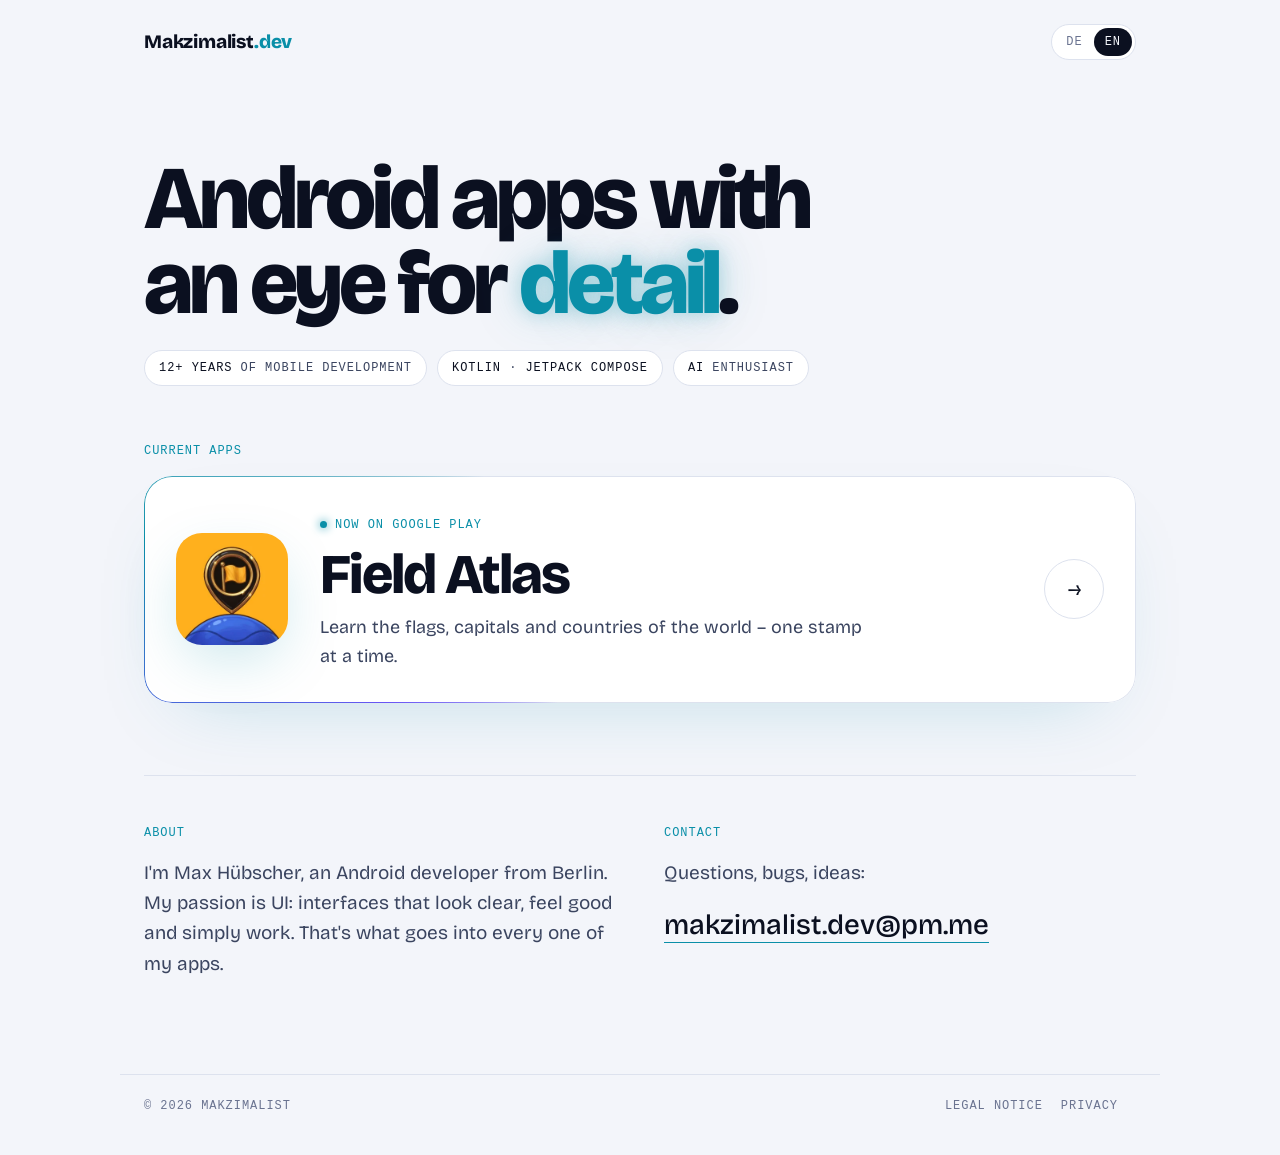
<file: index.html>
<!doctype html>
<html lang="de">
<head>
<meta charset="utf-8">
<meta name="viewport" content="width=device-width, initial-scale=1">
<title>Makzimalist – Android-Apps</title>
<meta name="description" content="Eigene Android-Apps von Max Hübscher, Android-Entwickler aus Berlin mit über zwölf Jahren Erfahrung im Mobile Development.">
<link rel="alternate" hreflang="de" href="https://makzimalist.github.io/">
<link rel="alternate" hreflang="en" href="https://makzimalist.github.io/en/">
<script src="/lang.js"></script>
<link rel="icon" href="/apps/flags-and-capitals/icon.webp">
<link rel="stylesheet" href="/style.css">
</head>
<body>
<header class="top wrap">
<a class="brand" href="/">Makzimalist<i>.dev</i></a>
<nav class="lang mono" aria-label="Sprache"><a aria-current="page">DE</a><a href="/en/" hreflang="en" lang="en">EN</a></nav>
</header>

<main class="wrap">
<section class="intro">
<h1>Android-Apps mit Liebe zum <span class="neon">Detail</span>.</h1>
<ul class="facts mono">
<li><b>12+ Jahre</b> Mobile Development</li>
<li><b>Kotlin</b> · <b>Jetpack Compose</b></li>
<li><b>KI</b>-Enthusiast</li>
</ul>
</section>

<section class="apps" id="apps">
<span class="label mono">Aktuelle Apps</span>
<a class="cell" href="/apps/flags-and-capitals/">
<img src="/apps/flags-and-capitals/icon.webp" alt="" width="112" height="112">
<div>
<span class="chip mono">Jetzt bei Google Play</span>
<h2>Field Atlas</h2>
<p>Flaggen, Hauptstädte und Länder der Welt lernen – Stempel für Stempel.</p>
</div>
<span class="go" aria-hidden="true">→</span>
</a>
</section>

<section class="about" id="about">
<div>
<span class="label mono">Über</span>
<p>Ich bin Max Hübscher, Android-Entwickler aus Berlin. Meine Leidenschaft ist UI: Oberflächen, die klar aussehen, sich gut anfühlen und einfach funktionieren. Genau das steckt in jeder meiner Apps.</p>
</div>
<div>
<span class="label mono">Kontakt</span>
<p>Fragen, Fehler, Wünsche:</p>
<a class="mail" href="mailto:&#109;&#97;&#107;&#122;&#105;&#109;&#97;&#108;&#105;&#115;&#116;&#46;&#100;&#101;&#118;&#64;&#112;&#109;&#46;&#109;&#101;">&#109;&#97;&#107;&#122;&#105;&#109;&#97;&#108;&#105;&#115;&#116;&#46;&#100;&#101;&#118;&#64;&#112;&#109;&#46;&#109;&#101;</a>
</div>
</section>
</main>

<footer class="foot wrap mono">
<span>© 2026 Makzimalist</span>
<span><a href="/de/impressum.html">Impressum</a><a href="/de/datenschutz.html">Datenschutz</a></span>
</footer>
</body>
</html>
</file>
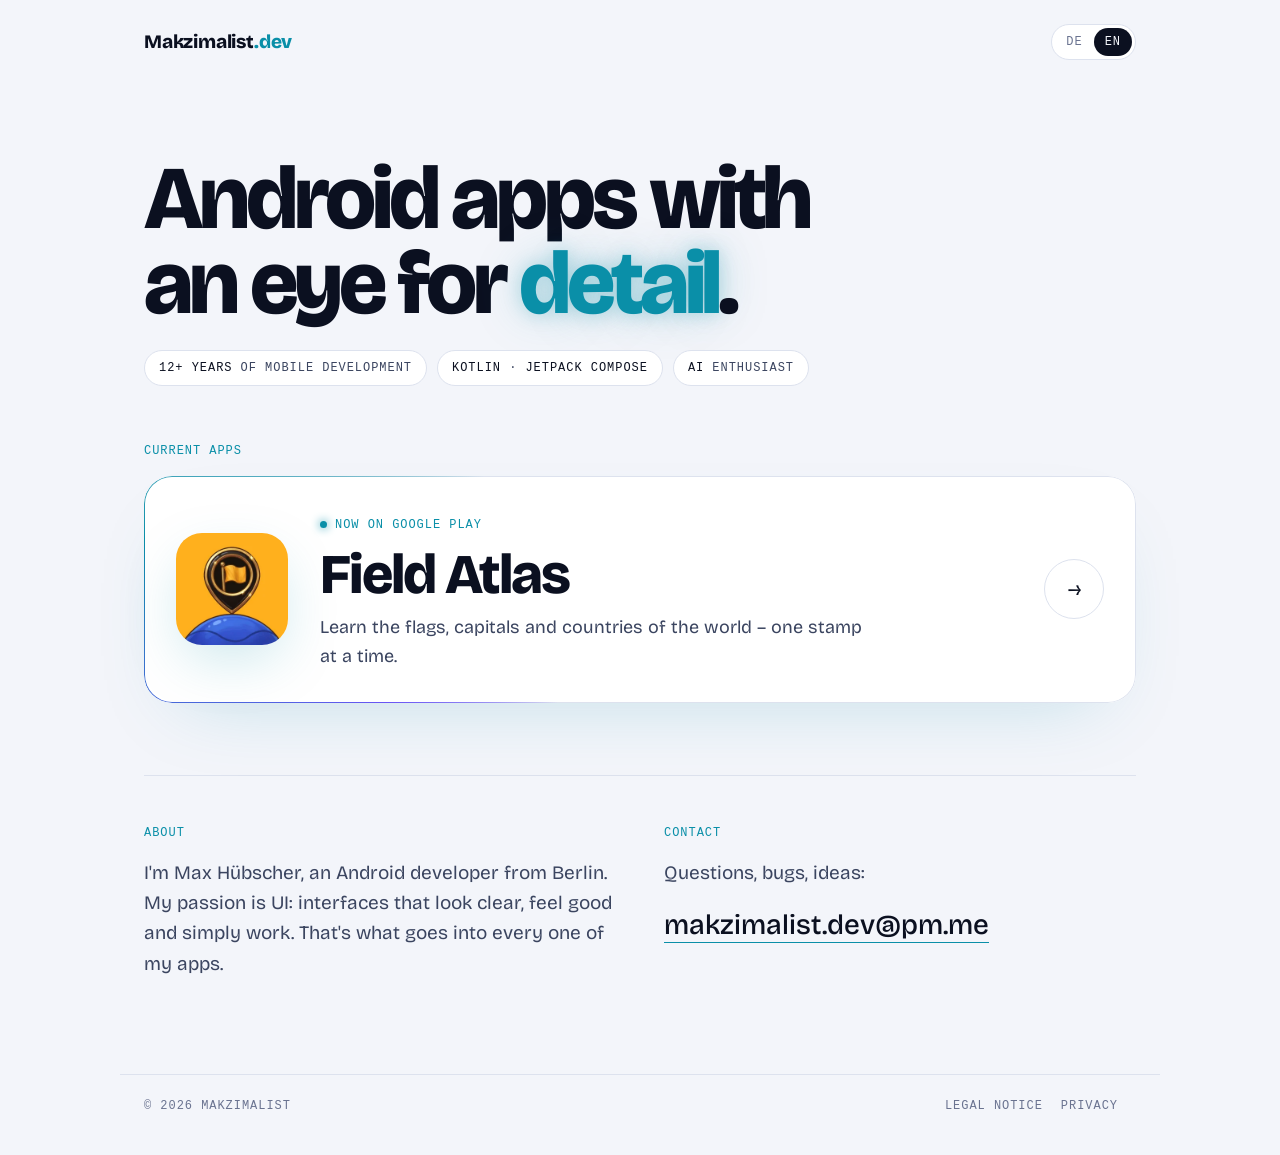
<file: en/index.html>
<!doctype html>
<html lang="en">
<head>
<meta charset="utf-8">
<meta name="viewport" content="width=device-width, initial-scale=1">
<title>Makzimalist – Android apps</title>
<meta name="description" content="Android apps by Max Hübscher, an Android developer from Berlin with more than twelve years of experience in mobile development.">
<link rel="alternate" hreflang="de" href="https://makzimalist.github.io/">
<link rel="alternate" hreflang="en" href="https://makzimalist.github.io/en/">
<script src="/lang.js"></script>
<link rel="icon" href="/apps/flags-and-capitals/icon.webp">
<link rel="stylesheet" href="/style.css">
</head>
<body>
<header class="top wrap">
<a class="brand" href="/en/">Makzimalist<i>.dev</i></a>
<nav class="lang mono" aria-label="Language"><a href="/" hreflang="de" lang="de">DE</a><a aria-current="page">EN</a></nav>
</header>

<main class="wrap">
<section class="intro">
<h1>Android apps with an eye for <span class="neon">detail</span>.</h1>
<ul class="facts mono">
<li><b>12+ years</b> of mobile development</li>
<li><b>Kotlin</b> · <b>Jetpack Compose</b></li>
<li><b>AI</b> enthusiast</li>
</ul>
</section>

<section class="apps" id="apps">
<span class="label mono">Current apps</span>
<a class="cell" href="/apps/flags-and-capitals/en/">
<img src="/apps/flags-and-capitals/icon.webp" alt="" width="112" height="112">
<div>
<span class="chip mono">Now on Google Play</span>
<h2>Field Atlas</h2>
<p>Learn the flags, capitals and countries of the world – one stamp at a time.</p>
</div>
<span class="go" aria-hidden="true">→</span>
</a>
</section>

<section class="about" id="about">
<div>
<span class="label mono">About</span>
<p>I'm Max Hübscher, an Android developer from Berlin. My passion is UI: interfaces that look clear, feel good and simply work. That's what goes into every one of my apps.</p>
</div>
<div>
<span class="label mono">Contact</span>
<p>Questions, bugs, ideas:</p>
<a class="mail" href="mailto:&#109;&#97;&#107;&#122;&#105;&#109;&#97;&#108;&#105;&#115;&#116;&#46;&#100;&#101;&#118;&#64;&#112;&#109;&#46;&#109;&#101;">&#109;&#97;&#107;&#122;&#105;&#109;&#97;&#108;&#105;&#115;&#116;&#46;&#100;&#101;&#118;&#64;&#112;&#109;&#46;&#109;&#101;</a>
</div>
</section>
</main>

<footer class="foot wrap mono">
<span>© 2026 Makzimalist</span>
<span><a href="/en/legal-notice.html">Legal notice</a><a href="/en/privacy.html">Privacy</a></span>
</footer>
</body>
</html>
</file>
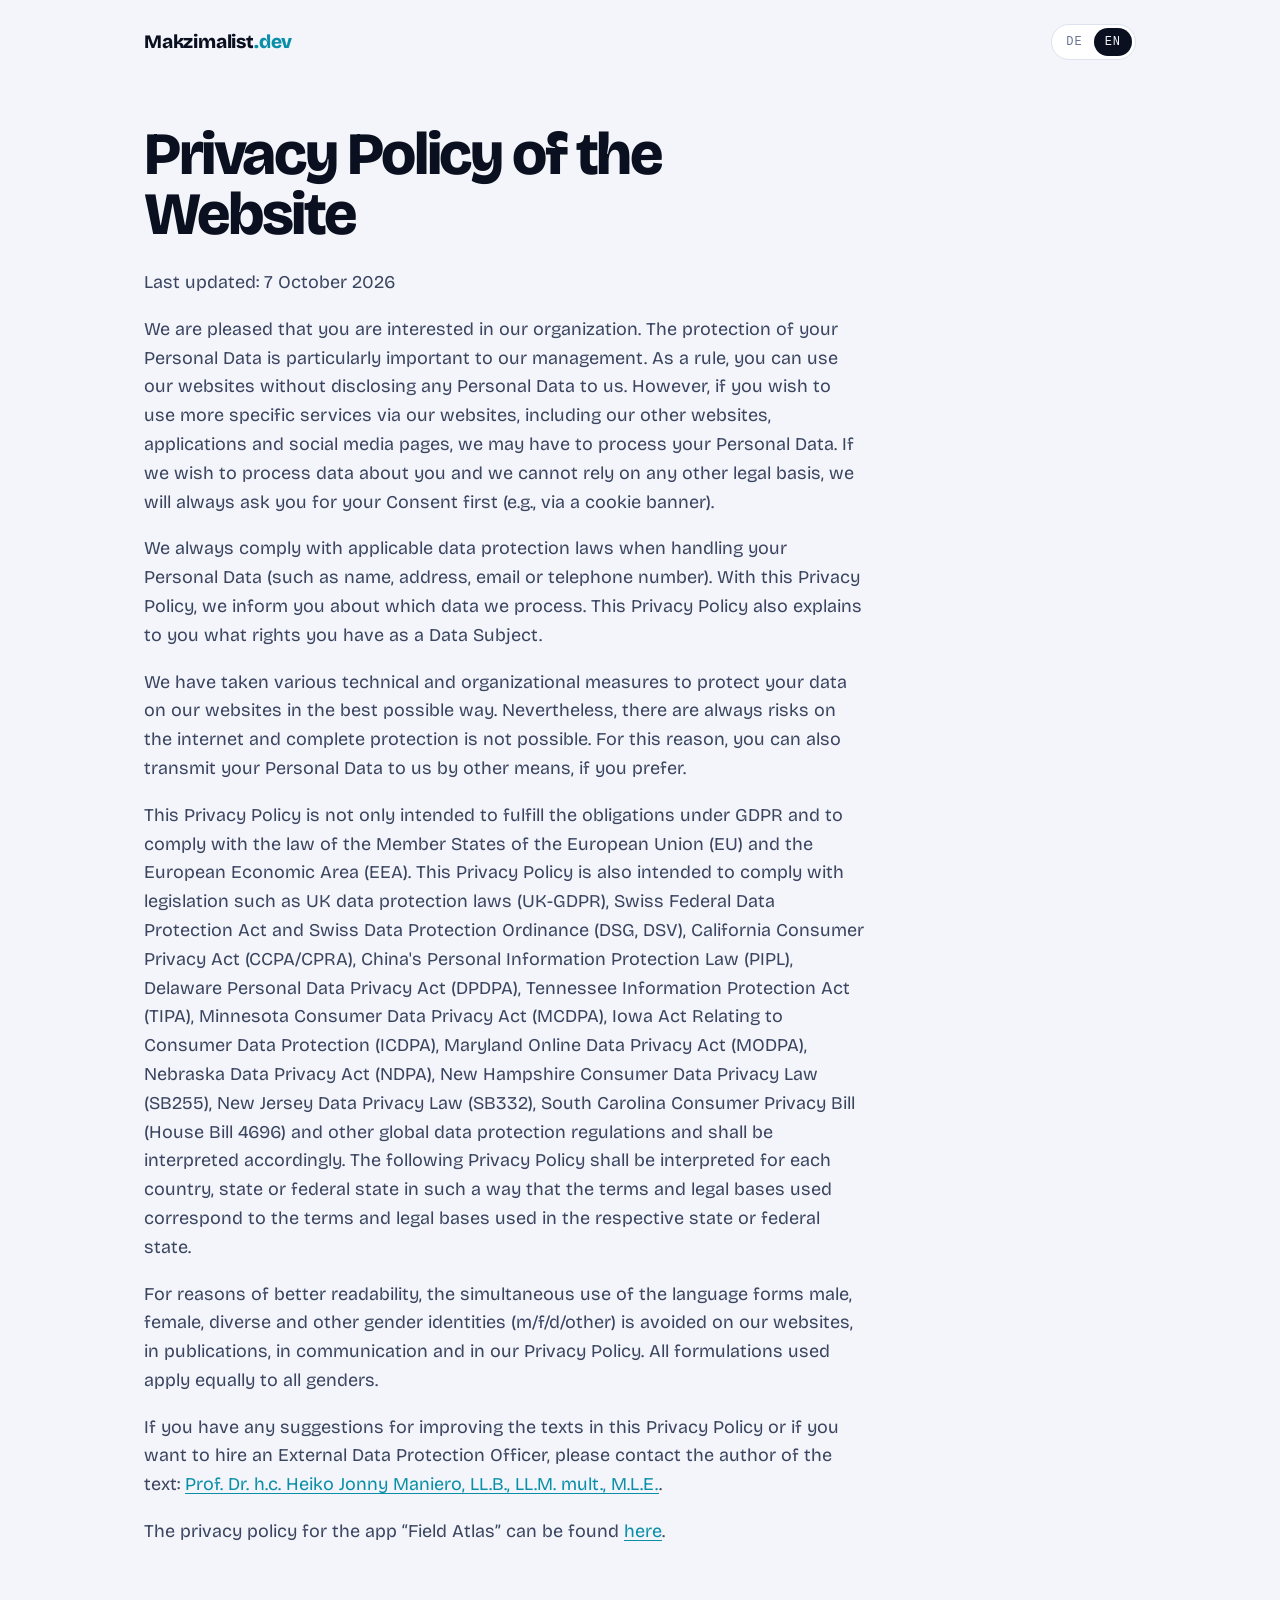
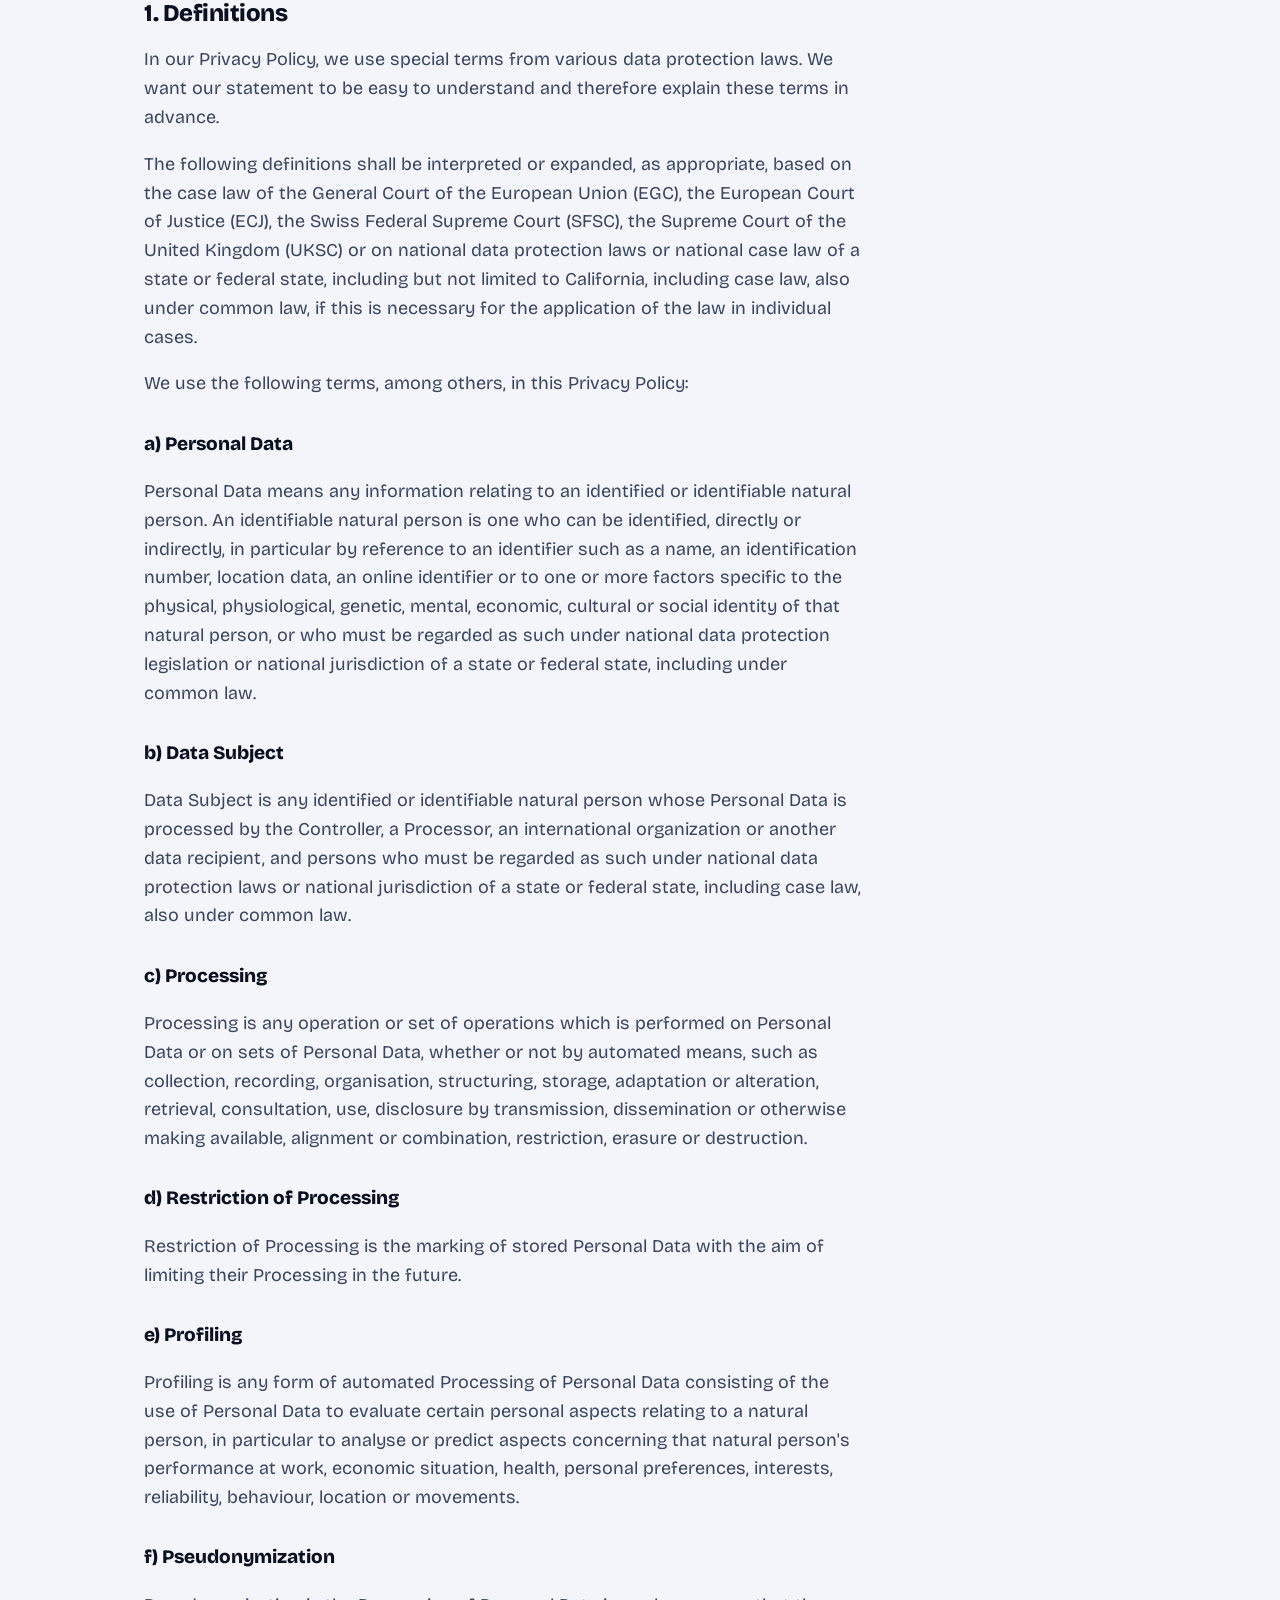
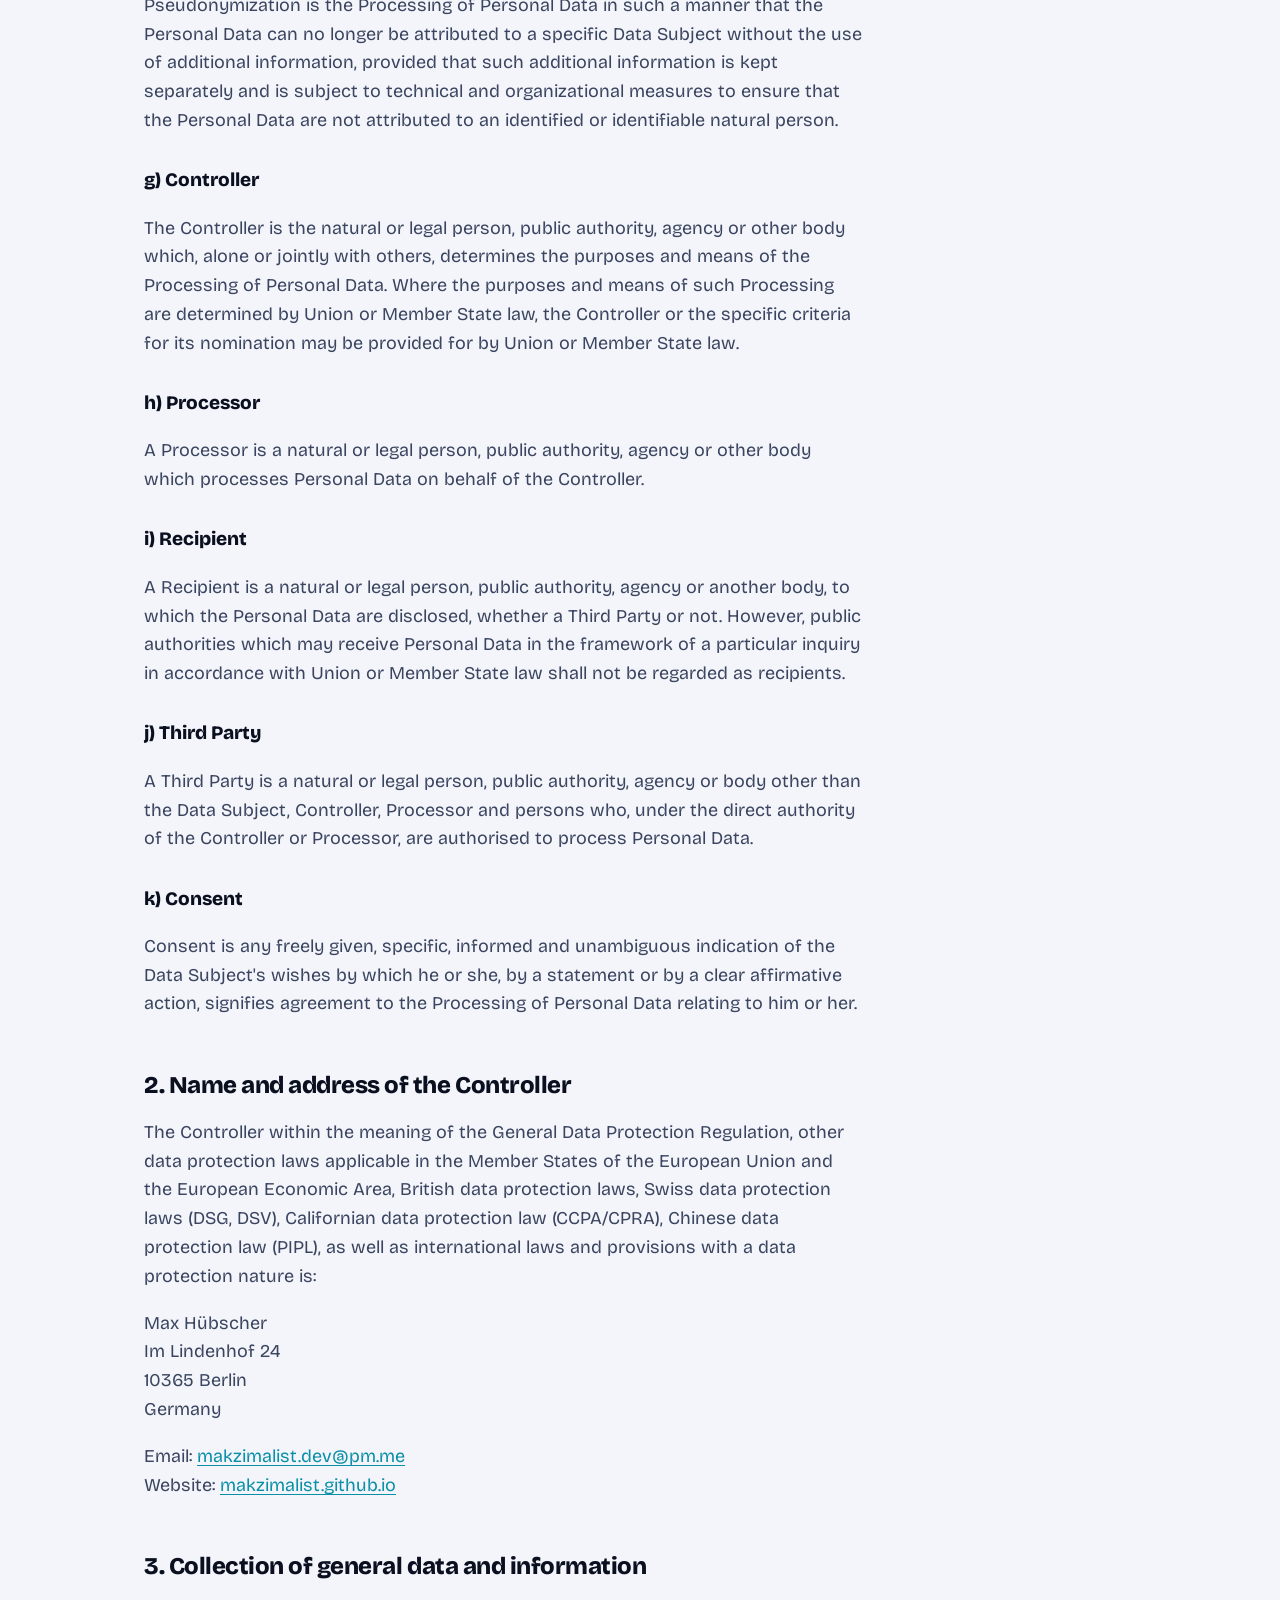
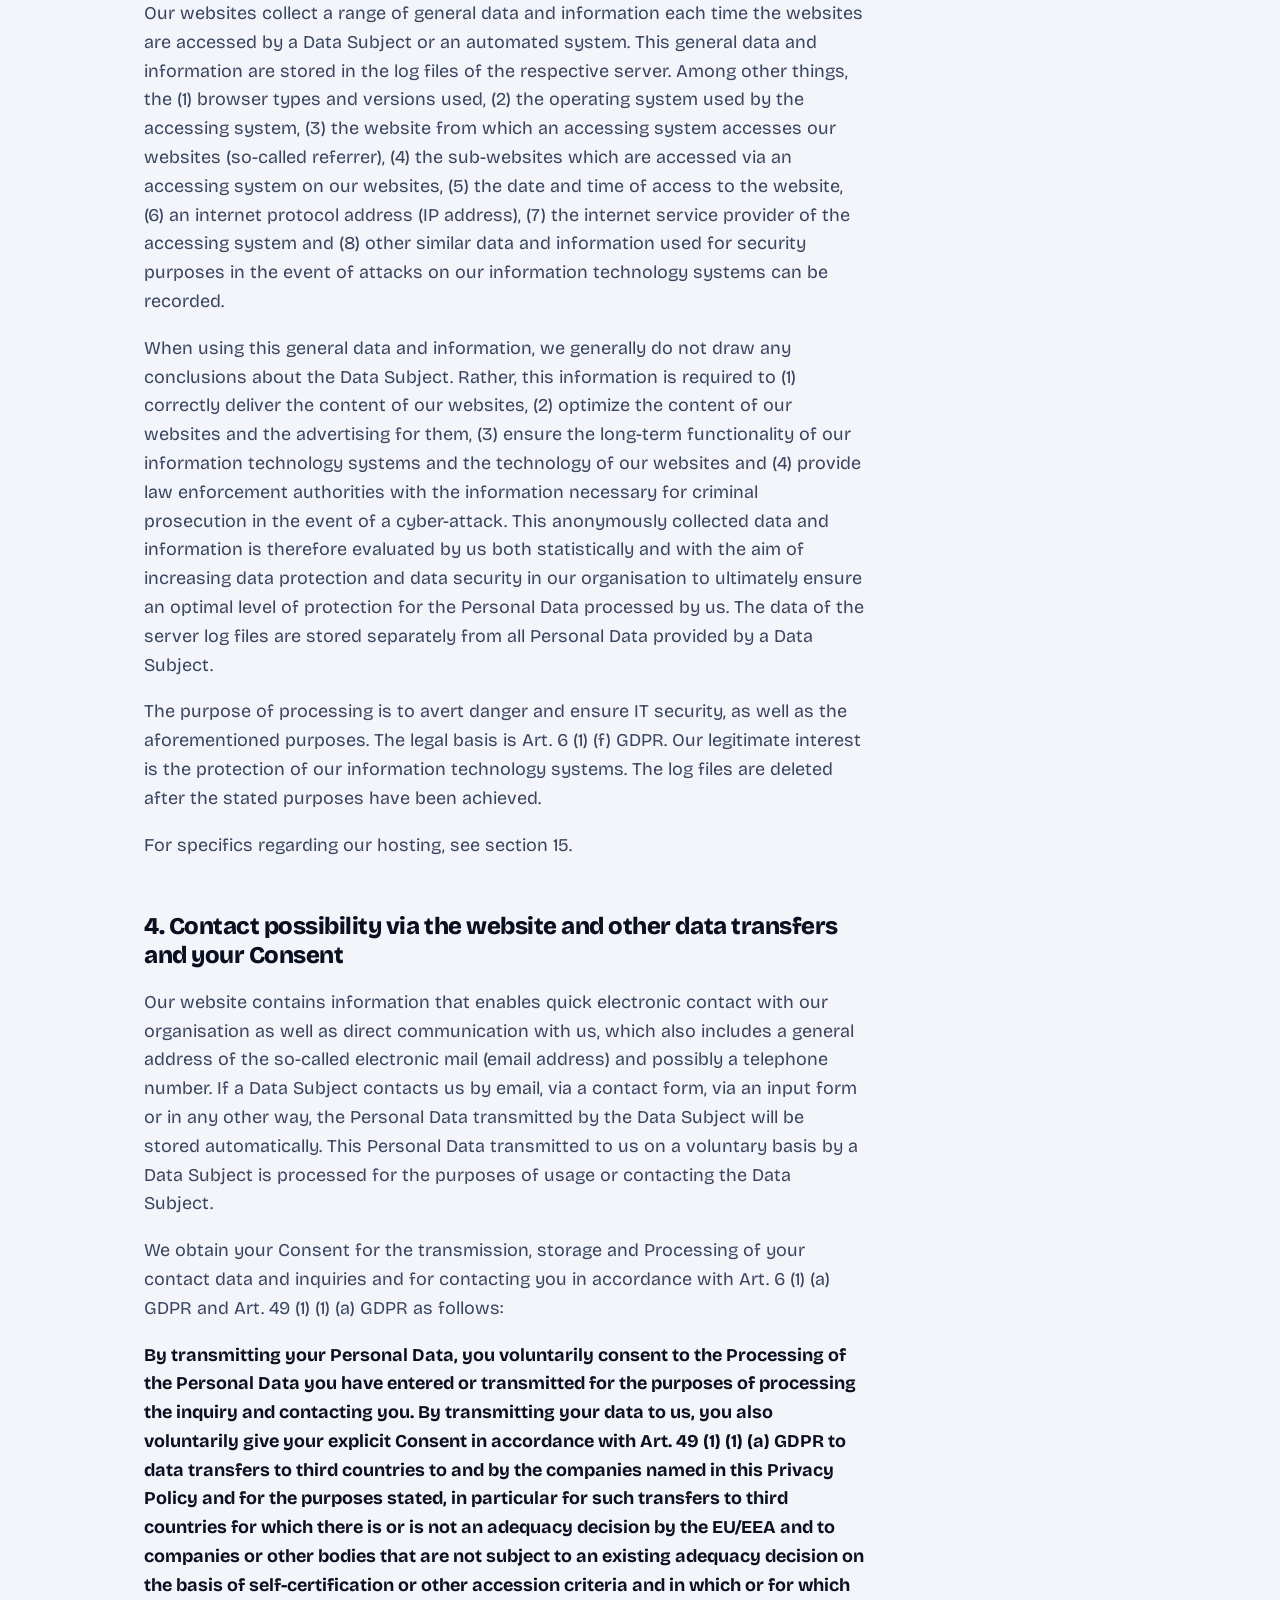
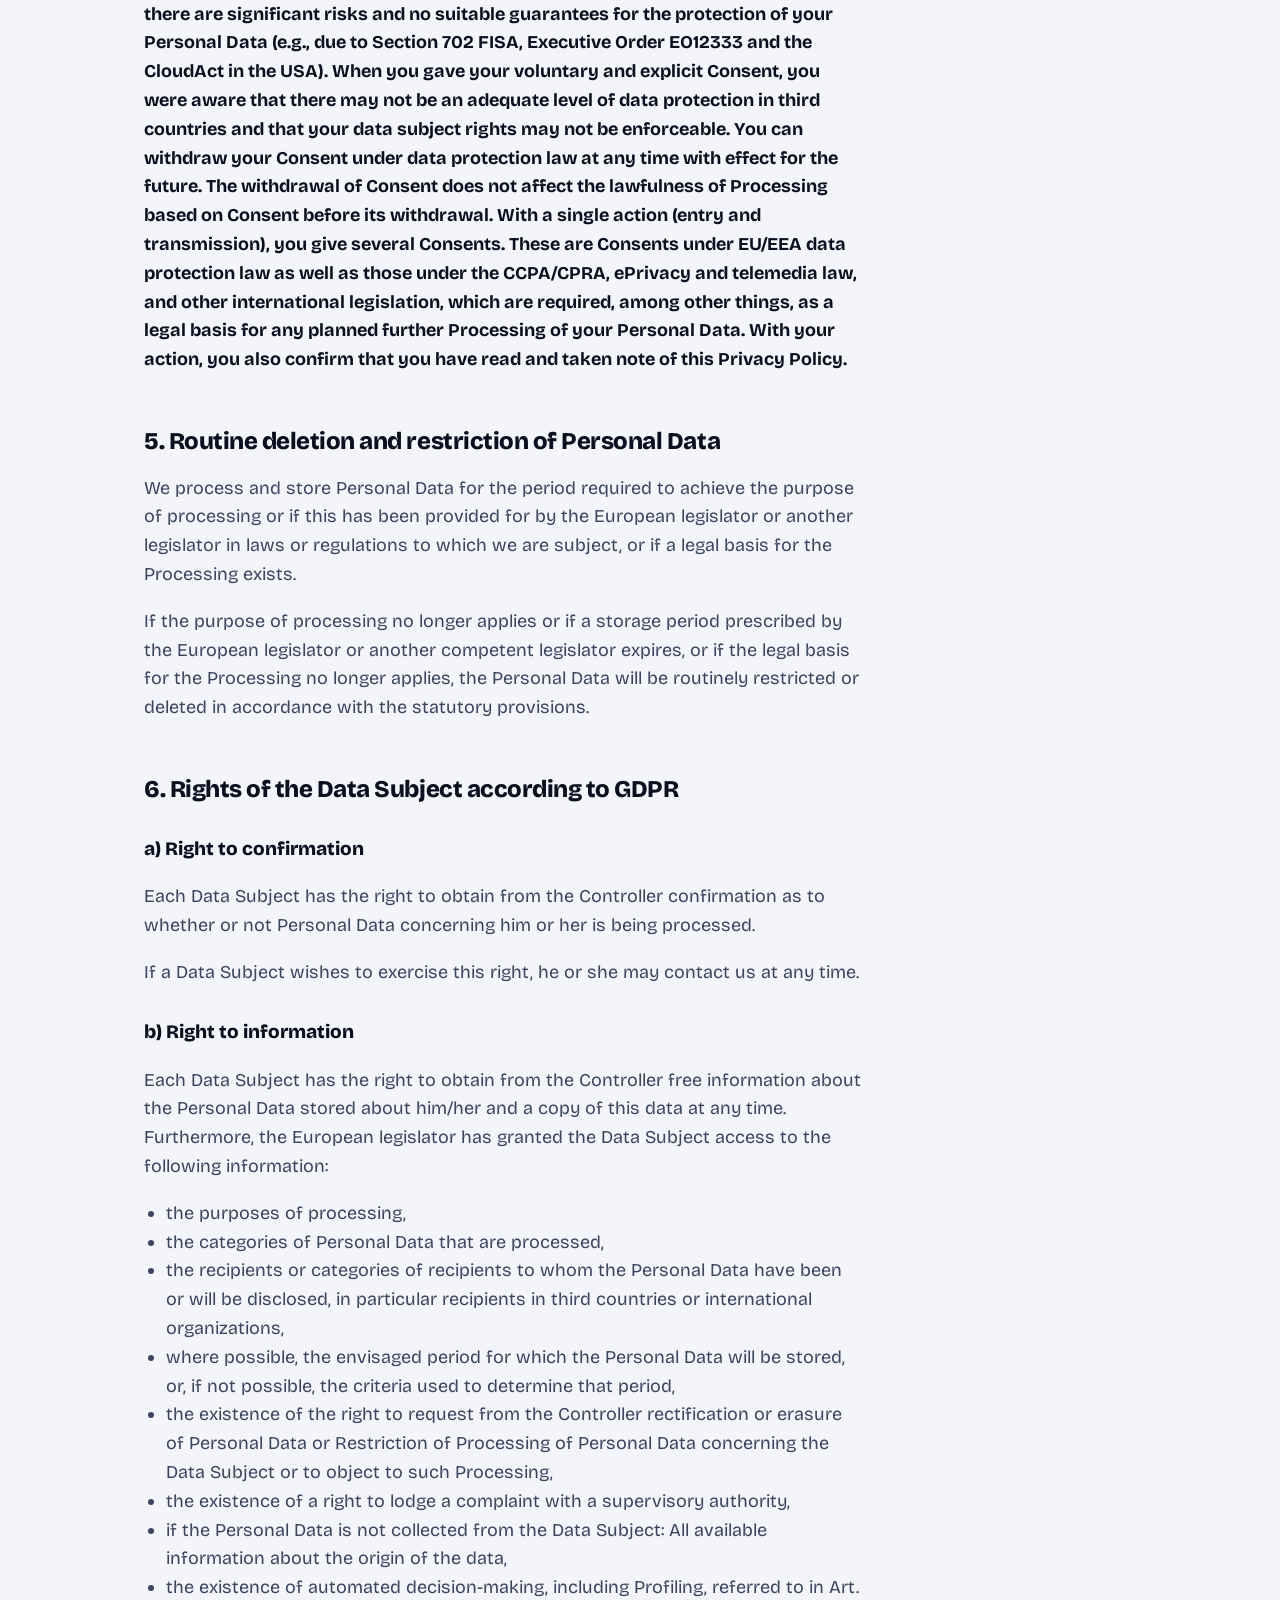
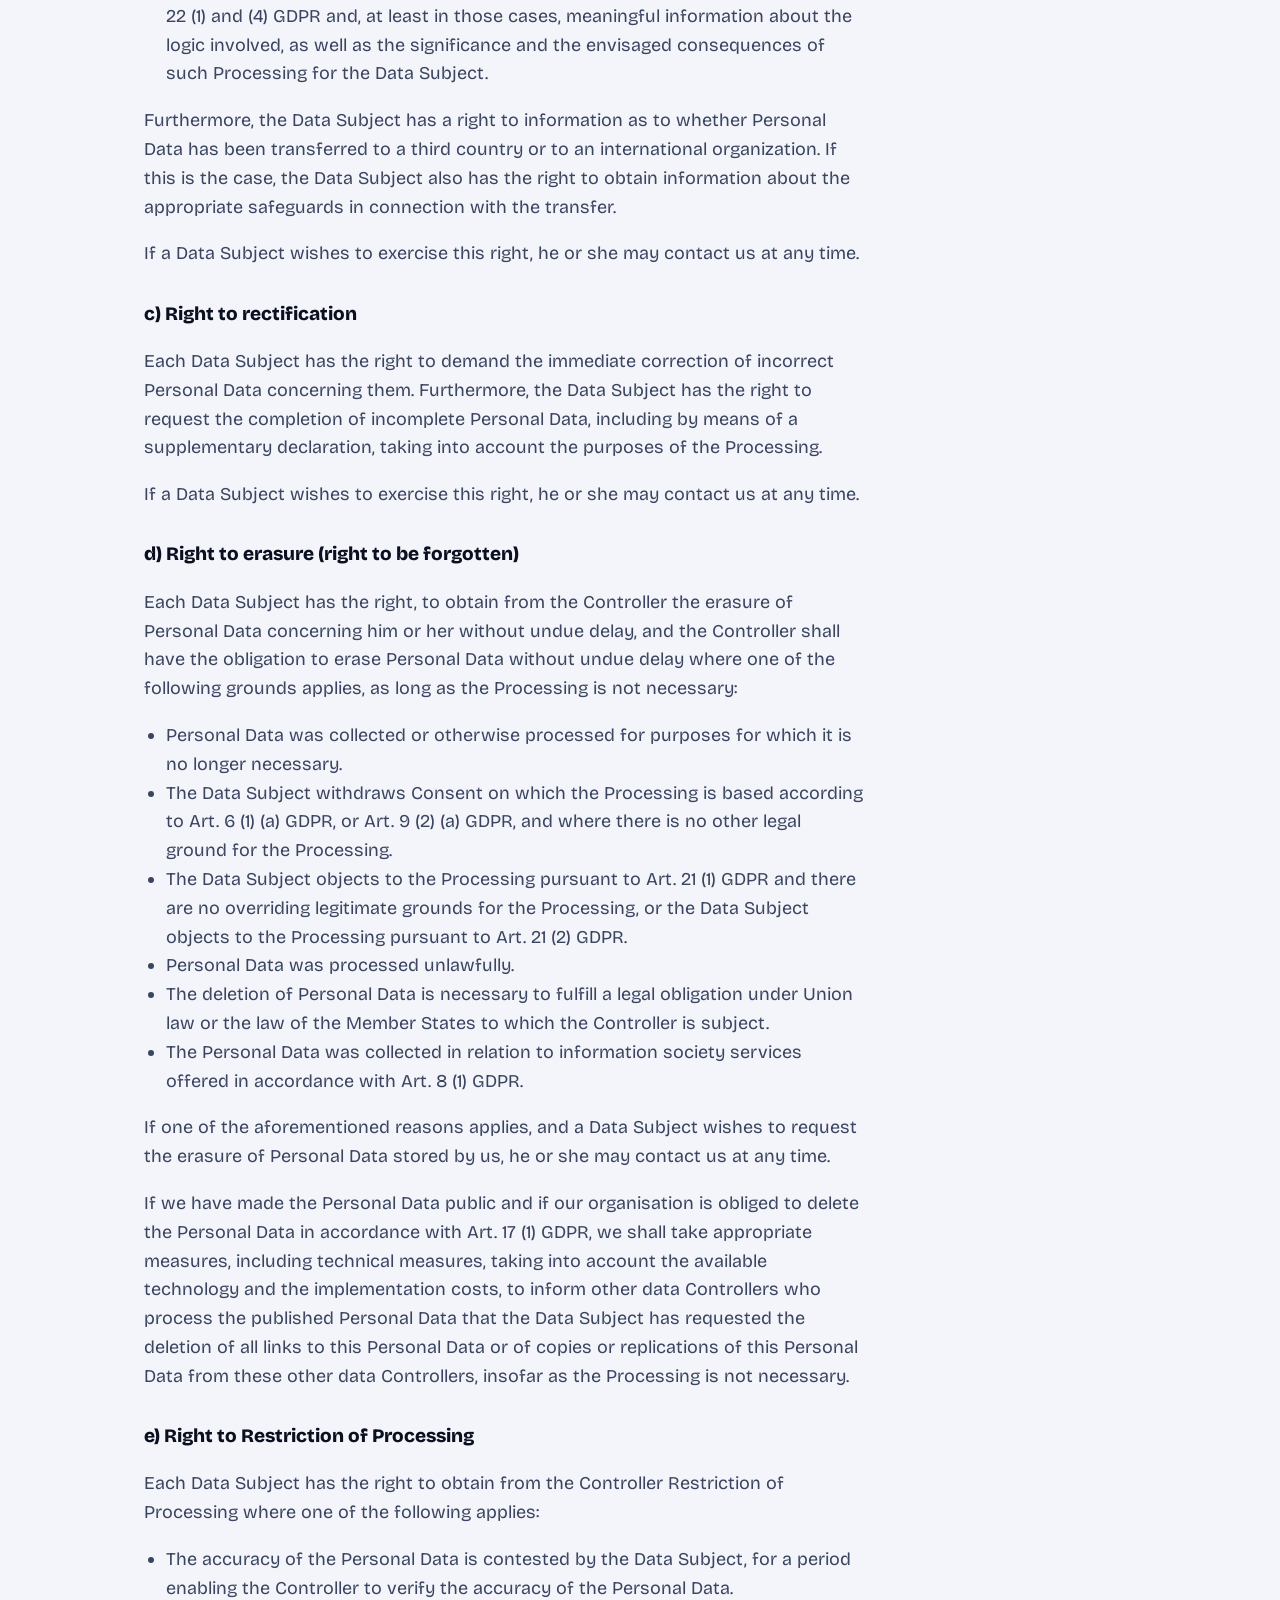
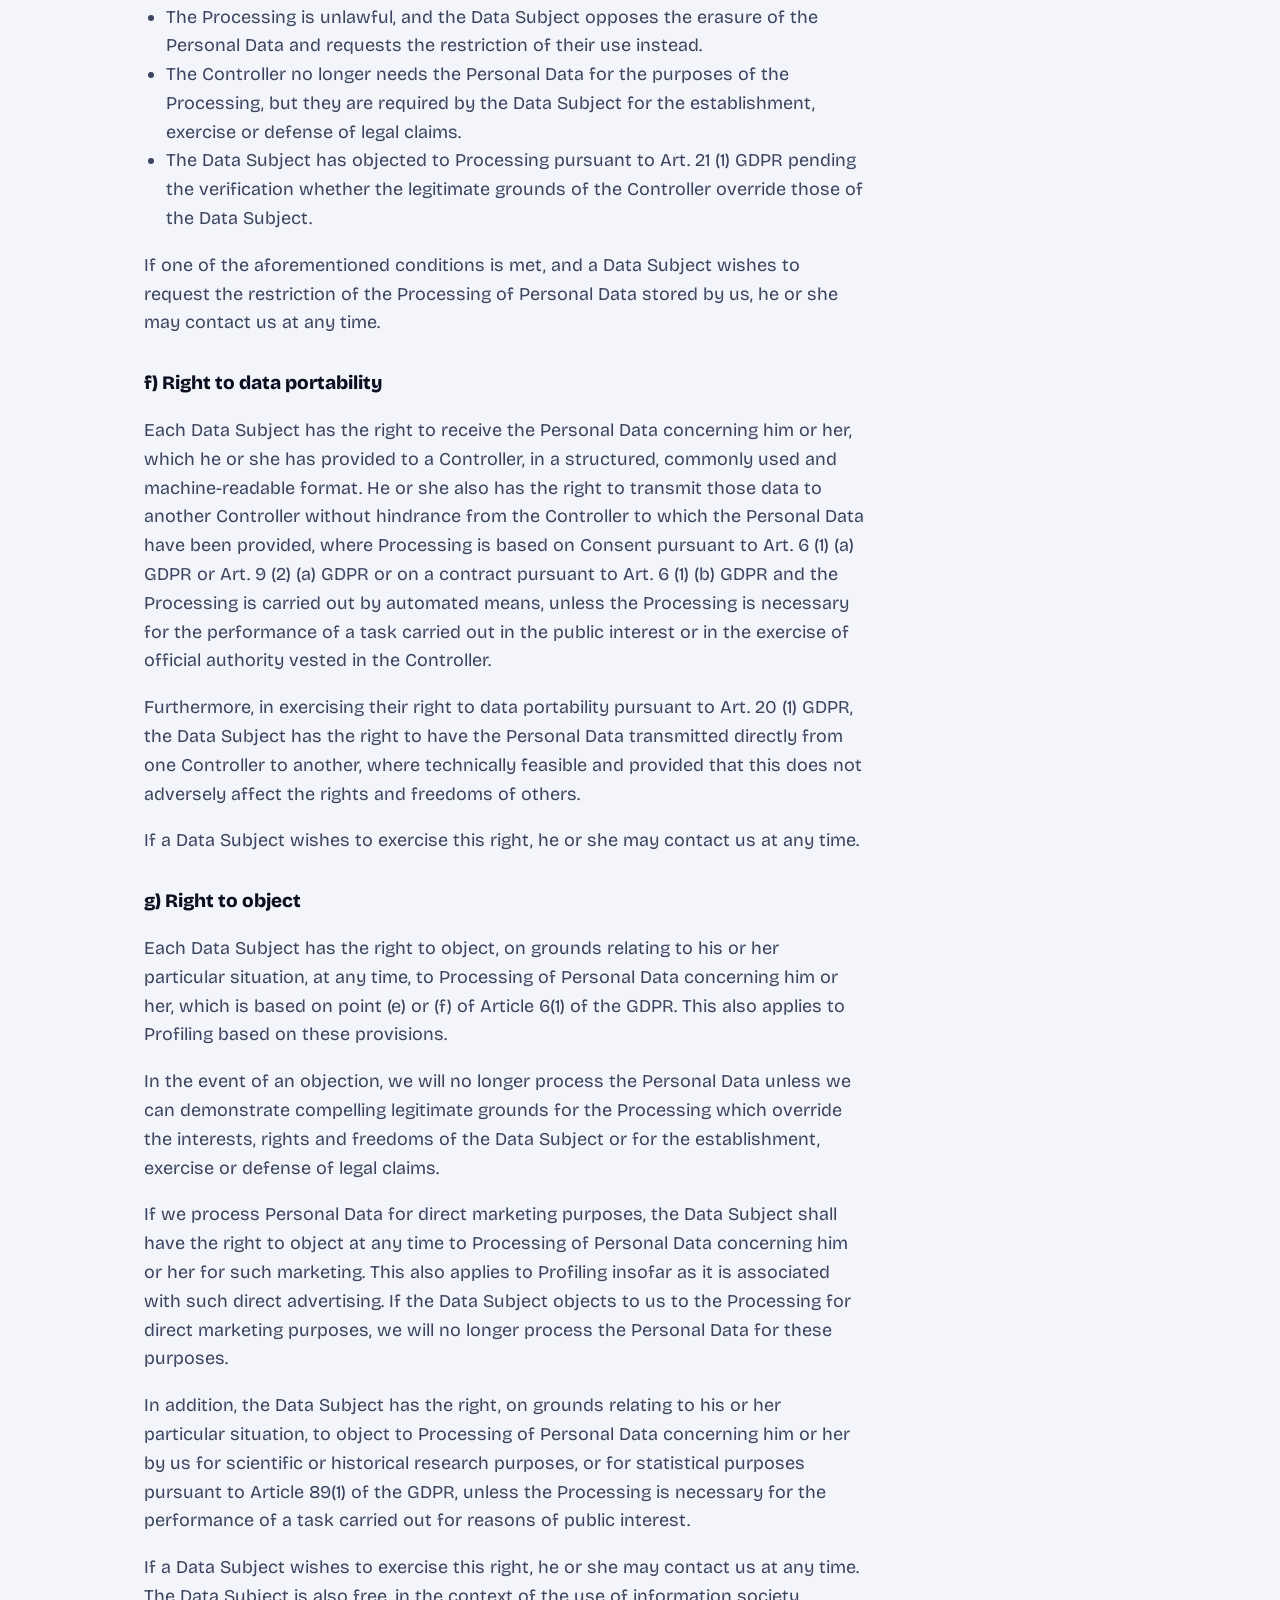
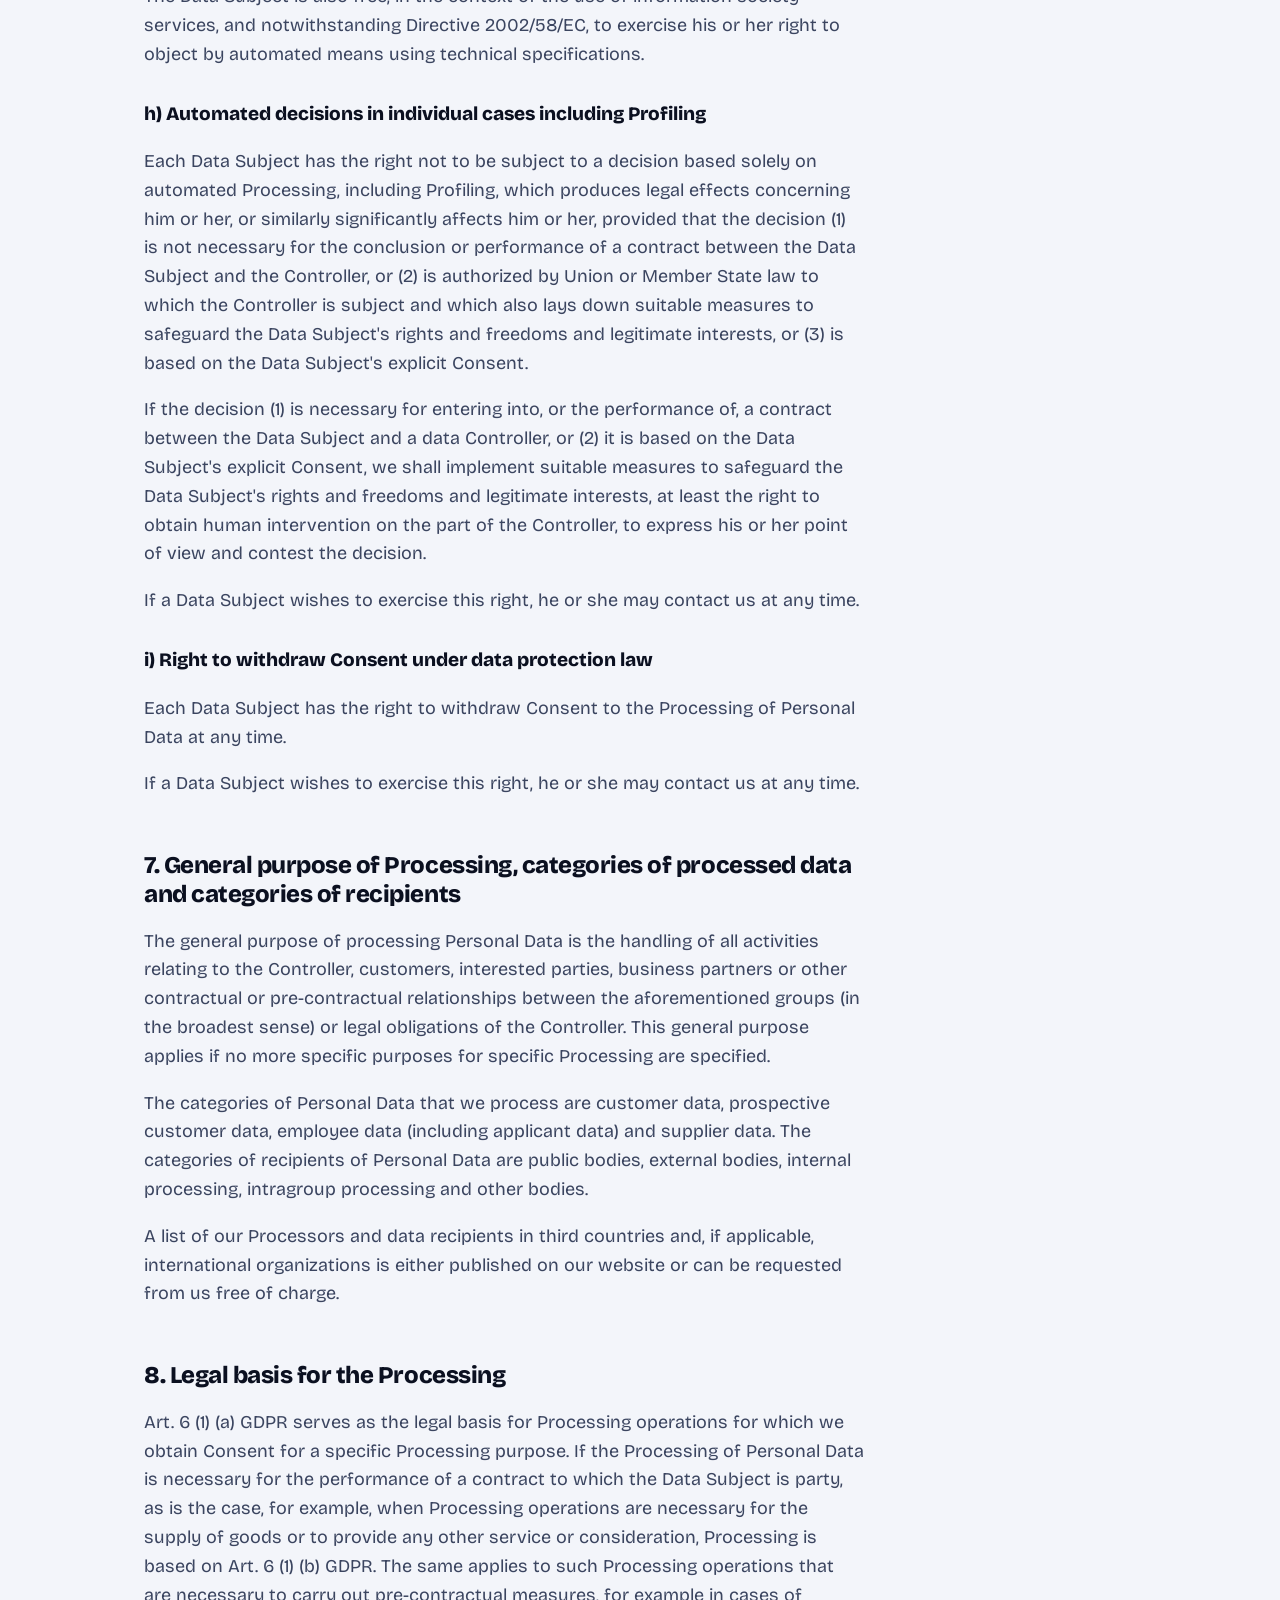
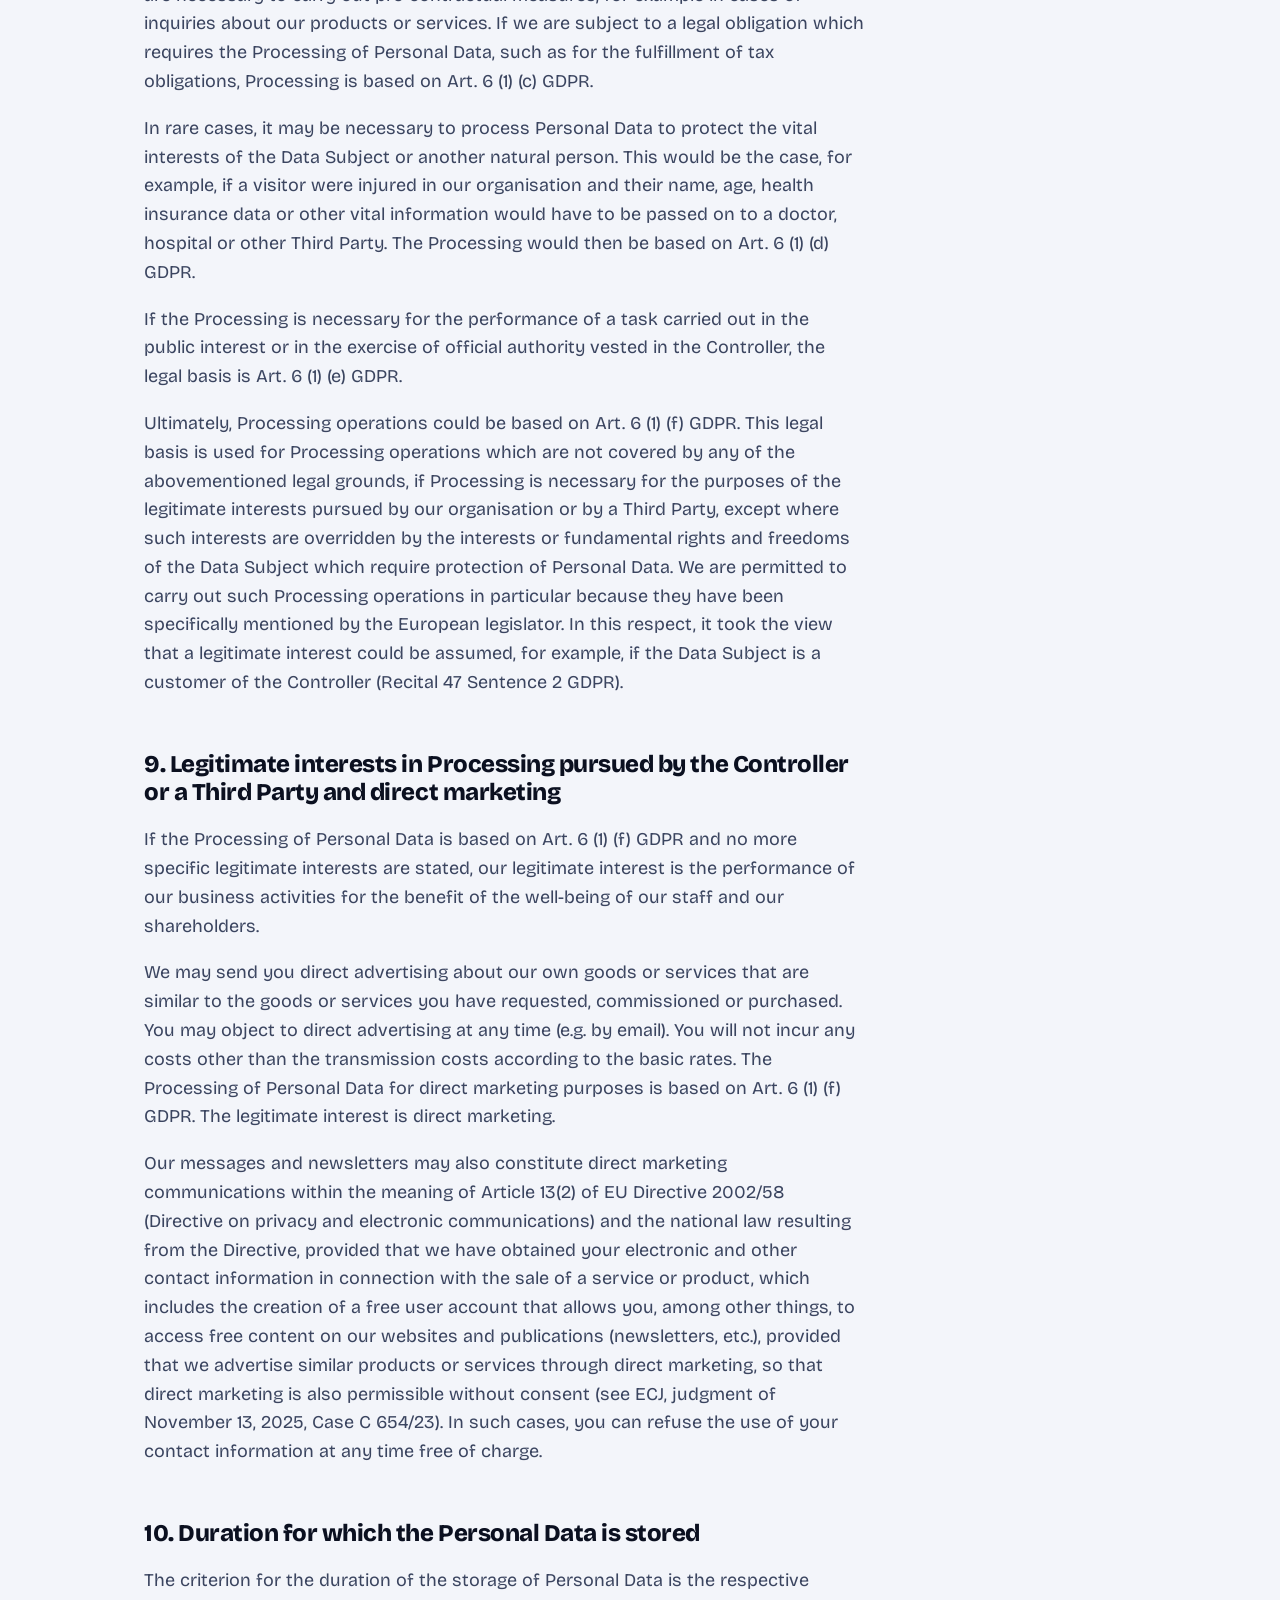
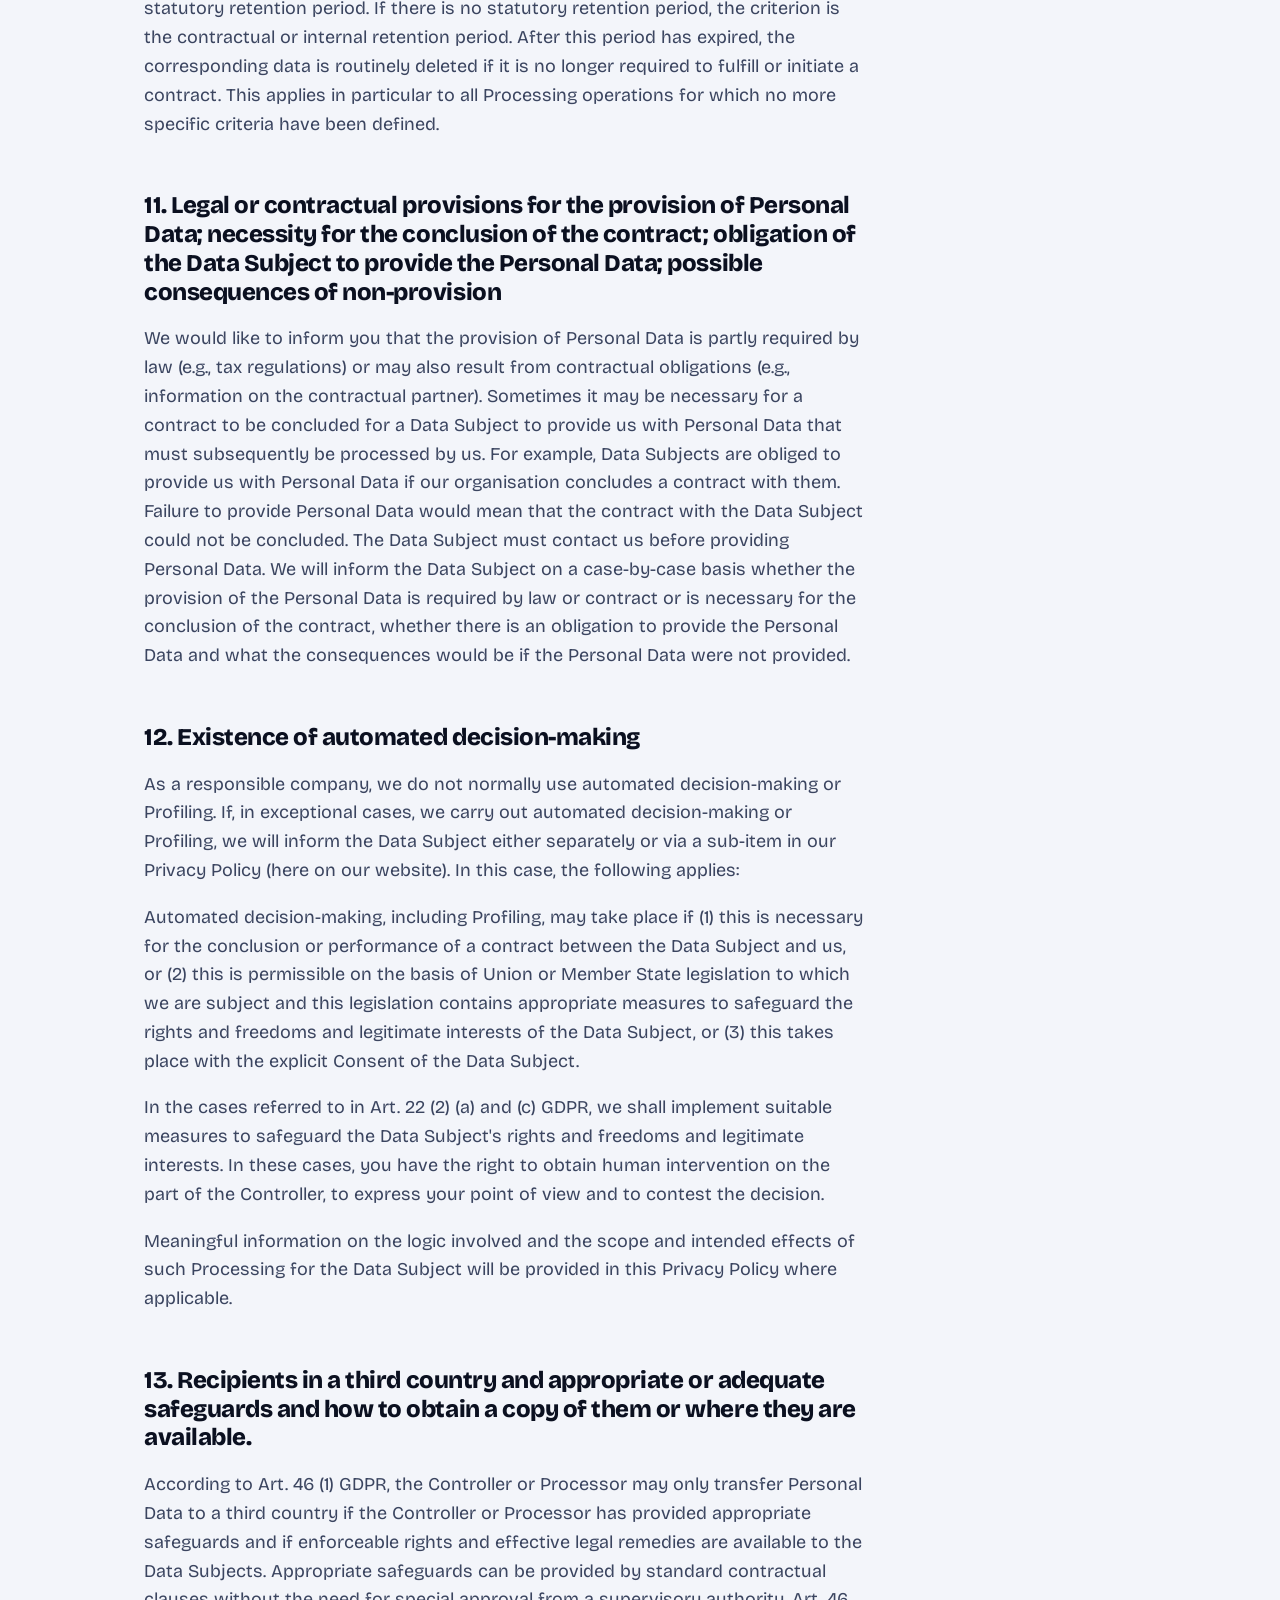
<file: de/datenschutz.html>
<!doctype html>
<html lang="de">
<head>
<meta charset="utf-8">
<meta name="viewport" content="width=device-width, initial-scale=1">
<title>Datenschutzerklärung der Website – Makzimalist</title>
<link rel="alternate" hreflang="de" href="https://makzimalist.github.io/de/datenschutz.html">
<link rel="alternate" hreflang="en" href="https://makzimalist.github.io/en/privacy.html">
<script src="/lang.js"></script>
<link rel="icon" href="/apps/flags-and-capitals/icon.webp">
<link rel="stylesheet" href="/style.css">
</head>
<body>
<header class="top wrap">
<a class="brand" href="/">Makzimalist<i>.dev</i></a>
<nav class="lang mono" aria-label="Sprache"><a aria-current="page">DE</a><a href="/en/privacy.html" hreflang="en" lang="en">EN</a></nav>
</header>

<main class="wrap prose">
<h1>Datenschutzerklärung der Website</h1>
<p>Stand: 7. Oktober 2026</p>
<p>Es freut uns sehr, dass Sie sich für unsere Organisation interessieren. Der Schutz Ihrer personenbezogenen Daten ist unserer Geschäftsleitung besonders wichtig. Sie können unsere Webseiten nutzen, ohne uns dabei personenbezogene Daten preiszugeben. Sofern Sie jedoch speziellere Dienste über unsere Webseiten, andere Internetauftritte, Applikationen und Social Media Seiten von uns eingeschlossen, in Anspruch nehmen möchten, müssen wir gegebenenfalls Ihre personenbezogenen Daten verarbeiten. Sofern wir Daten über Sie verarbeiten möchten und wir uns auf keine andere Rechtsgrundlage berufen können, fragen wir Sie immer zuerst nach Ihrer Einwilligung (z.B. über einem Cookie-Banner).</p>
<p>Wir halten uns beim Umgang mit Ihren personenbezogenen Daten (wie Name, Adresse, E-Mail oder Telefonnummer) stets an die geltenden Datenschutzgesetze. Mit dieser Datenschutzerklärung informieren wir Sie darüber, welche Daten wir verarbeiten. Außerdem erfahren Sie in dieser Datenschutzerklärung, welche Betroffenenrechte Sie haben.</p>
<p>Wir haben unterschiedliche technische und organisatorische Maßnahmen ergriffen, um Ihre Daten auf unseren Webseiten bestmöglich zu schützen. Trotzdem gibt es im Internet immer Risiken, und ein vollständiger Schutz ist nicht möglich. Deshalb können Sie uns Ihre personenbezogenen Daten auch auf anderen Wegen übermitteln, wenn Sie das vorziehen.</p>
<p>Diese Datenschutzerklärung dient nicht nur zur Erfüllung der Pflichten aus der DS-GVO und zur Einhaltung des Rechts der Mitgliedstaaten der Europäischen Union (EU) und des Europäischen Wirtschaftsraums (EWR). Diese Datenschutzerklärung soll auch der Einhaltung der Rechtsvorschriften, wie etwa aus Großbritannien (UK-GDPR), Schweizer Bundesgesetz über den Datenschutz und Schweizer Datenschutzverordnung (DSG, DSV), California Consumer Privacy Act (CCPA/CPRA), Chinas Personal Information Protection Law (PIPL), Delaware Personal Data Privacy Act (DPDPA), Tennessee Information Protection Act (TIPA), Minnesota Consumer Data Privacy Act (MCDPA), Iowa Act Relating to Consumer Data Protection (ICDPA), Maryland Online Data Privacy Act (MODPA), Nebraska Data Privacy Act (NDPA), New Hampshire Consumer Data Privacy Law (SB255), New Jersey Data Privacy Law (SB332), South Carolina Consumer Privacy Bill (House Bill 4696) und anderer globaler Datenschutzvorschriften dienen und entsprechend interpretiert werden. Die nachstehende Datenschutzerklärung ist für jedes Land, jeden Staat oder Bundesstaat so auszulegen, dass die verwendeten Begrifflichkeiten und Rechtsgrundlagen, denen im jeweiligen Staat oder Bundesstaat genutzten Begriffen und Rechtsgrundlagen entsprechen.</p>
<p>Aus Gründen der besseren Lesbarkeit wird auf unseren Webseiten, in Veröffentlichungen, in der Kommunikation und in unserer Datenschutzerklärung auf die gleichzeitige Verwendung der Sprachformen männlich, weiblich, divers und andere geschlechtliche Identitäten (m/w/d/andere) verzichtet. Alle verwendeten Formulierungen gelten gleichermaßen für alle Geschlechter.</p>
<p>Für Verbesserungsvorschläge hinsichtlich der Texte in dieser Datenschutzerklärung, oder wenn Sie einen Externen Datenschutzbeauftragten benötigen, wenden Sie sich bitte an den Urheber der Texte: <a href="https://www.linkedin.com/in/heikomaniero/">Prof. Dr. h.c. Heiko Jonny Maniero, LL.B., LL.M. mult., M.L.E.</a>.</p>
<p>Die Datenschutzerklärung zur App „Field Atlas“ finden Sie <a href="/apps/flags-and-capitals/de/datenschutz.html">hier</a>.</p>
<h2>1. Definitionen</h2>
<p>In unserer Datenschutzerklärung verwenden wir spezielle Begriffe aus verschiedenen Datenschutzgesetzen. Wir möchten, dass unsere Erklärung leicht verständlich ist, und erklären deshalb vorab diese Begrifflichkeiten.</p>
<p>Nachstehende Definitionen sind gegebenenfalls anhand der Rechtsprechung des Gerichts der Europäischen Union (EuG), des Europäischen Gerichtshofs (EuGH), des Schweizerischen Bundesgerichts (BGE), des Supreme Court of the United Kingdom (UKSC) oder anhand von nationalen Datenschutzgesetzen oder nationaler Rechtsprechung eines Staates oder Bundesstaates, inklusive aber nicht limitiert auf Kalifornien, inklusive Richterrecht, auch unter Common Law, auszulegen oder zu erweitern, wenn dies für die Rechtsanwendung im Einzelfall erforderlich ist.</p>
<p>Wir verwenden in dieser Datenschutzerklärung unter anderem die folgenden Begriffe:</p>
<h3>a) personenbezogene Daten</h3>
<p>Personenbezogene Daten sind alle Informationen, die sich auf eine identifizierte oder identifizierbare natürliche Person (im Folgenden gegebenenfalls „betroffene Person") beziehen. Als identifizierbar wird eine natürliche Person angesehen, die direkt oder indirekt, insbesondere mittels Zuordnung zu einer Kennung wie einem Namen, zu einer Kennnummer, zu Standortdaten, zu einer Online-Kennung oder zu einem oder mehreren besonderen Merkmalen, die Ausdruck der physischen, physiologischen, genetischen, psychischen, wirtschaftlichen, kulturellen oder sozialen Identität dieser natürlichen Person sind, identifiziert werden kann, oder die aufgrund von nationalen Datenschutzgesetzen oder der nationalen Rechtsprechung eines Staates oder Bundesstaates, inklusive Richterrecht, auch unter Common Law, als solche angesehen werden müssen.</p>
<h3>b) betroffene Person</h3>
<p>Betroffene Person ist jede identifizierte oder identifizierbare natürliche Person, deren personenbezogene Daten von dem Verantwortlichen, einem Auftragsverarbeiter, einer internationalen Organisation oder einem anderen Datenempfänger verarbeitet werden, und Personen die aufgrund von nationalen Datenschutzgesetzen oder der nationalen Rechtsprechung eines Staates oder Bundesstaates, inklusive Richterrecht, auch unter Common Law, als solche angesehen werden müssen.</p>
<h3>c) Verarbeitung</h3>
<p>Verarbeitung ist jeder mit oder ohne Hilfe automatisierter Verfahren ausgeführte Vorgang oder jede solche Vorgangsreihe im Zusammenhang mit personenbezogenen Daten wie das Erheben, das Erfassen, die Organisation, das Ordnen, die Speicherung, die Anpassung oder Veränderung, das Auslesen, das Abfragen, die Verwendung, die Offenlegung durch Übermittlung, Verbreitung oder eine andere Form der Bereitstellung, der Abgleich oder die Verknüpfung, die Einschränkung, das Löschen oder die Vernichtung.</p>
<h3>d) Einschränkung der Verarbeitung</h3>
<p>Einschränkung der Verarbeitung ist die Markierung gespeicherter personenbezogener Daten mit dem Ziel, ihre künftige Verarbeitung einzuschränken.</p>
<h3>e) Profiling</h3>
<p>Profiling ist jede Art der automatisierten Verarbeitung personenbezogener Daten, die darin besteht, dass die personenbezogenen Daten verwendet werden, um bestimmte persönliche Aspekte, die sich auf eine natürliche Person beziehen, zu bewerten, insbesondere, um Aspekte bezüglich Arbeitsleistung, wirtschaftlicher Lage, Gesundheit, persönlicher Vorlieben, Interessen, Zuverlässigkeit, Verhalten, Aufenthaltsort oder Ortswechsel der natürlichen Person zu analysieren oder vorherzusagen.</p>
<h3>f) Pseudonymisierung</h3>
<p>Pseudonymisierung ist die Verarbeitung personenbezogener Daten in einer Weise, auf welche die personenbezogenen Daten ohne Hinzuziehung zusätzlicher Informationen nicht mehr einer spezifischen betroffenen Person zugeordnet werden können, sofern diese zusätzlichen Informationen gesondert aufbewahrt werden und technischen und organisatorischen Maßnahmen unterliegen, die gewährleisten, dass die personenbezogenen Daten nicht einer identifizierten oder identifizierbaren natürlichen Person zugewiesen werden.</p>
<h3>g) Verantwortlicher</h3>
<p>Verantwortlicher ist die natürliche oder juristische Person, Behörde, Einrichtung oder andere Stelle, die allein oder gemeinsam mit anderen über die Zwecke und Mittel der Verarbeitung von personenbezogenen Daten entscheidet. Sind die Zwecke und Mittel der Verarbeitung durch das Unionsrecht oder das Recht der Mitgliedstaaten vorgegeben, so kann der Verantwortliche beziehungsweise können die bestimmten Kriterien seiner Benennung nach dem Unionsrecht oder dem Recht der Mitgliedstaaten vorgesehen werden.</p>
<h3>h) Auftragsverarbeiter</h3>
<p>Auftragsverarbeiter ist eine natürliche oder juristische Person, Behörde, Einrichtung oder andere Stelle, die personenbezogene Daten im Auftrag des Verantwortlichen verarbeitet.</p>
<h3>i) Empfänger</h3>
<p>Empfänger ist eine natürliche oder juristische Person, Behörde, Einrichtung oder andere Stelle, der personenbezogene Daten offengelegt werden, unabhängig davon, ob es sich bei ihr um einen Dritten handelt oder nicht. Behörden, die im Rahmen eines bestimmten Untersuchungsauftrags nach dem Unionsrecht oder dem Recht der Mitgliedstaaten möglicherweise personenbezogene Daten erhalten, gelten jedoch nicht als Empfänger.</p>
<h3>j) Dritter</h3>
<p>Dritter ist eine natürliche oder juristische Person, Behörde, Einrichtung oder andere Stelle außer der betroffenen Person, dem Verantwortlichen, dem Auftragsverarbeiter und den Personen, die unter der unmittelbaren Verantwortung des Verantwortlichen oder des Auftragsverarbeiters befugt sind, die personenbezogenen Daten zu verarbeiten.</p>
<h3>k) Einwilligung</h3>
<p>Einwilligung ist jede von der betroffenen Person freiwillig für den bestimmten Fall in informierter Weise und unmissverständlich abgegebene Willensbekundung in Form einer Erklärung oder einer sonstigen eindeutigen bestätigenden Handlung, mit der die betroffene Person zu verstehen gibt, dass sie mit der Verarbeitung der sie betreffenden personenbezogenen Daten einverstanden ist.</p>
<h2>2. Name und Anschrift des Verantwortlichen</h2>
<p>Verantwortlicher im Sinne der Datenschutz-Grundverordnung, sonstiger in den Mitgliedstaaten der Europäischen Union und im Europäischen Wirtschaftsraum geltenden Datenschutzgesetze, der britischen Datenschutzgesetze, der Schweizer Datenschutzgesetze (DSG, DSV), der kalifornischen Datenschutzgesetze (CCPA/CPRA), des chinesischen Datenschutzrechts (PIPL), sowie internationaler Gesetze und anderer Bestimmungen mit datenschutzrechtlichem Charakter ist die:</p>
<p>Max Hübscher<br>Im Lindenhof 24<br>10365 Berlin</p>
<p>E-Mail: <a href="mailto:&#109;&#97;&#107;&#122;&#105;&#109;&#97;&#108;&#105;&#115;&#116;&#46;&#100;&#101;&#118;&#64;&#112;&#109;&#46;&#109;&#101;">&#109;&#97;&#107;&#122;&#105;&#109;&#97;&#108;&#105;&#115;&#116;&#46;&#100;&#101;&#118;&#64;&#112;&#109;&#46;&#109;&#101;</a><br>Website: <a href="https://makzimalist.github.io/">makzimalist.github.io</a></p>
<h2>3. Erfassung von allgemeinen Daten und Informationen</h2>
<p>Unsere Webseiten erfassen mit jedem Aufruf der Webseiten durch eine betroffene Person oder ein automatisiertes System eine Reihe von allgemeinen Daten und Informationen. Diese allgemeinen Daten und Informationen werden in den Logfiles des jeweiligen Servers gespeichert. Erfasst werden können unter anderem die (1) verwendeten Browsertypen und Versionen, (2) das vom zugreifenden System verwendete Betriebssystem, (3) die Webseite, von welcher ein zugreifendes System auf unsere Webseiten gelangt (sogenannte Referrer), (4) die Unterwebseiten, welche über ein zugreifendes System auf unseren Webseiten angesteuert werden, (5) das Datum und die Uhrzeit eines Zugriffs auf die Webseite, (6) eine Internet-Protokoll-Adresse (IP-Adresse), (7) der Internet-Service-Provider des zugreifenden Systems und (8) sonstige ähnliche Daten und Informationen, die der Gefahrenabwehr im Falle von Angriffen auf unsere informationstechnologischen Systeme dienen.</p>
<p>Bei der Nutzung dieser allgemeinen Daten und Informationen ziehen wir keine Rückschlüsse auf die betroffene Person. Diese Informationen werden vielmehr benötigt, um (1) die Inhalte unserer Webseiten korrekt auszuliefern, (2) die Inhalte unserer Webseiten sowie die Werbung für diese zu optimieren, (3) die dauerhafte Funktionsfähigkeit unserer informationstechnologischen Systeme und der Technik unserer Webseiten zu gewährleisten sowie (4) um Strafverfolgungsbehörden im Falle eines Cyberangriffes die zur Strafverfolgung notwendigen Informationen bereitzustellen. Diese anonym erhobenen Daten und Informationen werden durch uns daher einerseits statistisch und ferner mit dem Ziel ausgewertet, den Datenschutz und die Datensicherheit in unserem Unternehmen zu erhöhen, um letztlich ein optimales Schutzniveau für die von uns verarbeiteten personenbezogenen Daten sicherzustellen. Die Daten der Server-Logfiles werden getrennt von allen durch eine betroffene Person angegebenen personenbezogenen Daten gespeichert.</p>
<p>Zweck der Verarbeitung ist die Gefahrenabwehr und die Gewährleistung der IT-Sicherheit, sowie die vorerwähnten Zwecke. Rechtsgrundlage ist Art. 6 (1) (f) DS-GVO. Unser berechtigtes Interesse ist insbesondere der Schutz unserer informationstechnologischen Systeme. Die Löschung der Logfiles erfolgt, nachdem die angegebenen Zwecke erreicht wurden.</p>
<p>Zu den Besonderheiten bei unserem Hosting siehe Abschnitt 15.</p>
<h2>4. Kontaktmöglichkeit über die Webseite und andere Datenübermittlungen und Ihre Einwilligung</h2>
<p>Unsere Webseiten enthalten Angaben, die eine schnelle elektronische Kontaktaufnahme zu unserem Unternehmen sowie eine unmittelbare Kommunikation mit uns ermöglichen, was ebenfalls eine allgemeine Adresse der sogenannten elektronischen Post (E-Mail-Adresse) und ggf. eine Telefonnummer umfasst. Sofern eine betroffene Person per E-Mail, über ein Kontaktformular, über ein Eingabeformular oder anderweitig mit uns Kontakt aufnimmt, werden die von der betroffenen Person übermittelten personenbezogenen Daten automatisch gespeichert. Solche auf freiwilliger Basis von einer betroffenen Person an uns übermittelten personenbezogenen Daten werden für Zwecke der Bearbeitung oder der Kontaktaufnahme zur betroffenen Person verarbeitet.</p>
<p>Für die Übermittlung, Speicherung und Verarbeitung Ihrer Kontaktdaten und Anfragen und die Kontaktaufnahme holen wir Ihre Einwilligung nach Art. 6 (1) (a) DS-GVO und Art. 49 (1) (1) (a) DS-GVO wie folgt ein:</p>
<p><strong>Mit der Übermittlung Ihrer personenbezogenen Daten willigen Sie freiwillig in die Verarbeitung Ihrer eingegebenen oder übermittelten personenbezogenen Daten zu Zwecken der Bearbeitung der Anfrage und in die Kontaktaufnahme ein. Indem Sie Ihre Daten an uns übermitteln, erteilen Sie auch freiwillig eine ausdrückliche Einwilligung gem. Art. 49 (1) (1) (a) DS-GVO in Datenübermittlungen an Drittländer zu den und durch die in dieser Datenschutzerklärung genannten Unternehmen und die genannten Zwecke, insbesondere für solche Übermittlungen an Drittländer für die ein oder kein Angemessenheitsbeschluss der EU/EWR vorliegt sowie an Unternehmen oder sonstige Stellen, die einem bestehenden Angemessenheitsbeschluss nicht aufgrund einer Selbstzertifizierung oder anderer Beitrittskriterien unterfallen, und in denen oder für die erhebliche Risiken und keine geeigneten Garantien für den Schutz Ihrer personenbezogenen Daten bestehen (z.B. wegen § 702 FISA, Executive Order EO12333 und dem CloudAct in den USA). Bei Abgabe Ihrer freiwilligen und ausdrücklichen Einwilligung war Ihnen bekannt, dass in Drittländern unter Umständen kein angemessenes Datenschutzniveau gegeben ist und das Ihre Betroffenenrechte gegebenenfalls nicht durchgesetzt werden können. Sie können Ihre datenschutzrechtliche Einwilligung jederzeit mit Wirkung für die Zukunft widerrufen. Durch den Widerruf der Einwilligung wird die Rechtmäßigkeit der aufgrund der Einwilligung bis zum Widerruf erfolgten Verarbeitung nicht berührt. Mit einer einzelnen Handlung (der Eingabe und Übermittlung), erteilen Sie mehrere Einwilligungen. Dabei handelt es sich sowohl um Einwilligungen nach dem EU/EWR-Datenschutzrecht als auch um die des CCPA/CPRA, ePrivacy und Telemedienrechts, und anderer internationaler Rechtsvorschriften, die unter anderem als Rechtsgrundlage für eine geplante weitere Verarbeitung Ihrer personenbezogenen Daten erforderlich sind. Mit Ihrer Handlung bestätigen Sie ebenfalls, diese Datenschutzerklärung gelesen und zur Kenntnis genommen zu haben.</strong></p>
<h2>5. Routinemäßige Löschung und Einschränkung von personenbezogenen Daten</h2>
<p>Wir verarbeiten und speichern personenbezogene Daten für den Zeitraum, der zur Erreichung des Zwecks der Verarbeitung erforderlich ist oder sofern dies durch den Europäischen Richtlinien- und Verordnungsgeber oder einen anderen Gesetzgeber in Gesetzen oder Vorschriften, welchen wir unterliegen, vorgesehen wurde, oder solange eine Rechtsgrundlage für die Verarbeitung besteht.</p>
<p>Entfällt der Zweck der Verarbeitung oder läuft eine vom Europäischen Richtlinien- und Verordnungsgeber oder einem anderen zuständigen Gesetzgeber vorgeschriebene Speicherfrist ab, oder entfällt die Rechtsgrundlage für die Verarbeitung, werden die personenbezogenen Daten routinemäßig und entsprechend den gesetzlichen Vorschriften eingeschränkt oder gelöscht.</p>
<h2>6. Rechte der betroffenen Person nach der DS-GVO</h2>
<h3>a) Recht auf Bestätigung</h3>
<p>Jede betroffene Person hat das Recht, von dem Verantwortlichen eine Bestätigung darüber zu verlangen, ob sie betreffende personenbezogene Daten verarbeitet werden.</p>
<p>Möchte eine betroffene Person dieses Recht in Anspruch nehmen, kann sie sich hierzu jederzeit an uns wenden.</p>
<h3>b) Recht auf Auskunft</h3>
<p>Jede betroffene Person hat das Recht, jederzeit von dem Verantwortlichen unentgeltliche Auskunft über die zu seiner Person gespeicherten personenbezogenen Daten und eine Kopie dieser Daten zu erhalten. Ferner hat der Europäische Richtlinien- und Verordnungsgeber der betroffenen Person Auskunft über folgende Informationen zugestanden:</p>
<ul><li>die Verarbeitungszwecke,</li><li>die Kategorien personenbezogener Daten, die verarbeitet werden,</li><li>die Empfänger oder Kategorien von Empfängern, gegenüber denen die personenbezogenen Daten offengelegt worden sind oder noch offengelegt werden, insbesondere bei Empfängern in Drittländern oder bei internationalen Organisationen,</li><li>falls möglich die geplante Dauer, für die die personenbezogenen Daten gespeichert werden, oder, falls dies nicht möglich ist, die Kriterien für die Festlegung dieser Dauer,</li><li>das Bestehen eines Rechts auf Berichtigung oder Löschung der sie betreffenden personenbezogenen Daten oder auf Einschränkung der Verarbeitung durch den Verantwortlichen oder eines Widerspruchsrechts gegen diese Verarbeitung,</li><li>das Bestehen eines Beschwerderechts bei einer Aufsichtsbehörde,</li><li>wenn die personenbezogenen Daten nicht bei der betroffenen Person erhoben werden: Alle verfügbaren Informationen über die Herkunft der Daten,</li><li>das Bestehen einer automatisierten Entscheidungsfindung einschließlich Profiling gemäß Art. 22 (1) und (4) DS-GVO und — zumindest in diesen Fällen — aussagekräftige Informationen über die involvierte Logik sowie die Tragweite und die angestrebten Auswirkungen einer derartigen Verarbeitung für die betroffene Person.</li></ul>
<p>Ferner steht der betroffenen Person ein Auskunftsrecht darüber zu, ob personenbezogene Daten an ein Drittland oder an eine internationale Organisation übermittelt wurden. Sofern dies der Fall ist, so steht der betroffenen Person im Übrigen das Recht zu, Auskunft über die geeigneten Garantien im Zusammenhang mit der Übermittlung zu erhalten.</p>
<p>Möchte eine betroffene Person dieses Recht in Anspruch nehmen, kann sie sich hierzu jederzeit an uns wenden.</p>
<h3>c) Recht auf Berichtigung</h3>
<p>Jede betroffene Person hat das Recht, die unverzügliche Berichtigung sie betreffender unrichtiger personenbezogener Daten zu verlangen. Ferner steht der betroffenen Person das Recht zu, unter Berücksichtigung der Zwecke der Verarbeitung, die Vervollständigung unvollständiger personenbezogener Daten — auch mittels einer ergänzenden Erklärung — zu verlangen.</p>
<p>Möchte eine betroffene Person dieses Recht in Anspruch nehmen, kann sie sich hierzu jederzeit an uns wenden.</p>
<h3>d) Recht auf Löschung (Recht auf Vergessen werden)</h3>
<p>Jede betroffene Person hat das Recht, von dem Verantwortlichen zu verlangen, dass die sie betreffenden personenbezogenen Daten unverzüglich gelöscht werden, sofern einer der folgenden Gründe zutrifft und soweit die Verarbeitung nicht erforderlich ist:</p>
<ul><li>Die personenbezogenen Daten wurden für solche Zwecke erhoben oder auf sonstige Weise verarbeitet, für welche sie nicht mehr notwendig sind.</li><li>Die betroffene Person widerruft ihre Einwilligung, auf die sich die Verarbeitung gemäß Art. 6 (1) (a) DS-GVO oder Art. 9 (2) (a) DS-GVO stützte, und es fehlt an einer anderweitigen Rechtsgrundlage für die Verarbeitung.</li><li>Die betroffene Person legt gemäß Art. 21 (1) DS-GVO Widerspruch gegen die Verarbeitung ein, und es liegen keine vorrangigen berechtigten Gründe für die Verarbeitung vor, oder die betroffene Person legt gemäß Art. 21 (2) DS-GVO Widerspruch gegen die Verarbeitung ein.</li><li>Die personenbezogenen Daten wurden unrechtmäßig verarbeitet.</li><li>Die Löschung der personenbezogenen Daten ist zur Erfüllung einer rechtlichen Verpflichtung nach dem Unionsrecht oder dem Recht der Mitgliedstaaten erforderlich, dem der Verantwortliche unterliegt.</li><li>Die personenbezogenen Daten wurden in Bezug auf angebotene Dienste der Informationsgesellschaft gemäß Art. 8 (1) DS-GVO erhoben.</li></ul>
<p>Sofern einer der oben genannten Gründe zutrifft und eine betroffene Person die Löschung von personenbezogenen Daten, die bei uns gespeichert sind, veranlassen möchte, kann sie sich hierzu jederzeit an uns wenden.</p>
<p>Wurden die personenbezogenen Daten von uns öffentlich gemacht und ist unsere Organisation als Verantwortlicher gemäß Art. 17 (1) DS-GVO zur Löschung der personenbezogenen Daten verpflichtet, so treffen wir unter Berücksichtigung der verfügbaren Technologie und der Implementierungskosten angemessene Maßnahmen, auch technischer Art, um andere Verantwortliche, welche die veröffentlichten personenbezogenen Daten verarbeiten, darüber in Kenntnis zu setzen, dass die betroffene Person von diesen anderen Verantwortlichen die Löschung sämtlicher Links zu diesen personenbezogenen Daten oder von Kopien oder Replikationen dieser personenbezogenen Daten verlangt hat, soweit die Verarbeitung nicht erforderlich ist.</p>
<h3>e) Recht auf Einschränkung der Verarbeitung</h3>
<p>Jede betroffene Person hat das Recht, von dem Verantwortlichen die Einschränkung der Verarbeitung zu verlangen, wenn eine der folgenden Voraussetzungen gegeben ist:</p>
<ul><li>Die Richtigkeit der personenbezogenen Daten wird von der betroffenen Person bestritten, und zwar für eine Dauer, die es dem Verantwortlichen ermöglicht, die Richtigkeit der personenbezogenen Daten zu überprüfen.</li><li>Die Verarbeitung ist unrechtmäßig, die betroffene Person lehnt die Löschung der personenbezogenen Daten ab und verlangt stattdessen die Einschränkung der Nutzung der personenbezogenen Daten.</li><li>Der Verantwortliche benötigt die personenbezogenen Daten für die Zwecke der Verarbeitung nicht länger, die betroffene Person benötigt sie jedoch zur Geltendmachung, Ausübung oder Verteidigung von Rechtsansprüchen.</li><li>Die betroffene Person hat Widerspruch gegen die Verarbeitung gem. Art. 21 (1) DS-GVO eingelegt und es steht noch nicht fest, ob die berechtigten Gründe des Verantwortlichen gegenüber denen der betroffenen Person überwiegen.</li></ul>
<p>Sofern eine der oben genannten Voraussetzungen gegeben ist und eine betroffene Person die Einschränkung von personenbezogenen Daten, die bei uns gespeichert sind, verlangen möchte, kann sie sich hierzu jederzeit an uns wenden.</p>
<h3>f) Recht auf Datenübertragbarkeit</h3>
<p>Jede betroffene Person hat das Recht, die sie betreffenden personenbezogenen Daten, welche durch die betroffene Person einem Verantwortlichen bereitgestellt wurden, in einem strukturierten, gängigen und maschinenlesbaren Format zu erhalten. Sie hat außerdem das Recht, diese Daten einem anderen Verantwortlichen ohne Behinderung durch den Verantwortlichen, dem die personenbezogenen Daten bereitgestellt wurden, zu übermitteln, sofern die Verarbeitung auf der Einwilligung gemäß Art. 6 (1) (a) DS-GVO oder Art. 9 (2) (a) DS-GVO oder auf einem Vertrag gemäß Art. 6 (1) (b) DS-GVO beruht und die Verarbeitung mithilfe automatisierter Verfahren erfolgt, sofern die Verarbeitung nicht für die Wahrnehmung einer Aufgabe erforderlich ist, die im öffentlichen Interesse liegt oder in Ausübung öffentlicher Gewalt erfolgt, welche dem Verantwortlichen übertragen wurde.</p>
<p>Ferner hat die betroffene Person bei der Ausübung ihres Rechts auf Datenübertragbarkeit gemäß Art. 20 (1) DS-GVO das Recht, zu erwirken, dass die personenbezogenen Daten direkt von einem Verantwortlichen an einen anderen Verantwortlichen übermittelt werden, soweit dies technisch machbar ist und sofern hiervon nicht die Rechte und Freiheiten anderer Personen beeinträchtigt werden.</p>
<p>Möchte eine betroffene Person dieses Recht in Anspruch nehmen, kann sie sich hierzu jederzeit an uns wenden.</p>
<h3>g) Recht auf Widerspruch</h3>
<p>Jede betroffene Person hat das Recht, aus Gründen, die sich aus ihrer besonderen Situation ergeben, jederzeit gegen die Verarbeitung sie betreffender personenbezogener Daten, die aufgrund von Art. 6 (1) (e) oder (f) DS-GVO erfolgt, Widerspruch einzulegen. Dies gilt auch für ein auf diese Bestimmungen gestütztes Profiling.</p>
<p>Wir verarbeiten die personenbezogenen Daten im Falle des Widerspruchs nicht mehr, es sei denn, wir können zwingende schutzwürdige Gründe für die Verarbeitung nachweisen, die den Interessen, Rechten und Freiheiten der betroffenen Person überwiegen, oder die Verarbeitung dient der Geltendmachung, Ausübung oder Verteidigung von Rechtsansprüchen.</p>
<p>Verarbeiten wir personenbezogene Daten, um Direktwerbung zu betreiben, so hat die betroffene Person das Recht, jederzeit Widerspruch gegen die Verarbeitung der personenbezogenen Daten zum Zwecke derartiger Werbung einzulegen. Dies gilt auch für das Profiling, soweit es mit solcher Direktwerbung in Verbindung steht. Widerspricht die betroffene Person gegenüber uns der Verarbeitung für Zwecke der Direktwerbung, so werden wir die personenbezogenen Daten nicht mehr für diese Zwecke verarbeiten.</p>
<p>Zudem hat die betroffene Person das Recht, aus Gründen, die sich aus ihrer besonderen Situation ergeben, gegen die sie betreffende Verarbeitung personenbezogener Daten, die bei uns zu wissenschaftlichen oder historischen Forschungszwecken oder zu statistischen Zwecken gemäß Art. 89 (1) DS-GVO erfolgen, Widerspruch einzulegen, es sei denn, eine solche Verarbeitung ist zur Erfüllung einer im öffentlichen Interesse liegenden Aufgabe erforderlich.</p>
<p>Möchte eine betroffene Person dieses Recht in Anspruch nehmen, kann sie sich hierzu jederzeit an uns wenden. Der betroffenen Person steht es ferner frei, im Zusammenhang mit der Nutzung von Diensten der Informationsgesellschaft, ungeachtet der Richtlinie 2002/58/EG, ihr Widerspruchsrecht mittels automatisierter Verfahren auszuüben, bei denen technische Spezifikationen verwendet werden.</p>
<h3>h) Automatisierte Entscheidungen im Einzelfall einschließlich Profiling</h3>
<p>Jede betroffene Person hat das Recht, nicht einer ausschließlich auf einer automatisierten Verarbeitung — einschließlich Profiling — beruhenden Entscheidung unterworfen zu werden, die ihr gegenüber rechtliche Wirkung entfaltet oder sie in ähnlicher Weise erheblich beeinträchtigt, sofern die Entscheidung (1) nicht für den Abschluss oder die Erfüllung eines Vertrags zwischen der betroffenen Person und dem Verantwortlichen erforderlich ist, oder (2) aufgrund von Rechtsvorschriften der Union oder der Mitgliedstaaten, denen der Verantwortliche unterliegt, zulässig ist und diese Rechtsvorschriften angemessene Maßnahmen zur Wahrung der Rechte und Freiheiten sowie der berechtigten Interessen der betroffenen Person enthalten oder (3) mit ausdrücklicher Einwilligung der betroffenen Person erfolgt.</p>
<p>Ist die Entscheidung (1) für den Abschluss oder die Erfüllung eines Vertrags zwischen der betroffenen Person und dem Verantwortlichen erforderlich oder (2) erfolgt sie mit ausdrücklicher Einwilligung der betroffenen Person, treffen wir angemessene Maßnahmen, um die Rechte und Freiheiten sowie die berechtigten Interessen der betroffenen Person zu wahren, wozu mindestens das Recht auf Erwirkung des Eingreifens einer Person seitens des Verantwortlichen, auf Darlegung des eigenen Standpunkts und auf Anfechtung der Entscheidung gehört.</p>
<p>Möchte eine betroffene Person dieses Recht in Anspruch nehmen, kann sie sich hierzu jederzeit an uns wenden.</p>
<h3>i) Recht auf Widerruf einer datenschutzrechtlichen Einwilligung</h3>
<p>Jede betroffene Person hat das Recht, eine Einwilligung zur Verarbeitung personenbezogener Daten jederzeit zu widerrufen.</p>
<p>Möchte eine betroffene Person dieses Recht in Anspruch nehmen, kann sie sich hierzu jederzeit an uns wenden.</p>
<h2>7. Allgemeiner Zweck der Verarbeitung, Kategorien verarbeiteter Daten und Kategorien von Empfängern</h2>
<p>Allgemeiner Zweck der Verarbeitung personenbezogener Daten ist die Abwicklung sämtlicher Vorgänge, die den Verantwortlichen, Kunden, Interessenten, Geschäftspartner oder sonstige vertragliche oder vorvertragliche Beziehungen zwischen den genannten Gruppen (im weitesten Sinne) oder gesetzliche Pflichten des Verantwortlichen betreffen. Dieser allgemeine Zweck gilt, wenn keine spezifischeren Zwecke für eine konkrete Verarbeitung angegeben sind.</p>
<p>Die Kategorien personenbezogener Daten, die von uns verarbeitet werden, sind Kundendaten, Interessentendaten, Beschäftigtendaten (inkl. Bewerberdaten) und Lieferantendaten. Die Kategorien von Empfängern der personenbezogenen Daten sind öffentliche Stellen, externe Stellen, interne Verarbeitung, konzerninterne Verarbeitung und sonstige Stellen.</p>
<p>Eine Liste unserer Auftragsverarbeiter und der Datenempfänger in Drittländer sowie ggf. der internationalen Organisationen ist entweder auf unserer Webseite veröffentlicht oder kann kostenfrei bei uns angefordert werden.</p>
<h2>8. Rechtsgrundlagen für die Verarbeitung</h2>
<p>Art. 6 (1) (a) DS-GVO dient als Rechtsgrundlage für Verarbeitungsvorgänge, bei denen wir eine Einwilligung für einen bestimmten Verarbeitungszweck einholen. Ist die Verarbeitung personenbezogener Daten zur Erfüllung eines Vertrags, dessen Vertragspartei die betroffene Person ist, erforderlich, wie dies beispielsweise bei Verarbeitungsvorgängen der Fall ist, die für eine Lieferung von Waren oder die Erbringung einer sonstigen Leistung oder Gegenleistung notwendig sind, so beruht die Verarbeitung auf Art. 6 (1) (b) DS-GVO. Gleiches gilt für solche Verarbeitungsvorgänge die zur Durchführung vorvertraglicher Maßnahmen erforderlich sind, etwa in Fällen von Anfragen zu unseren Produkten oder Leistungen. Unterliegen wir einer rechtlichen Verpflichtung durch welche eine Verarbeitung von personenbezogenen Daten erforderlich wird, wie beispielsweise zur Erfüllung steuerlicher Pflichten, so basiert die Verarbeitung auf Art. 6 (1) (c) DS-GVO.</p>
<p>In seltenen Fällen könnte die Verarbeitung von personenbezogenen Daten erforderlich werden, um lebenswichtige Interessen der betroffenen Person oder einer anderen natürlichen Person zu schützen. Dies wäre beispielsweise der Fall, wenn ein Besucher in unserem Betrieb verletzt werden würde und daraufhin sein Name, sein Alter, seine Krankenkassendaten oder sonstige lebenswichtige Informationen an einen Arzt, ein Krankenhaus oder sonstige Dritte weitergegeben werden müssten. Dann würde die Verarbeitung auf Art. 6 (1) (d) DS-GVO beruhen.</p>
<p>Wenn die Verarbeitung für die Wahrnehmung einer Aufgabe erforderlich ist, die im öffentlichen Interesse liegt oder in Ausübung öffentlicher Gewalt erfolgt, die dem Verantwortlichen übertragen wurde, ist die Rechtsgrundlage Art. 6 (1) (e) DS-GVO.</p>
<p>Letztlich könnten Verarbeitungsvorgänge auf Art. 6 (1) (f) DS-GVO beruhen. Auf dieser Rechtsgrundlage basieren Verarbeitungsvorgänge, die von keiner der vorgenannten Rechtsgrundlagen erfasst werden, wenn die Verarbeitung zur Wahrung eines berechtigten Interesses unseres Unternehmens oder eines Dritten erforderlich ist, sofern die Interessen, Grundrechte und Grundfreiheiten der betroffenen Person nicht überwiegen. Solche Verarbeitungsvorgänge sind uns insbesondere deshalb gestattet, weil sie durch den Europäischen Gesetzgeber besonders erwähnt wurden. Er vertrat insoweit die Auffassung, dass ein berechtigtes Interesse beispielsweise anzunehmen sein könnte, wenn die betroffene Person ein Kunde des Verantwortlichen ist (Erwägungsgrund 47 Satz 2 DS-GVO).</p>
<h2>9. Berechtigte Interessen an der Verarbeitung, die von dem Verantwortlichen oder einem Dritten verfolgt werden und Direktwerbung</h2>
<p>Basiert die Verarbeitung personenbezogener Daten auf Art. 6 (1) (f) DS-GVO, und sind keine spezifischeren berechtigten Interessen angegeben, ist unser berechtigtes Interesse die Durchführung unserer Geschäftstätigkeit zugunsten des Wohlergehens unseres Personals und unserer Anteilseigner.</p>
<p>Wir können Ihnen Direktwerbung über eigene Waren oder Dienstleistungen zusenden, die den von Ihnen angefragten, beauftragten oder erworbenen Waren oder Dienstleistungen ähnlich sind. Sie dürfen der Direktwerbung jederzeit widersprechen (z.B. per E-Mail). Dabei entstehen Ihnen keine anderen Kosten als die Übermittlungskosten nach den Basistarifen. Die Verarbeitung personenbezogener Daten zu Zwecken der Direktwerbung basiert auf Art. 6 (1) (f) DS-GVO. Berechtigtes Interesse ist die Direktwerbung.</p>
<p>Bei unseren Nachrichten und Newslettern kann es sich zudem um Kommunikation zu Zwecken der Direktwerbung im Sinne von Art. 13 Abs. 2 der EU-Richtlinie 2002/58 (Datenschutzrichtlinie für elektronische Kommunikation) und dem aus der Richtlinie resultierendem nationalen Recht handeln, sofern wir Ihre elektronischen und sonstigen Kontaktinformationen im Zusammenhang mit dem Verkauf einer Dienstleistung oder eines Produkts erhalten haben, was die Erstellung eines kostenfreien Nutzerkontos einschließt, durch welches Ihnen unter anderem gestattet ist, auf kostenfreie Inhalte auf unseren Webseiten und auf Publikationen (Newsletter etc.) zuzugreifen, sofern wir mit der Direktwerbung ähnliche Produkte oder Dienstleistungen bewerben, sodass die Direktwerbung auch ohne Einwilligung zulässig ist (vgl. EuGH, Urt. v. 13.11.2025, Rs. C 654/23). Die Verwendung der Kontaktinformationen können Sie in solchen Fällen jederzeit gebührenfrei ablehnen.</p>
<h2>10. Dauer, für die die personenbezogenen Daten gespeichert werden</h2>
<p>Das Kriterium für die Dauer der Speicherung von personenbezogenen Daten ist die jeweilige gesetzliche Aufbewahrungsfrist. Sofern keine gesetzliche Aufbewahrungsfrist besteht, ist das Kriterium die vertragliche oder interne Aufbewahrungsfrist. Nach Ablauf der Frist werden die entsprechenden Daten routinemäßig gelöscht, sofern sie nicht mehr zur Vertragserfüllung oder Vertragsanbahnung erforderlich sind. Dies gilt insbesondere für alle Verarbeitungen, bei denen keine spezifischeren Kriterien festgelegt wurden.</p>
<h2>11. Gesetzliche oder vertragliche Vorschriften zur Bereitstellung der personenbezogenen Daten; Erforderlichkeit für den Vertragsabschluss; Verpflichtung der betroffenen Person, die personenbezogenen Daten bereitzustellen; mögliche Folgen der Nichtbereitstellung</h2>
<p>Wir klären Sie darüber auf, dass die Bereitstellung personenbezogener Daten zum Teil gesetzlich vorgeschrieben ist (z.B. Steuervorschriften) oder sich auch aus vertraglichen Regelungen (z.B. Angaben zum Vertragspartner) ergeben kann. Mitunter kann es zu einem Vertragsschluss erforderlich sein, dass eine betroffene Person uns personenbezogene Daten zur Verfügung stellt, die in der Folge durch uns verarbeitet werden müssen. Die betroffene Person ist beispielsweise verpflichtet uns personenbezogene Daten bereitzustellen, wenn unsere Organisation mit ihr einen Vertrag abschließt. Eine Nichtbereitstellung der personenbezogenen Daten hätte zur Folge, dass der Vertrag mit der betroffenen Person nicht geschlossen werden könnte. Vor einer Bereitstellung personenbezogener Daten durch die betroffene Person muss sie sich an uns wenden. Wir klären die betroffene Person einzelfallbezogen darüber auf, ob die Bereitstellung der personenbezogenen Daten gesetzlich oder vertraglich vorgeschrieben oder für den Vertragsabschluss erforderlich ist, ob eine Verpflichtung besteht, die personenbezogenen Daten bereitzustellen, und welche Folgen die Nichtbereitstellung der personenbezogenen Daten hätte.</p>
<h2>12. Bestehen einer automatisierten Entscheidungsfindung</h2>
<p>Als verantwortungsbewusstes Unternehmen verzichten wir normalerweise auf eine automatische Entscheidungsfindung oder ein Profiling. Falls wir in Ausnahmefällen eine automatische Entscheidungsfindung oder ein Profiling durchführen, informieren wir die betroffene Person entweder gesondert oder über einen Unterpunkt in unserer Datenschutzerklärung (hier auf unserer Webseite). In diesem Fall gilt folgendes:</p>
<p>Zu einer automatisierten Entscheidungsfindung, einschließlich Profiling, kann es kommen, wenn dies (1) für den Abschluss oder die Erfüllung eines Vertrags zwischen der betroffenen Person und uns erforderlich ist, oder (2) dies aufgrund von Rechtsvorschriften der Union oder der Mitgliedstaaten, denen wir unterliegen, zulässig ist und diese Rechtsvorschriften angemessene Maßnahmen zur Wahrung der Rechte und Freiheiten sowie der berechtigten Interessen der betroffenen Person enthalten, oder (3) dies mit ausdrücklicher Einwilligung der betroffenen Person erfolgt.</p>
<p>In den in Art. 22 (2) (a) und (c) DS-GVO genannten Fällen treffen wir angemessene Maßnahmen, um die Rechte und Freiheiten sowie die berechtigten Interessen der betroffenen Person zu wahren. Im diesen Fällen haben Sie das Recht auf Erwirkung des Eingreifens einer Person seitens des Verantwortlichen, auf Darlegung des eigenen Standpunkts und auf Anfechtung der Entscheidung.</p>
<p>Aussagekräftige Informationen über die involvierte Logik sowie die Tragweite und die angestrebten Auswirkungen einer derartigen Verarbeitung für die betroffene Person werden gegebenenfalls in dieser Datenschutzerklärung aufgeführt.</p>
<h2>13. Empfänger in einem Drittland und geeignete oder angemessene Garantien und die Möglichkeit, wie eine Kopie von ihnen zu erhalten ist, oder wo sie verfügbar sind.</h2>
<p>Gemäß Art. 46 (1) DS-GVO darf der Verantwortliche oder ein Auftragsverarbeiter nur dann personenbezogene Daten an ein Drittland übermitteln, wenn der Verantwortliche oder der Auftragsverarbeiter geeignete Garantien vorgesehen hat und sofern den betroffenen Personen durchsetzbare Rechte und wirksame Rechtsbehelfe zur Verfügung stehen. Geeignete Garantien können, ohne dass es hierzu einer besonderen Genehmigung einer Aufsichtsbehörde bedarf, durch Standarddatenschutzklauseln abgebildet werden, Art. 46 (2) (c) DS-GVO.</p>
<p>Mit allen Empfängern aus Drittländern werden vor der ersten Übermittlung personenbezogener Daten die EU-Standarddatenschutzklauseln oder andere geeignete Garantien vereinbart, oder die Übermittlungen basieren auf Angemessenheitsbeschlüssen. Folglich ist sichergestellt, dass für sämtliche Verarbeitungen von personenbezogenen Daten geeignete Garantien, durchsetzbare Rechte und wirksame Rechtsbehelfe gewährleistet sind. Jede betroffene Person kann eine Kopie der Standarddatenschutzklauseln oder Angemessenheitsbeschlüsse von uns erhalten. Zudem sind die Standarddatenschutzklauseln und Angemessenheitsbeschlüsse im Amtsblatt der Europäischen Union verfügbar.</p>
<p>Art. 45 (3) DS-GVO ermächtigt die Europäische Kommission, im Wege eines Durchführungsrechtsakts zu beschließen, dass ein Nicht-EU-Staat ein angemessenes Schutzniveau gewährleistet. Dies bedeutet ein Schutzniveau für personenbezogene Daten, das im Wesentlichen dem Schutzniveau innerhalb der EU entspricht. Angemessenheitsbeschlüsse haben zur Folge, dass personenbezogene Daten ohne weitere Hindernisse aus der EU (sowie aus Norwegen, Liechtenstein und Island) in ein Drittland fließen können. Ähnliche Vorschriften gelten für das Vereinigte Königreich, die Schweiz und einige andere Staaten.</p>
<p>In allen Fällen, in denen die Europäische Kommission, oder eine Regierung oder zuständige Behörde eines anderen Staates, entschieden hat, dass ein Drittland ein angemessenes Schutzniveau gewährleistet und/oder ein gültiges Rahmenwerk besteht (z.B. EU-U.S. Data Privacy Framework, Swiss-U.S. Data Privacy Framework, UK Extension to the EU-U.S. Data Privacy Framework), basieren alle Übermittlungen von uns an die Mitglieder solcher Rahmenwerke (z.B. selbst zertifizierte Einrichtungen) ausschließlich auf der Mitgliedschaft dieser Einrichtung in dem jeweiligen Rahmenwerk oder auf den jeweiligen Angemessenheitsbeschlüssen. Wenn wir oder eines unserer Konzernunternehmen Mitglied eines solchen Rahmenwerks sind, basieren alle Übermittlungen an uns oder unser Konzernunternehmen ausschließlich auf der Mitgliedschaft des jeweiligen Unternehmens in diesem Rahmenwerk. Wenn wir oder eines unserer Konzernunternehmen in einem Drittland mit einem angemessenen Schutzniveau ansässig sind, basieren alle Übermittlungen an uns oder unser Konzernunternehmen ausschließlich auf den jeweiligen Angemessenheitsbeschlüssen.</p>
<p>Jede betroffene Person kann eine Kopie der Rahmenwerke von uns erhalten. Zudem sind die Rahmenwerke auch im Amtsblatt der Europäischen Union oder in den publizierten Gesetzesmaterialien oder auf den Webseiten von Datenschutz-Aufsichtsbehörden oder anderen Behörden oder Institutionen verfügbar.</p>
<h2>14. Beschwerderecht bei einer Datenschutz-Aufsichtsbehörde</h2>
<p>Als Verantwortlicher sind wir verpflichtet, dem Betroffenen das Bestehen eines Beschwerderechts bei einer Aufsichtsbehörde mitzuteilen. Das Beschwerderecht wird in Art. 77 (1) DS-GVO geregelt. Nach dieser Vorschrift hat jede betroffene Person unbeschadet eines anderweitigen verwaltungsrechtlichen oder gerichtlichen Rechtsbehelfs das Recht auf Beschwerde bei einer Aufsichtsbehörde, insbesondere in dem Mitgliedstaat ihres Aufenthaltsorts, ihres Arbeitsplatzes oder des Orts des mutmaßlichen Verstoßes, wenn die betroffene Person der Ansicht ist, dass die Verarbeitung der sie betreffenden personenbezogenen Daten gegen die Datenschutz-Grundverordnung verstößt. Das Beschwerderecht wurde durch den unionalen Gesetzgeber ausschließlich dahingehend beschränkt, dass es nur gegenüber einer einzigen Aufsichtsbehörde ausgeübt werden kann (Erwägungsgrund 141 Satz 1 DS-GVO). Diese Regelung soll Doppelbeschwerden in gleicher Sache durch die gleiche betroffene Person vermeiden. Sofern sich eine betroffene Person über uns beschweren möchte, wird deshalb darum gebeten, dass nur eine einzige Aufsichtsbehörde kontaktiert wird.</p>
<h2>15. Hosting über GitHub Pages</h2>
<p>Diese Website wird über GitHub Pages bereitgestellt, einen Dienst der GitHub, Inc., 88 Colin P. Kelly Jr. Street, San Francisco, CA 94107, USA (Konzern: Microsoft). Beim Aufruf der Seiten verarbeitet GitHub technisch notwendige Daten wie IP-Adresse, Datum und Uhrzeit des Zugriffs, aufgerufene Seite, Referrer sowie Browser- und Betriebssysteminformationen in Server-Logfiles. Die in Abschnitt 3 beschriebenen Logfiles werden damit bei GitHub und nicht auf von uns betriebenen Servern erzeugt; wir selbst werten sie nicht aus und haben keinen Zugriff auf einzelne Besucherdaten.</p>
<p>Rechtsgrundlage ist Art. 6 (1) (f) DS-GVO; unser berechtigtes Interesse ist die sichere und effiziente Bereitstellung der Website. Eine Übermittlung in die USA kann nicht ausgeschlossen werden und stützt sich auf den Angemessenheitsbeschluss zum EU-U.S. Data Privacy Framework bzw. auf Standardvertragsklauseln. Weitere Informationen finden Sie in der <a href="https://docs.github.com/de/site-policy/privacy-policies/github-general-privacy-statement">Datenschutzerklärung von GitHub</a>.</p>
<p>Auf dieser Website werden keine Cookies zu Werbe- oder Analysezwecken gesetzt, keine Tracking-Dienste eingebunden und keine Schriften von Drittservern geladen.</p>
<h2>16. Datenschutzerklärung zur App</h2>
<p>Welche Daten die Android-App „Field Atlas“ verarbeitet, steht in der separaten <a href="/apps/flags-and-capitals/de/datenschutz.html">Datenschutzerklärung zur App</a>.</p>
<p>Die Erstellung dieser Datenschutzerklärung erfolgte mithilfe eines Generators, der in Kooperation von <a href="https://www.wbs.legal/">Rechtsanwälten für Datenschutzrecht</a>, <a href="https://dg-datenschutz.de/">zertifizierten Datenschutzauditoren</a> und der <a href="https://cert-authority.com/">ISO 22000 Zertifizierungsstelle</a> entwickelt wurde.</p>
</main>

<footer class="foot wrap mono">
<span>© 2026 Makzimalist</span>
<span><a href="/de/impressum.html">Impressum</a><a href="/de/datenschutz.html">Datenschutz</a></span>
</footer>
</body>
</html>
</file>
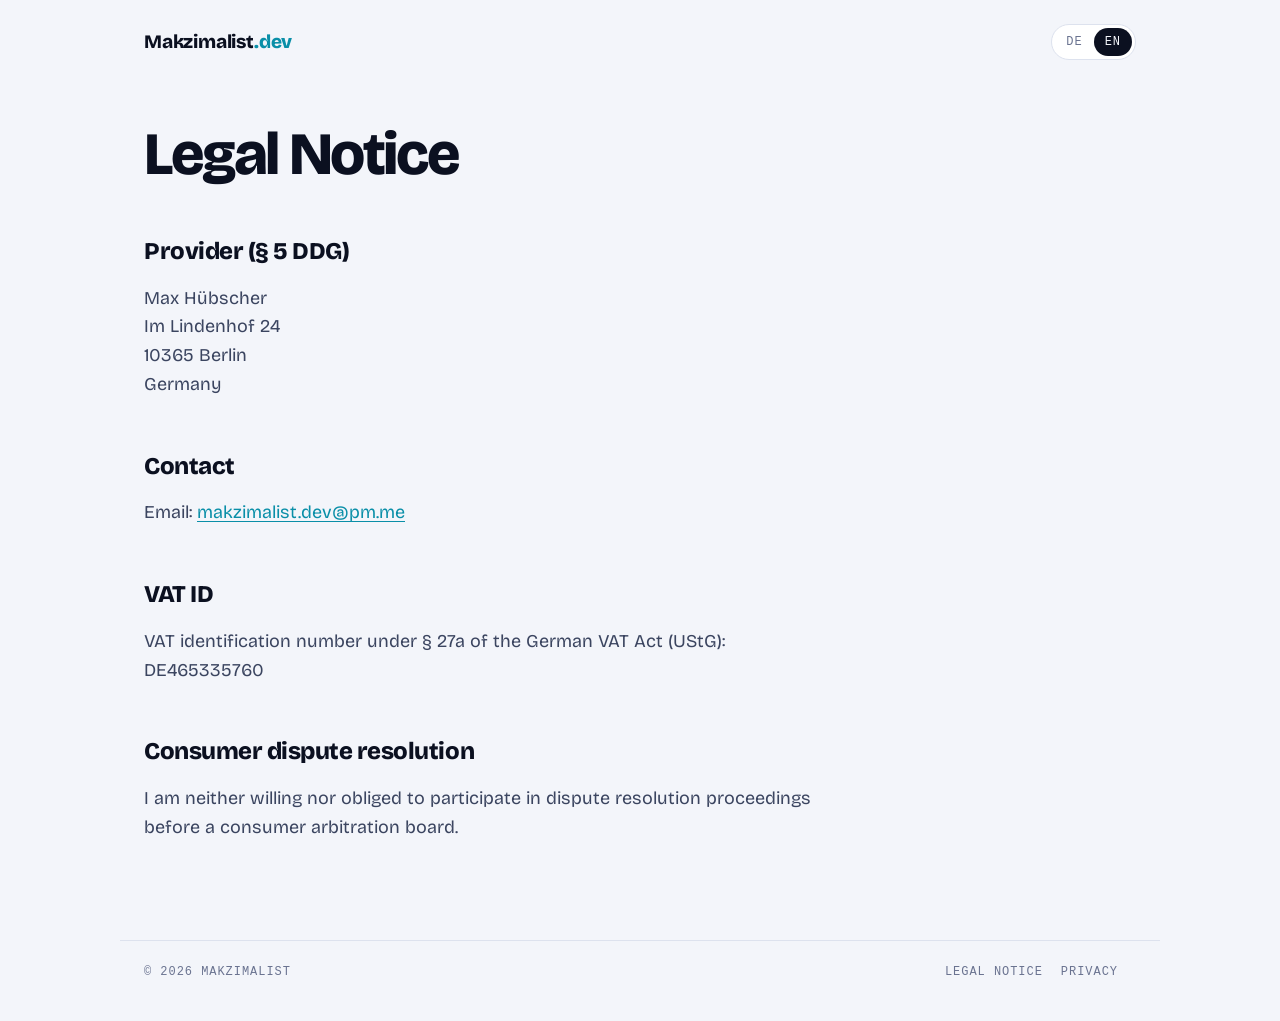
<file: de/impressum.html>
<!doctype html>
<html lang="de">
<head>
<meta charset="utf-8">
<meta name="viewport" content="width=device-width, initial-scale=1">
<title>Impressum – Makzimalist</title>
<link rel="alternate" hreflang="de" href="https://makzimalist.github.io/de/impressum.html">
<link rel="alternate" hreflang="en" href="https://makzimalist.github.io/en/legal-notice.html">
<script src="/lang.js"></script>
<link rel="icon" href="/apps/flags-and-capitals/icon.webp">
<link rel="stylesheet" href="/style.css">
</head>
<body>
<header class="top wrap">
<a class="brand" href="/">Makzimalist<i>.dev</i></a>
<nav class="lang mono" aria-label="Sprache"><a aria-current="page">DE</a><a href="/en/legal-notice.html" hreflang="en" lang="en">EN</a></nav>
</header>

<main class="wrap prose">
<h1>Impressum</h1>
<h2>Angaben gemäß § 5 DDG</h2>
<p>Max Hübscher<br>
Im Lindenhof 24<br>
10365 Berlin<br>
Deutschland</p>
<h2>Kontakt</h2>
<p>E-Mail: <a href="mailto:&#109;&#97;&#107;&#122;&#105;&#109;&#97;&#108;&#105;&#115;&#116;&#46;&#100;&#101;&#118;&#64;&#112;&#109;&#46;&#109;&#101;">&#109;&#97;&#107;&#122;&#105;&#109;&#97;&#108;&#105;&#115;&#116;&#46;&#100;&#101;&#118;&#64;&#112;&#109;&#46;&#109;&#101;</a></p>
<h2>Umsatzsteuer-ID</h2>
<p>Umsatzsteuer-Identifikationsnummer gemäß § 27a Umsatzsteuergesetz:<br>DE465335760</p>
<h2>Verbraucherstreitbeilegung</h2>
<p>Ich bin weder bereit noch verpflichtet, an Streitbeilegungsverfahren vor einer Verbraucherschlichtungsstelle teilzunehmen.</p>
</main>

<footer class="foot wrap mono">
<span>© 2026 Makzimalist</span>
<span><a href="/de/impressum.html">Impressum</a><a href="/de/datenschutz.html">Datenschutz</a></span>
</footer>
</body>
</html>
</file>
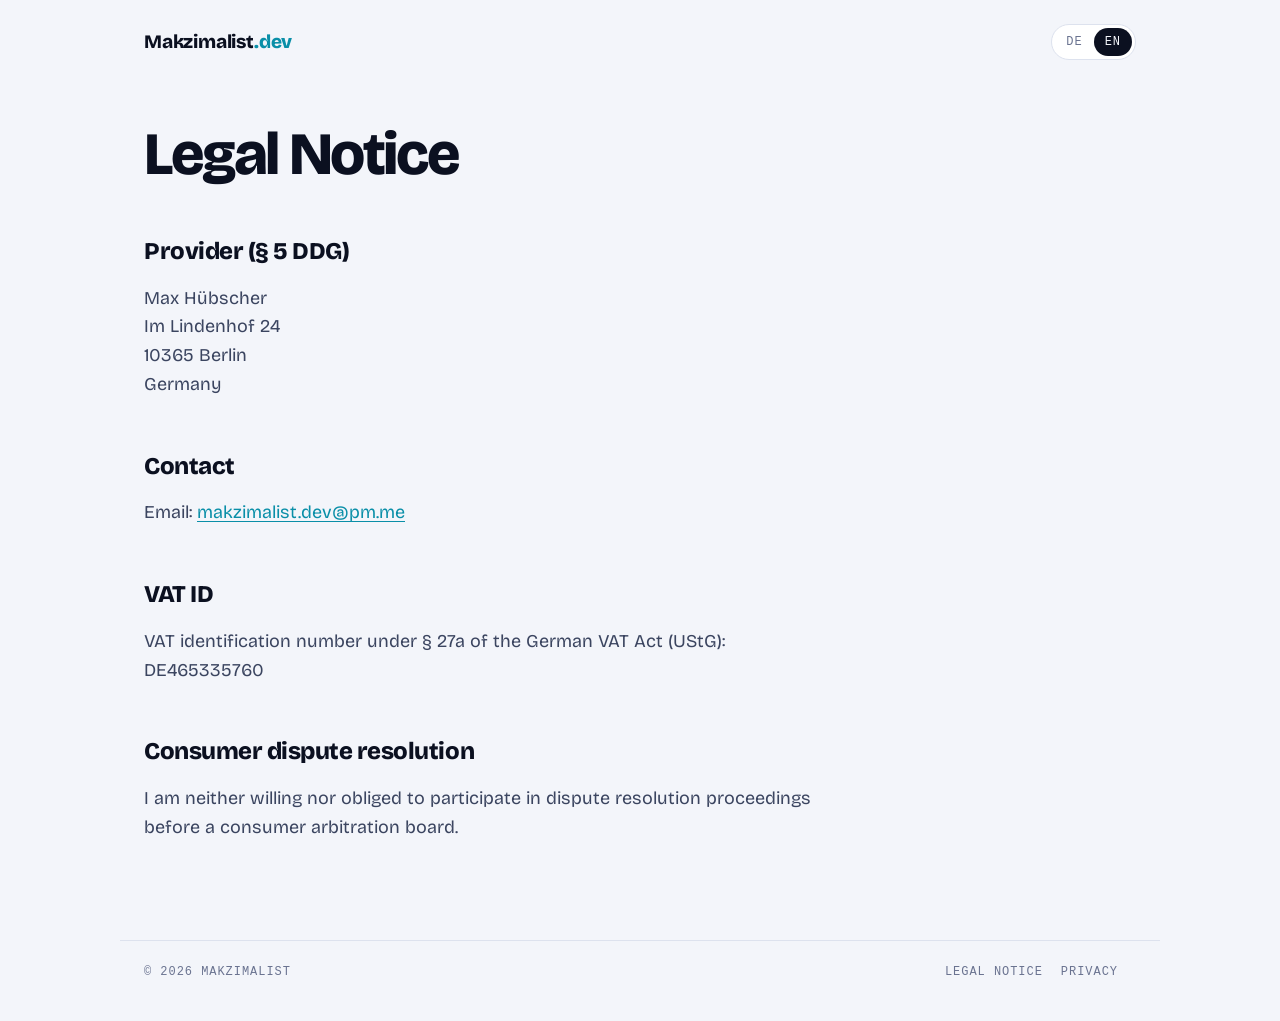
<file: en/legal-notice.html>
<!doctype html>
<html lang="en">
<head>
<meta charset="utf-8">
<meta name="viewport" content="width=device-width, initial-scale=1">
<title>Legal Notice – Makzimalist</title>
<link rel="alternate" hreflang="de" href="https://makzimalist.github.io/de/impressum.html">
<link rel="alternate" hreflang="en" href="https://makzimalist.github.io/en/legal-notice.html">
<script src="/lang.js"></script>
<link rel="icon" href="/apps/flags-and-capitals/icon.webp">
<link rel="stylesheet" href="/style.css">
</head>
<body>
<header class="top wrap">
<a class="brand" href="/en/">Makzimalist<i>.dev</i></a>
<nav class="lang mono" aria-label="Language"><a href="/de/impressum.html" hreflang="de" lang="de">DE</a><a aria-current="page">EN</a></nav>
</header>

<main class="wrap prose">
<h1>Legal Notice</h1>
<h2>Provider (§ 5 DDG)</h2>
<p>Max Hübscher<br>
Im Lindenhof 24<br>
10365 Berlin<br>
Germany</p>
<h2>Contact</h2>
<p>Email: <a href="mailto:&#109;&#97;&#107;&#122;&#105;&#109;&#97;&#108;&#105;&#115;&#116;&#46;&#100;&#101;&#118;&#64;&#112;&#109;&#46;&#109;&#101;">&#109;&#97;&#107;&#122;&#105;&#109;&#97;&#108;&#105;&#115;&#116;&#46;&#100;&#101;&#118;&#64;&#112;&#109;&#46;&#109;&#101;</a></p>
<h2>VAT ID</h2>
<p>VAT identification number under § 27a of the German VAT Act (UStG):<br>DE465335760</p>
<h2>Consumer dispute resolution</h2>
<p>I am neither willing nor obliged to participate in dispute resolution proceedings before a consumer arbitration board.</p>
</main>

<footer class="foot wrap mono">
<span>© 2026 Makzimalist</span>
<span><a href="/en/legal-notice.html">Legal notice</a><a href="/en/privacy.html">Privacy</a></span>
</footer>
</body>
</html>
</file>
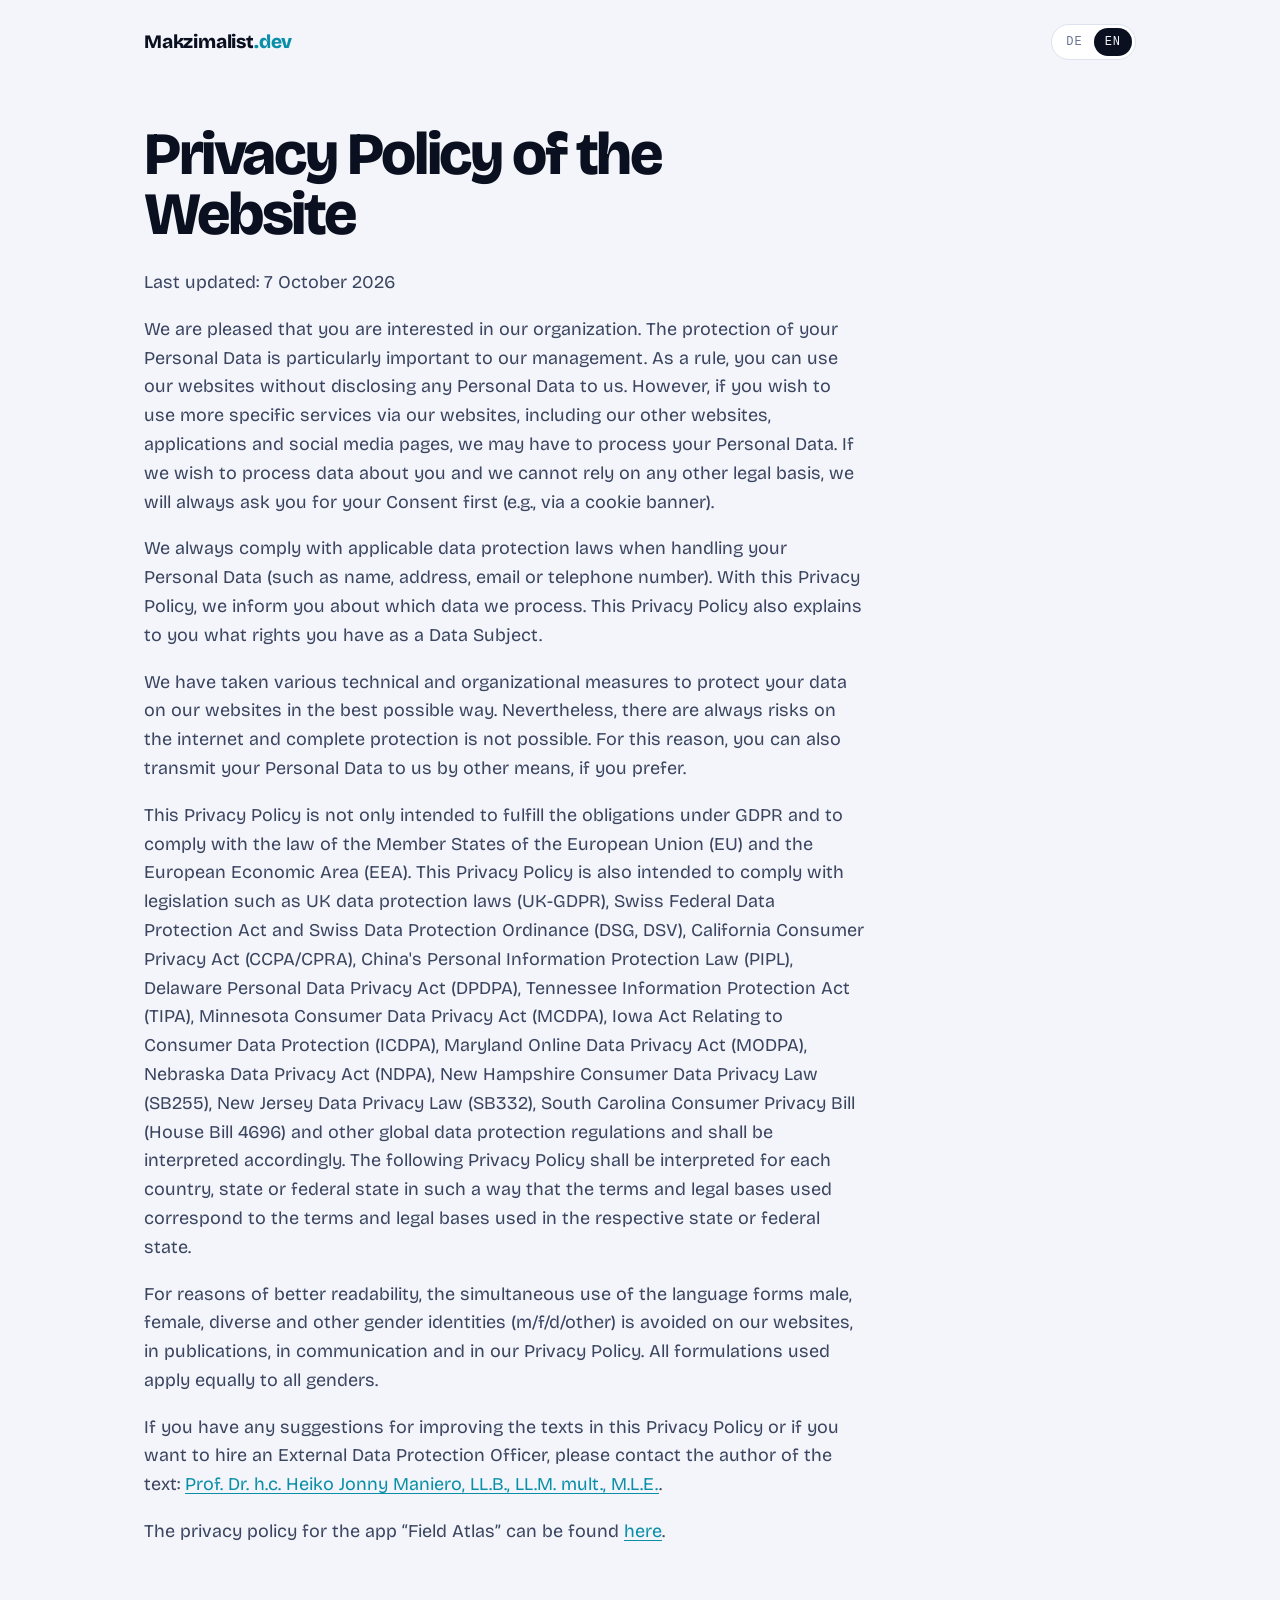
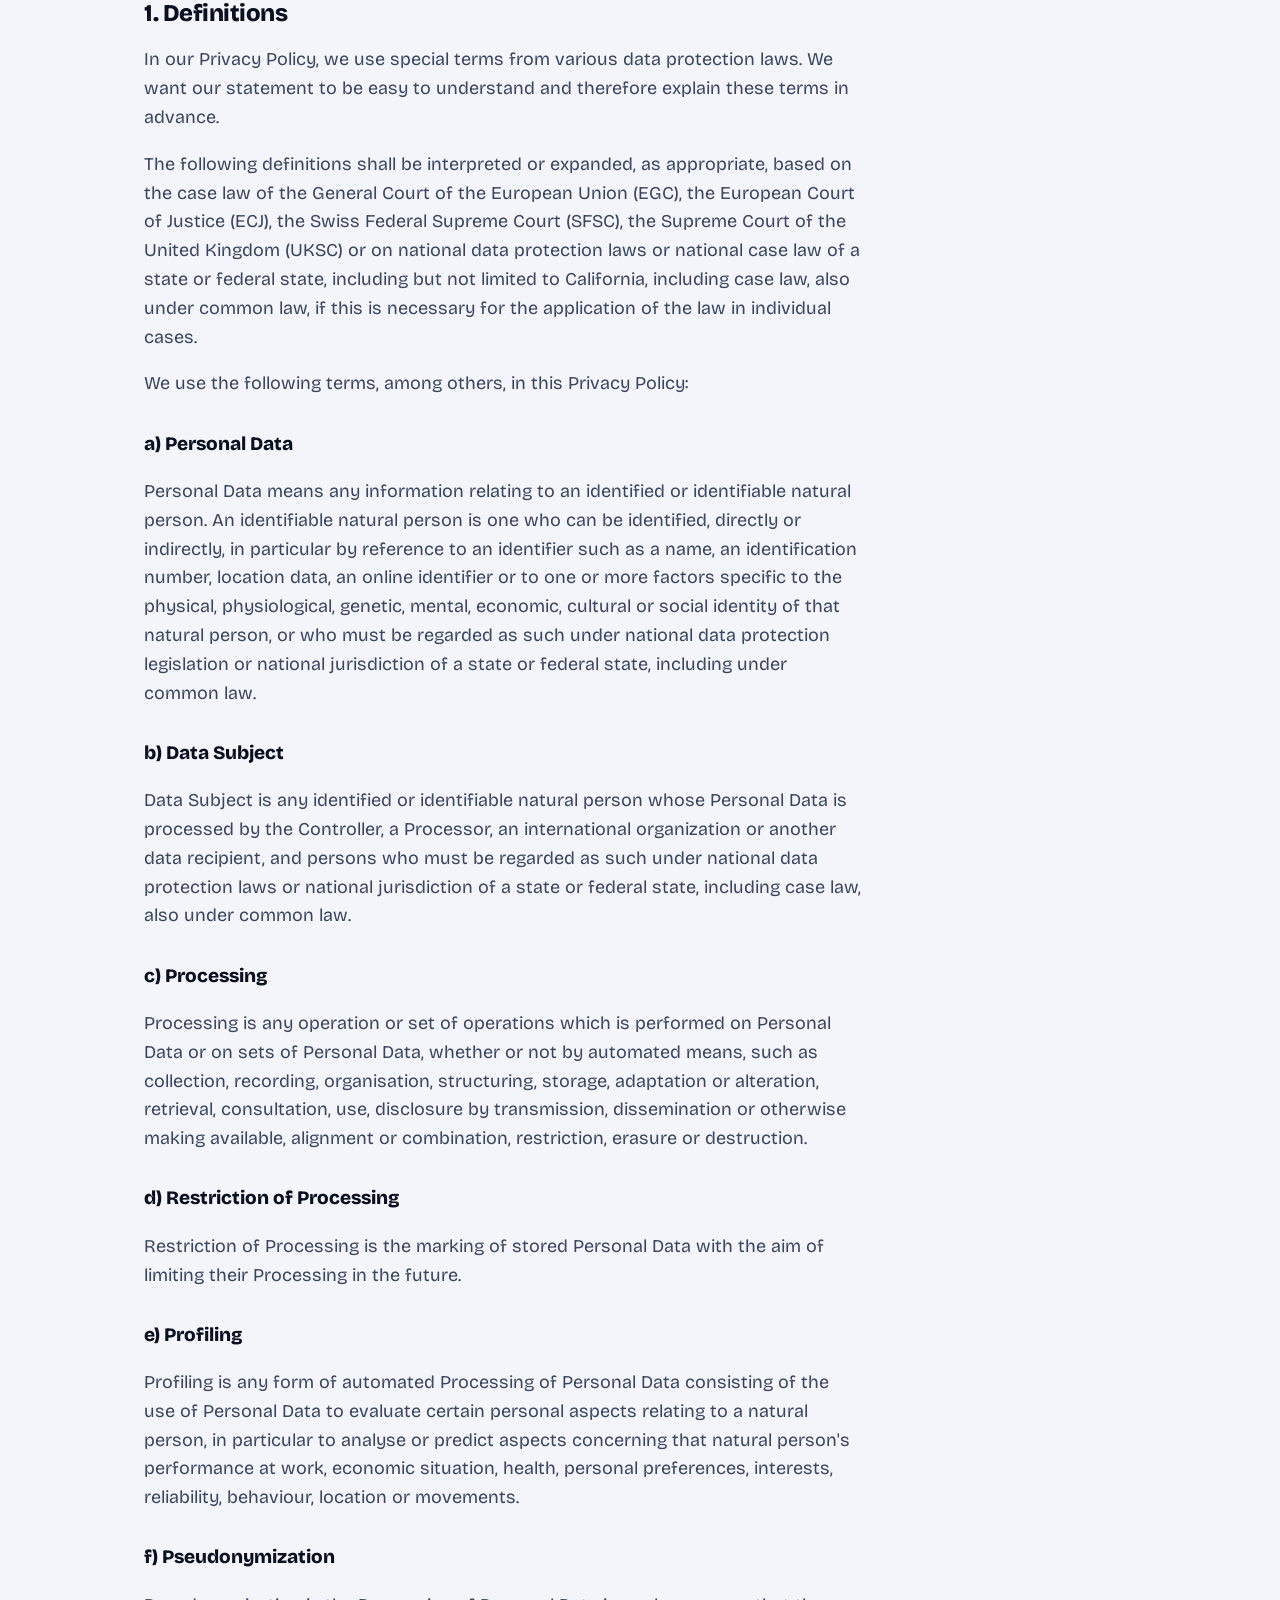
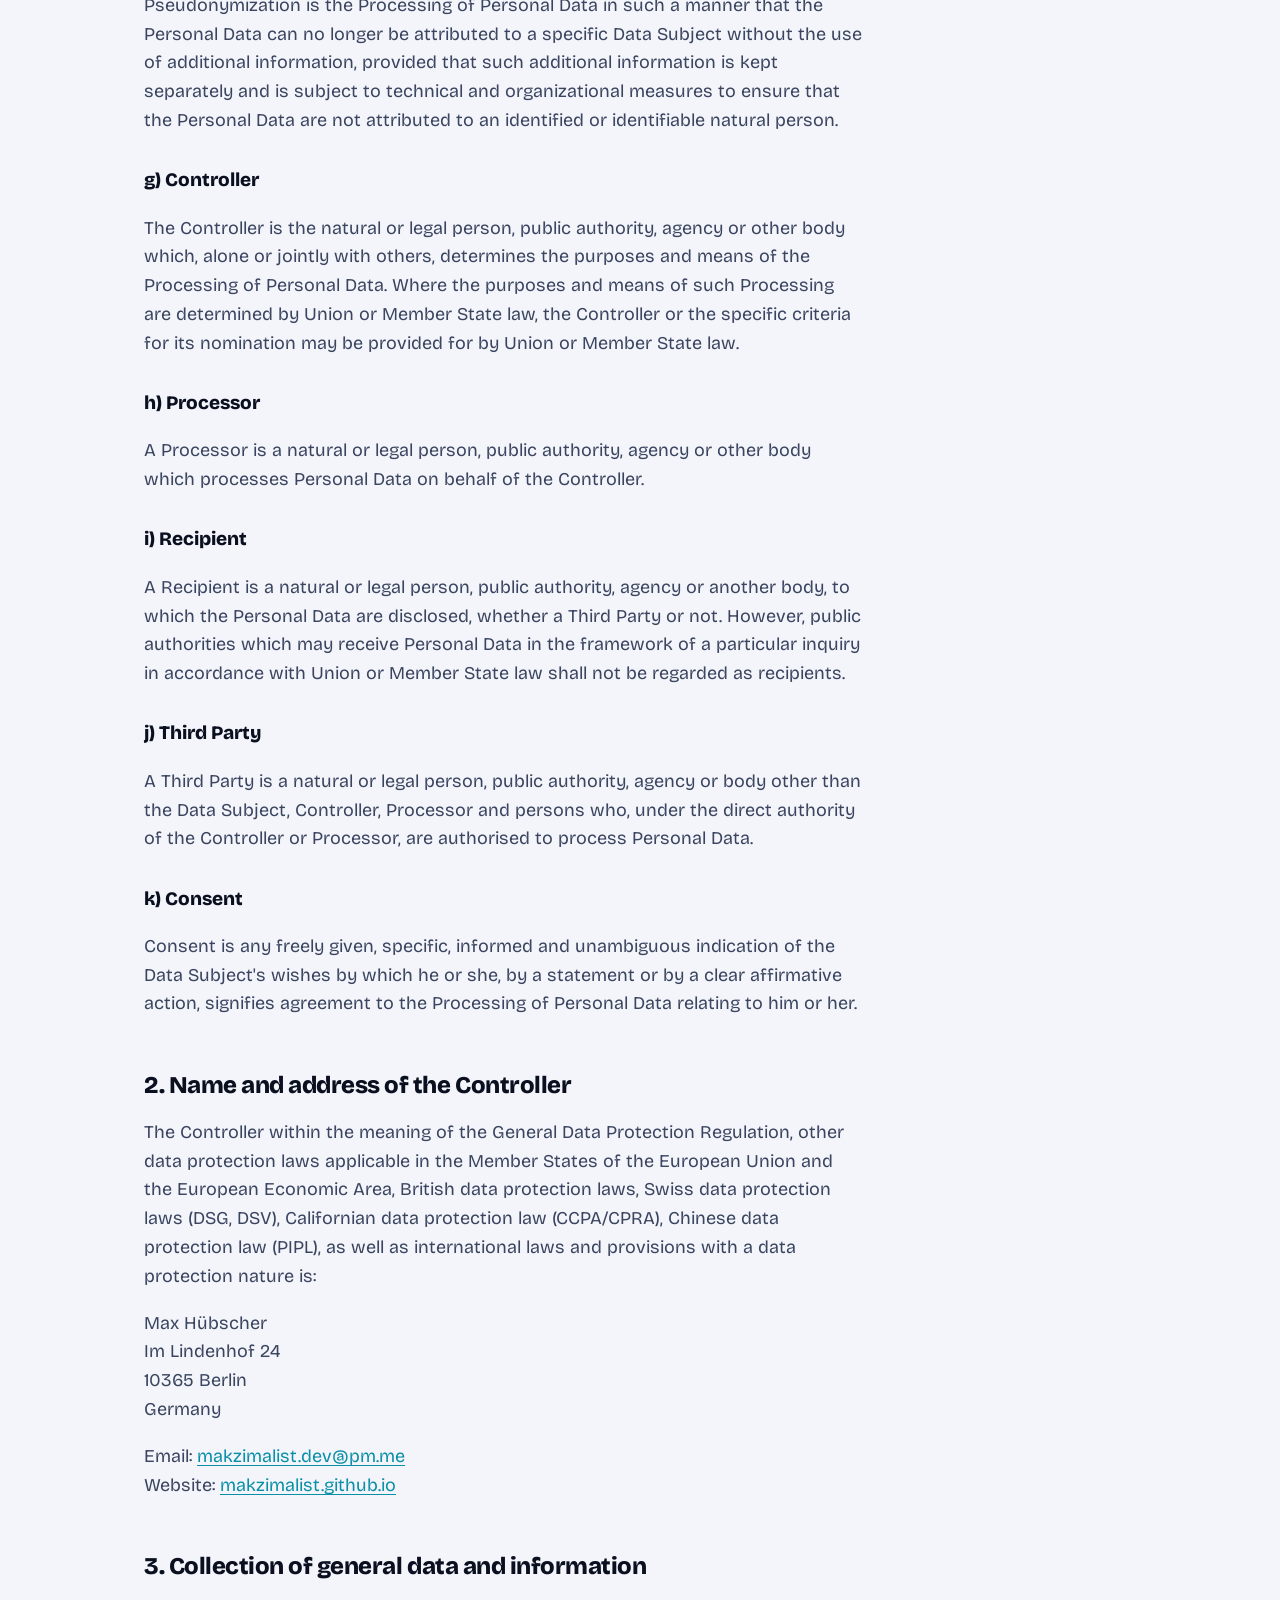
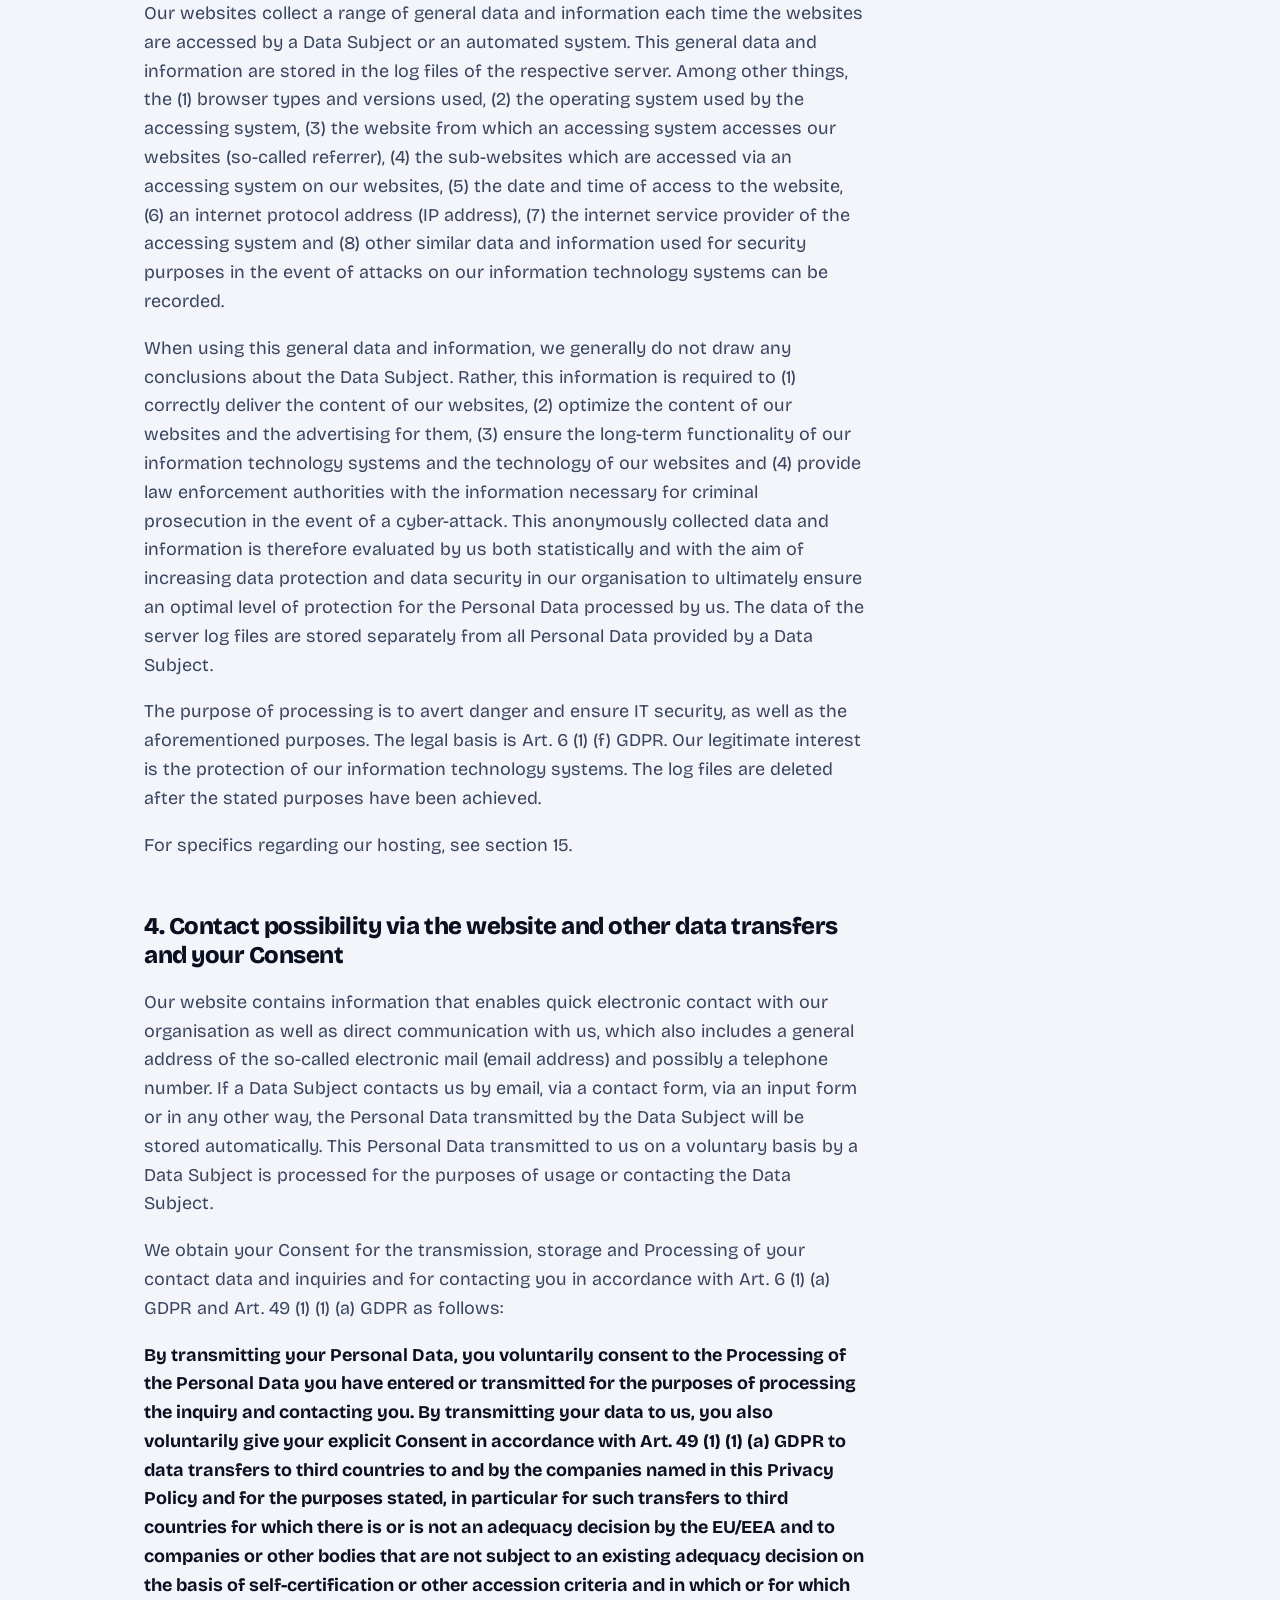
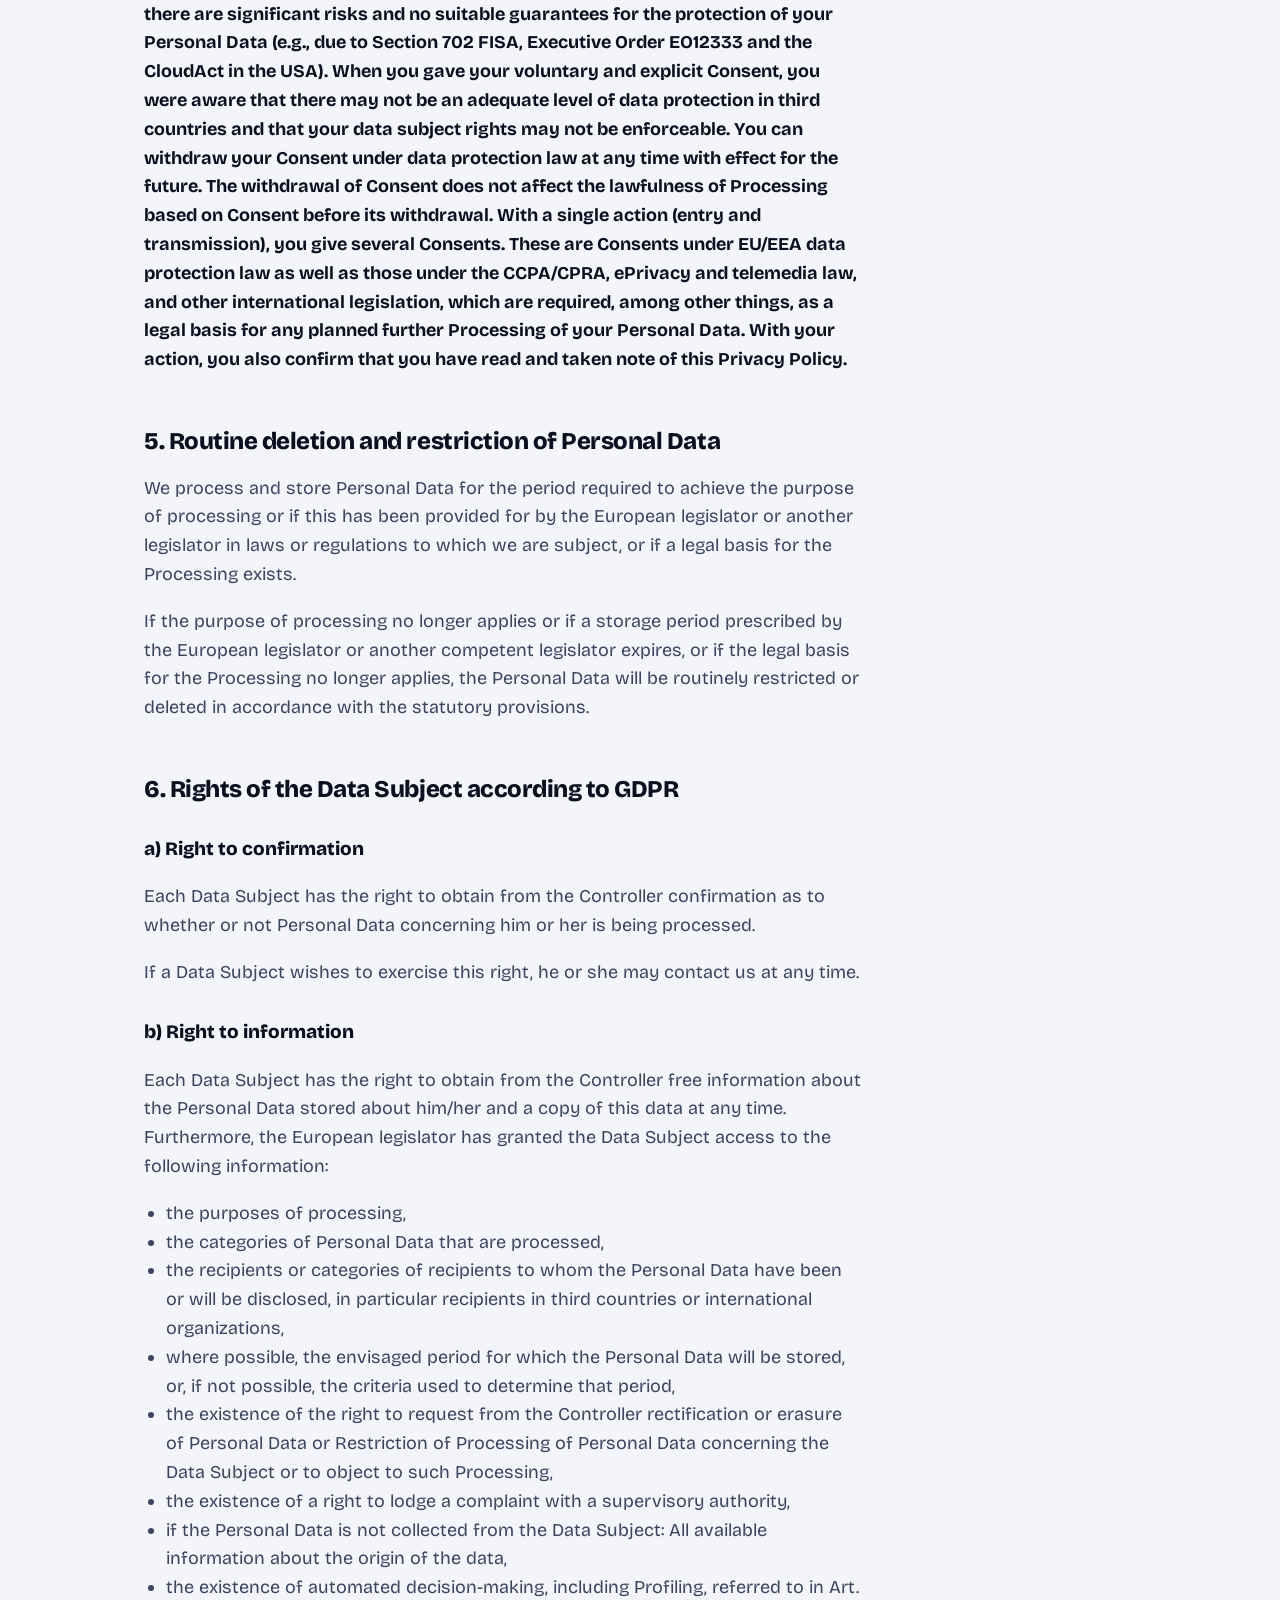
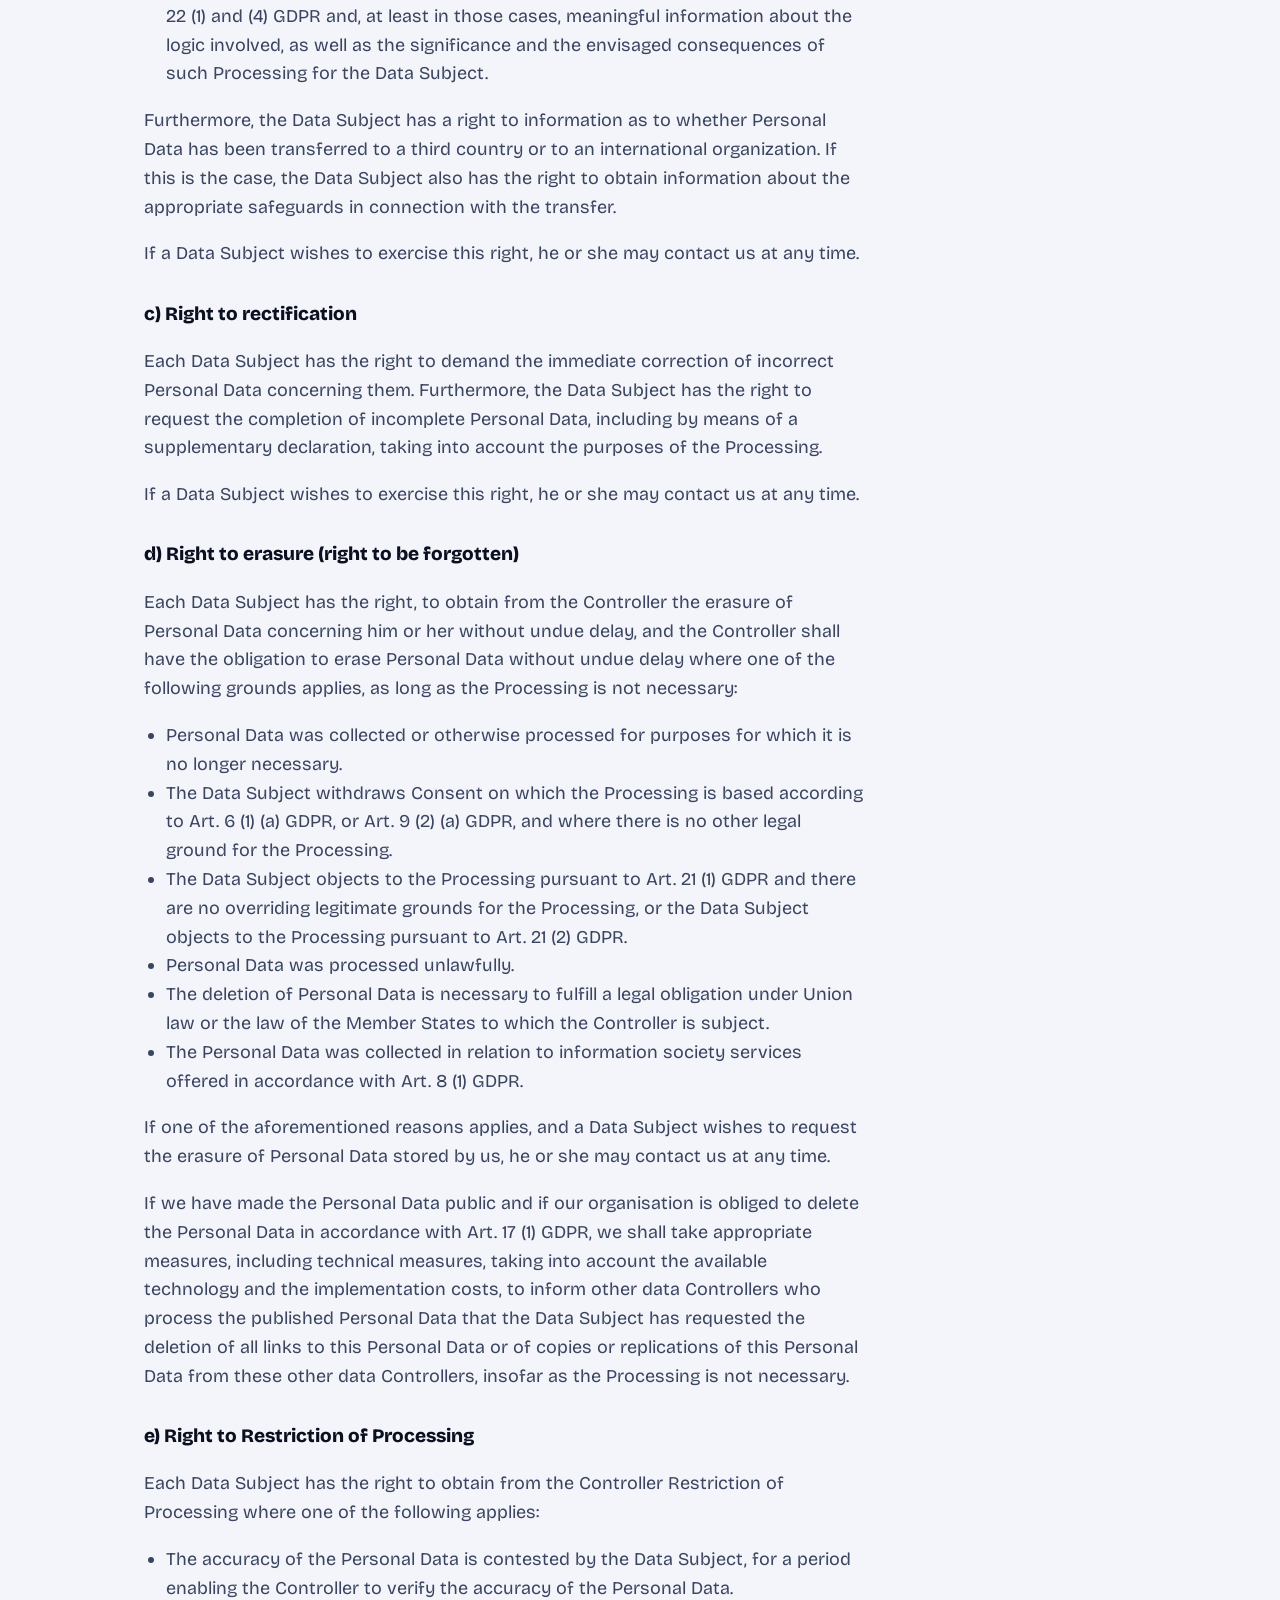
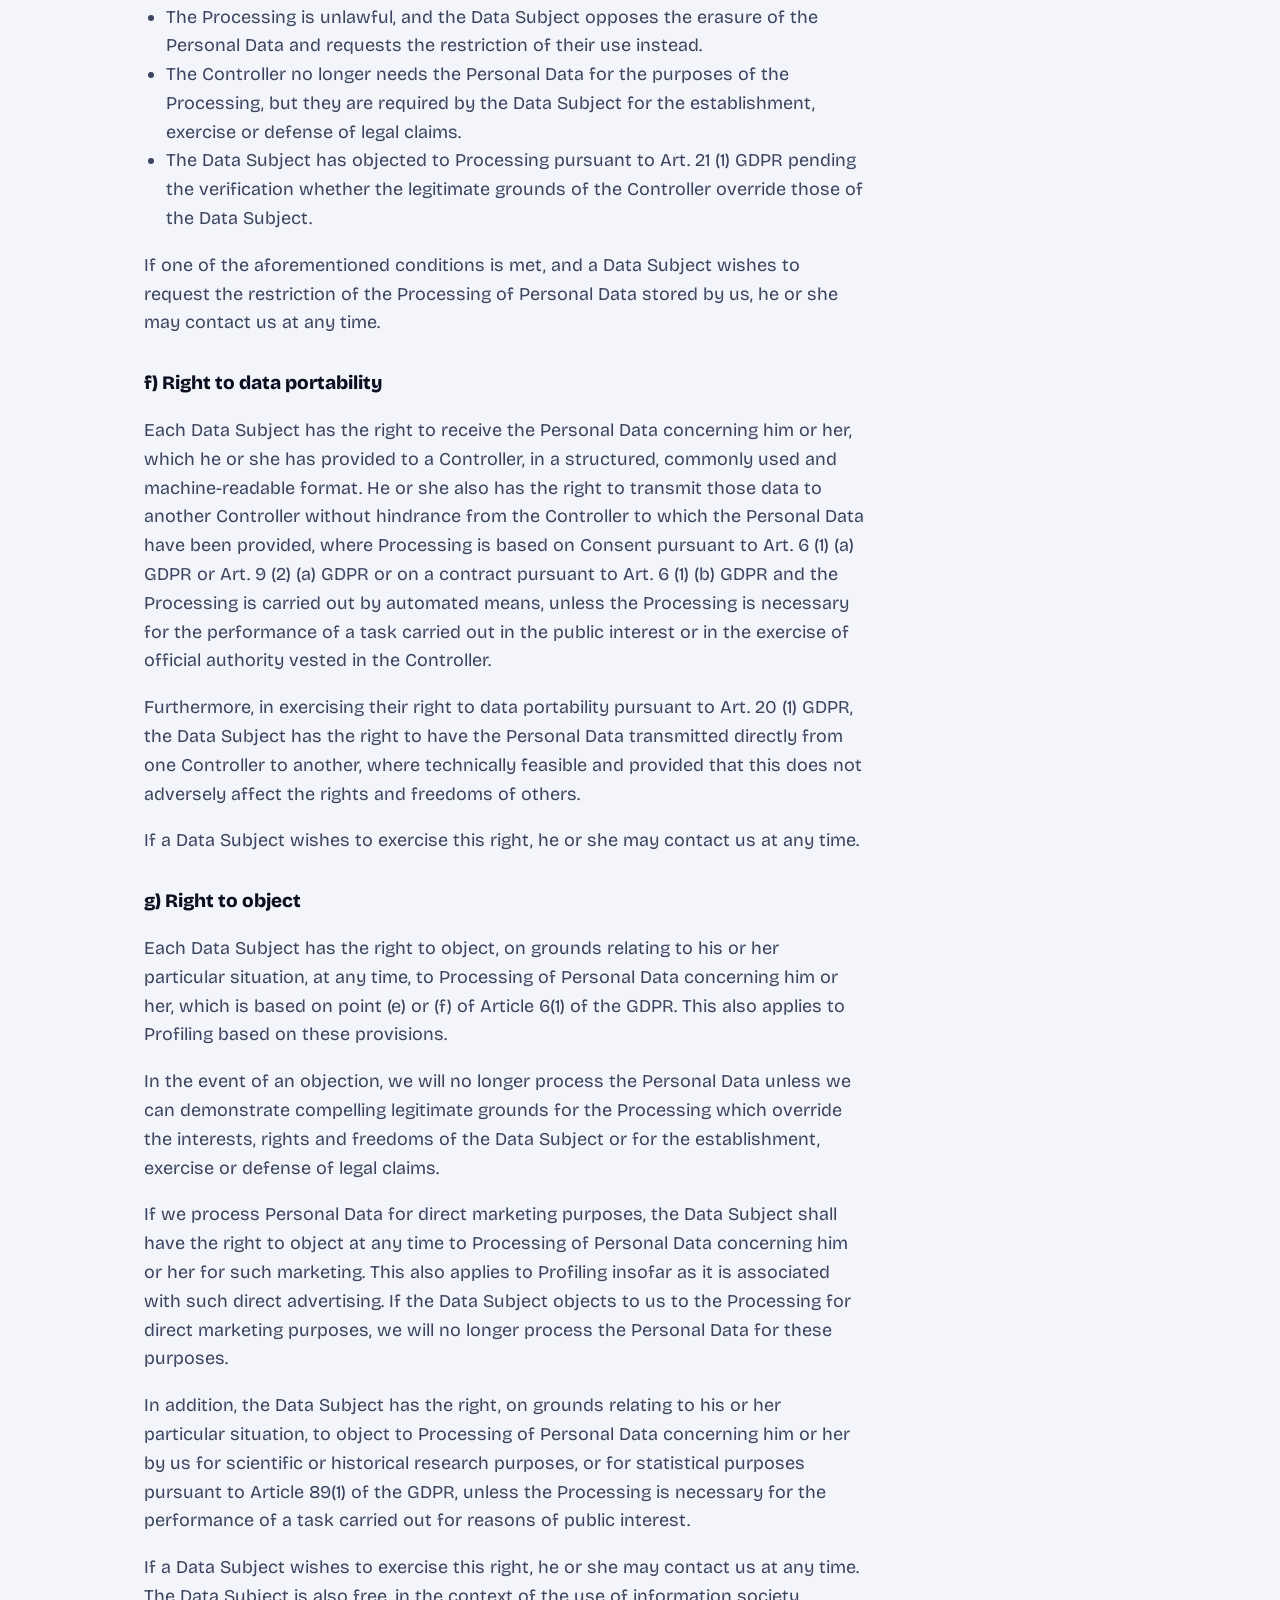
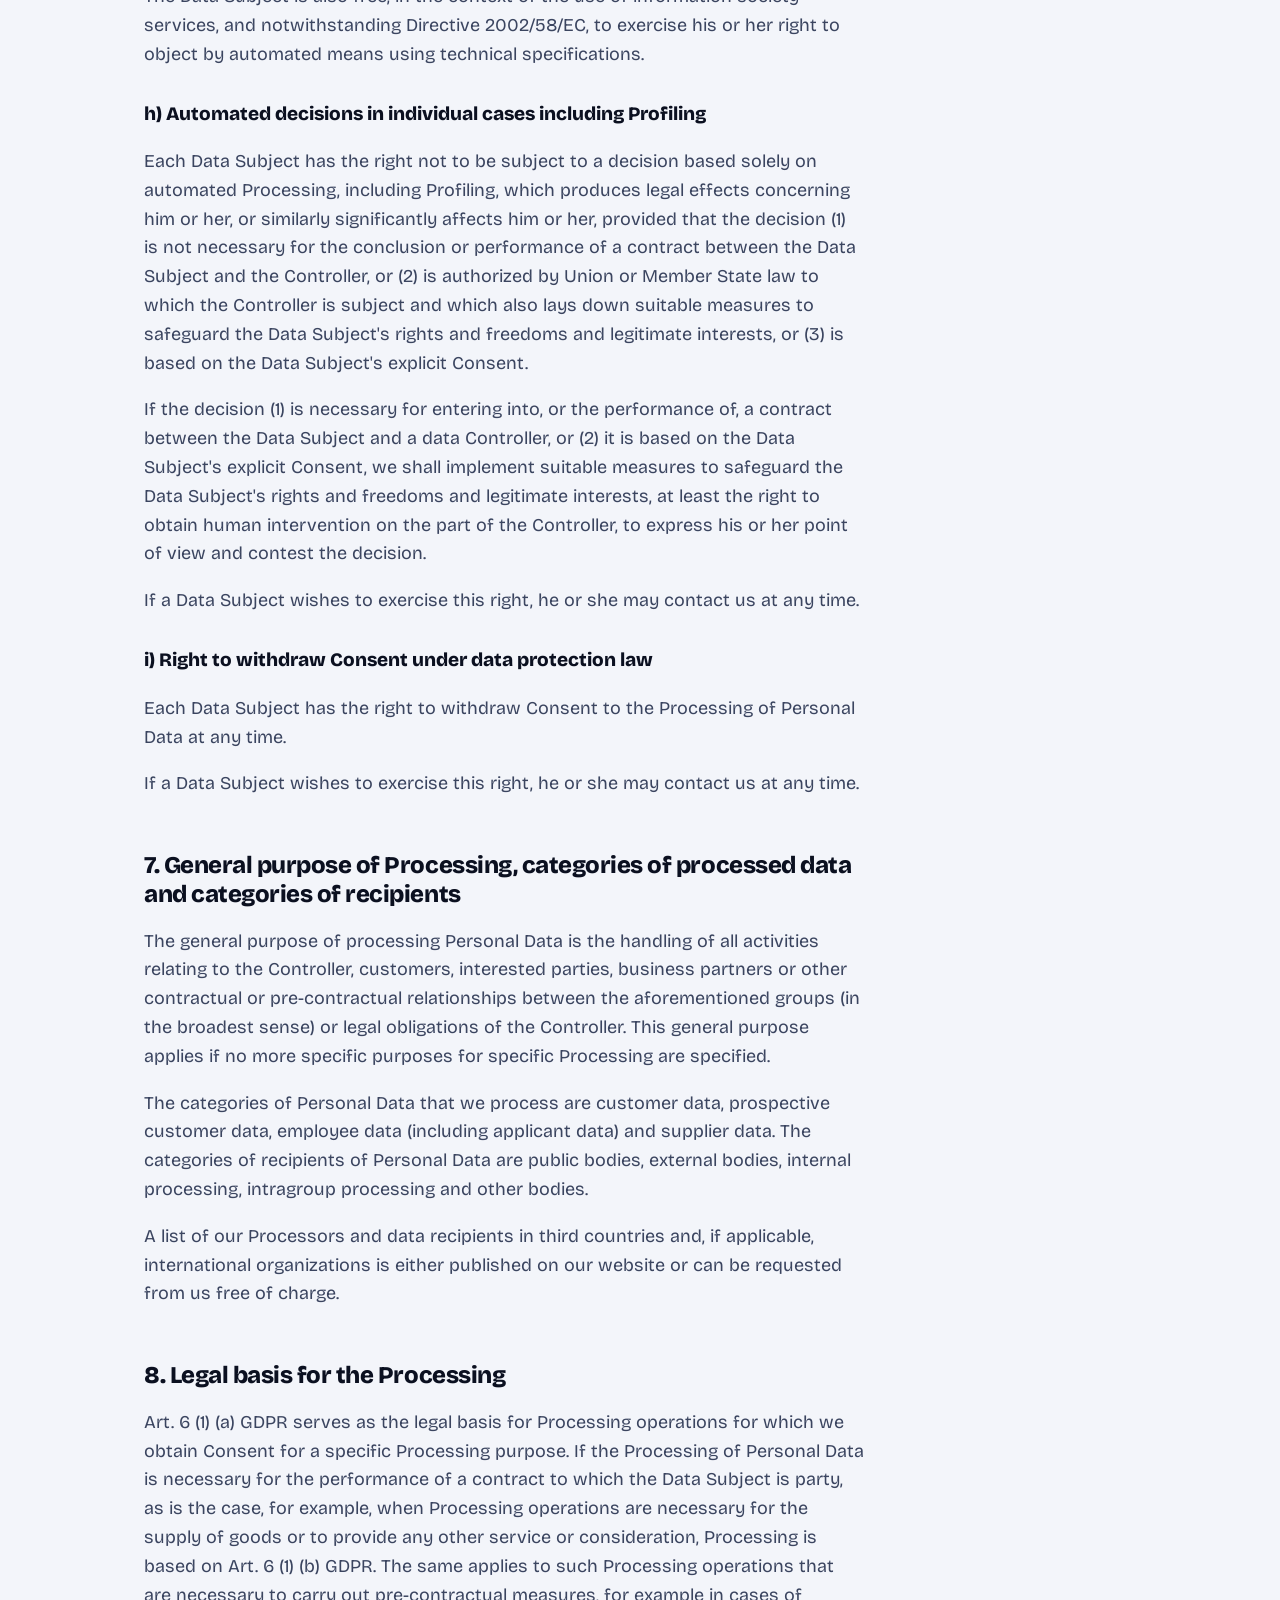
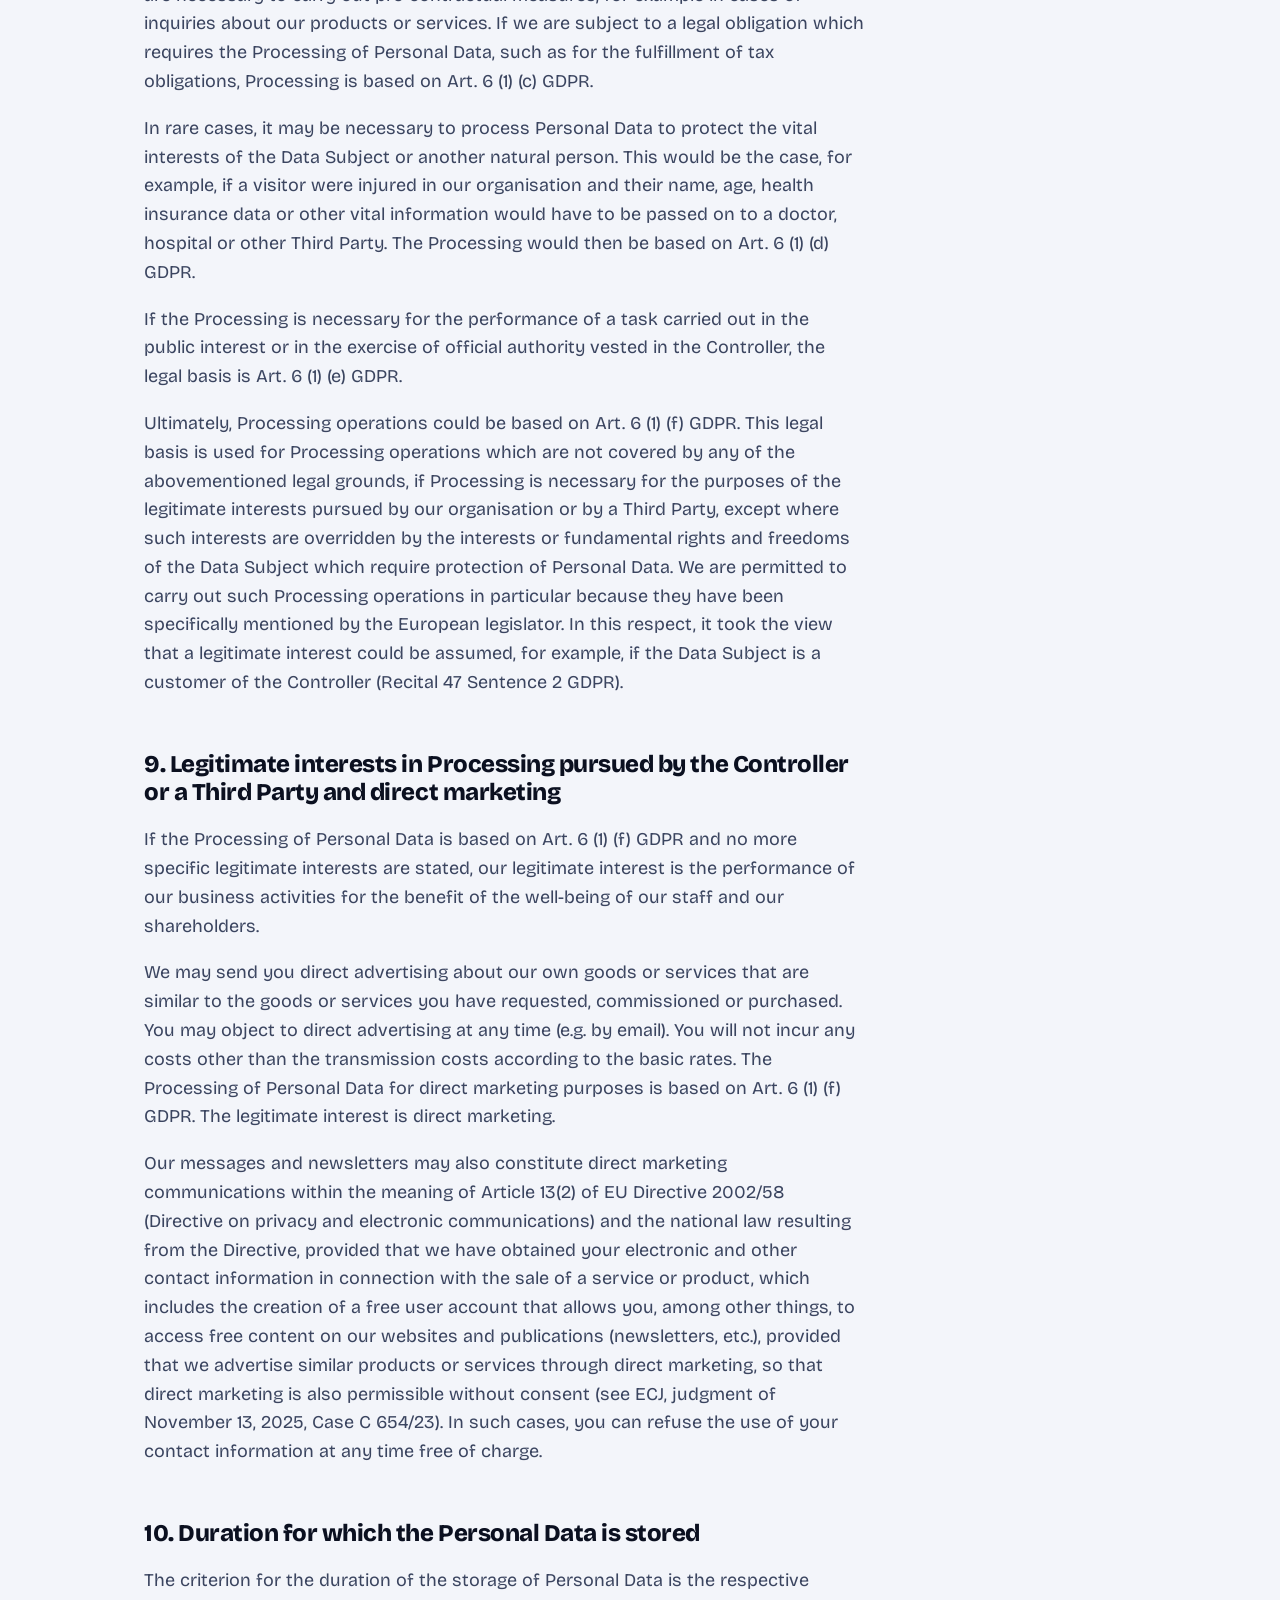
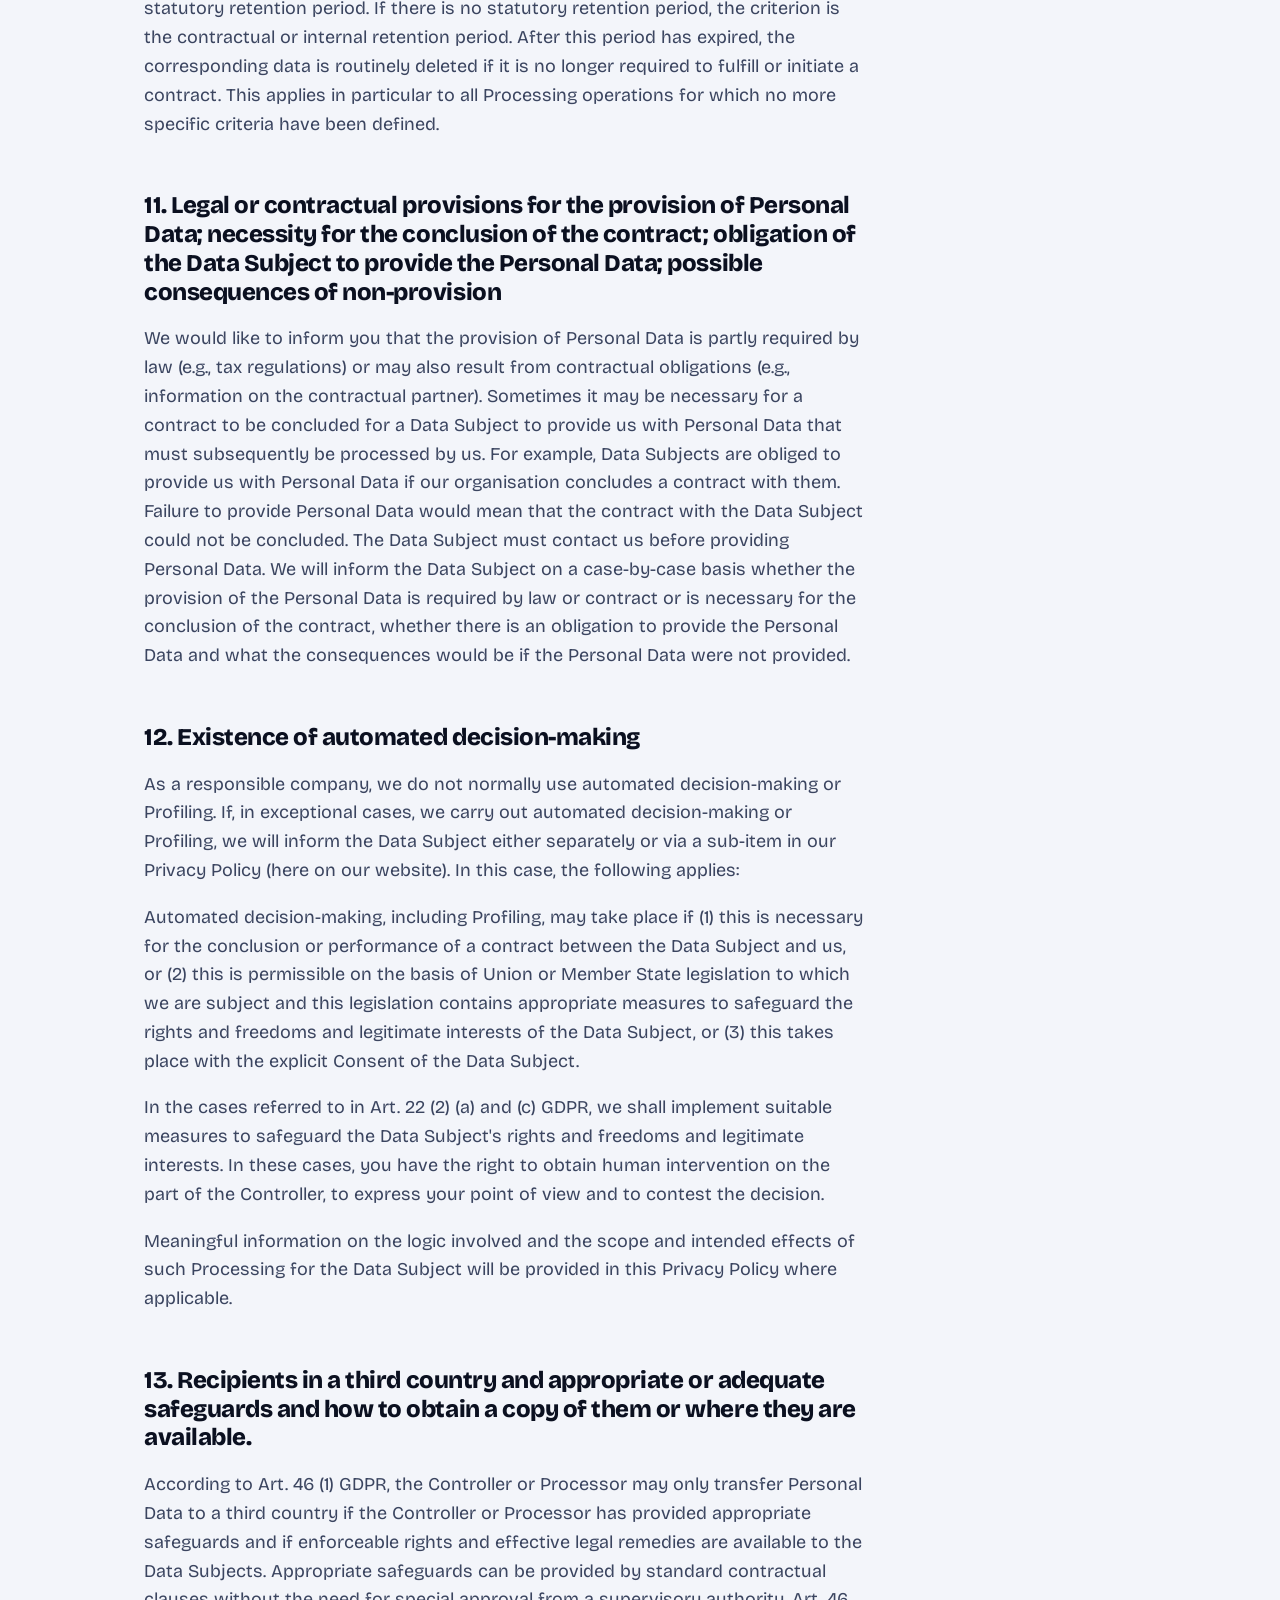
<file: en/privacy.html>
<!doctype html>
<html lang="en">
<head>
<meta charset="utf-8">
<meta name="viewport" content="width=device-width, initial-scale=1">
<title>Privacy Policy of the Website – Makzimalist</title>
<link rel="alternate" hreflang="de" href="https://makzimalist.github.io/de/datenschutz.html">
<link rel="alternate" hreflang="en" href="https://makzimalist.github.io/en/privacy.html">
<script src="/lang.js"></script>
<link rel="icon" href="/apps/flags-and-capitals/icon.webp">
<link rel="stylesheet" href="/style.css">
</head>
<body>
<header class="top wrap">
<a class="brand" href="/en/">Makzimalist<i>.dev</i></a>
<nav class="lang mono" aria-label="Language"><a href="/de/datenschutz.html" hreflang="de" lang="de">DE</a><a aria-current="page">EN</a></nav>
</header>

<main class="wrap prose">
<h1>Privacy Policy of the Website</h1>
<p>Last updated: 7 October 2026</p>
<p>We are pleased that you are interested in our organization. The protection of your Personal Data is particularly important to our management. As a rule, you can use our websites without disclosing any Personal Data to us. However, if you wish to use more specific services via our websites, including our other websites, applications and social media pages, we may have to process your Personal Data. If we wish to process data about you and we cannot rely on any other legal basis, we will always ask you for your Consent first (e.g., via a cookie banner).</p>
<p>We always comply with applicable data protection laws when handling your Personal Data (such as name, address, email or telephone number). With this Privacy Policy, we inform you about which data we process. This Privacy Policy also explains to you what rights you have as a Data Subject.</p>
<p>We have taken various technical and organizational measures to protect your data on our websites in the best possible way. Nevertheless, there are always risks on the internet and complete protection is not possible. For this reason, you can also transmit your Personal Data to us by other means, if you prefer.</p>
<p>This Privacy Policy is not only intended to fulfill the obligations under GDPR and to comply with the law of the Member States of the European Union (EU) and the European Economic Area (EEA). This Privacy Policy is also intended to comply with legislation such as UK data protection laws (UK-GDPR), Swiss Federal Data Protection Act and Swiss Data Protection Ordinance (DSG, DSV), California Consumer Privacy Act (CCPA/CPRA), China's Personal Information Protection Law (PIPL), Delaware Personal Data Privacy Act (DPDPA), Tennessee Information Protection Act (TIPA), Minnesota Consumer Data Privacy Act (MCDPA), Iowa Act Relating to Consumer Data Protection (ICDPA), Maryland Online Data Privacy Act (MODPA), Nebraska Data Privacy Act (NDPA), New Hampshire Consumer Data Privacy Law (SB255), New Jersey Data Privacy Law (SB332), South Carolina Consumer Privacy Bill (House Bill 4696) and other global data protection regulations and shall be interpreted accordingly. The following Privacy Policy shall be interpreted for each country, state or federal state in such a way that the terms and legal bases used correspond to the terms and legal bases used in the respective state or federal state.</p>
<p>For reasons of better readability, the simultaneous use of the language forms male, female, diverse and other gender identities (m/f/d/other) is avoided on our websites, in publications, in communication and in our Privacy Policy. All formulations used apply equally to all genders.</p>
<p>If you have any suggestions for improving the texts in this Privacy Policy or if you want to hire an External Data Protection Officer, please contact the author of the text: <a href="https://www.linkedin.com/in/heikomaniero/">Prof. Dr. h.c. Heiko Jonny Maniero, LL.B., LL.M. mult., M.L.E.</a>.</p>
<p>The privacy policy for the app “Field Atlas” can be found <a href="/apps/flags-and-capitals/en/privacy.html">here</a>.</p>
<h2>1. Definitions</h2>
<p>In our Privacy Policy, we use special terms from various data protection laws. We want our statement to be easy to understand and therefore explain these terms in advance.</p>
<p>The following definitions shall be interpreted or expanded, as appropriate, based on the case law of the General Court of the European Union (EGC), the European Court of Justice (ECJ), the Swiss Federal Supreme Court (SFSC), the Supreme Court of the United Kingdom (UKSC) or on national data protection laws or national case law of a state or federal state, including but not limited to California, including case law, also under common law, if this is necessary for the application of the law in individual cases.</p>
<p>We use the following terms, among others, in this Privacy Policy:</p>
<h3>a) Personal Data</h3>
<p>Personal Data means any information relating to an identified or identifiable natural person. An identifiable natural person is one who can be identified, directly or indirectly, in particular by reference to an identifier such as a name, an identification number, location data, an online identifier or to one or more factors specific to the physical, physiological, genetic, mental, economic, cultural or social identity of that natural person, or who must be regarded as such under national data protection legislation or national jurisdiction of a state or federal state, including under common law.</p>
<h3>b) Data Subject</h3>
<p>Data Subject is any identified or identifiable natural person whose Personal Data is processed by the Controller, a Processor, an international organization or another data recipient, and persons who must be regarded as such under national data protection laws or national jurisdiction of a state or federal state, including case law, also under common law.</p>
<h3>c) Processing</h3>
<p>Processing is any operation or set of operations which is performed on Personal Data or on sets of Personal Data, whether or not by automated means, such as collection, recording, organisation, structuring, storage, adaptation or alteration, retrieval, consultation, use, disclosure by transmission, dissemination or otherwise making available, alignment or combination, restriction, erasure or destruction.</p>
<h3>d) Restriction of Processing</h3>
<p>Restriction of Processing is the marking of stored Personal Data with the aim of limiting their Processing in the future.</p>
<h3>e) Profiling</h3>
<p>Profiling is any form of automated Processing of Personal Data consisting of the use of Personal Data to evaluate certain personal aspects relating to a natural person, in particular to analyse or predict aspects concerning that natural person's performance at work, economic situation, health, personal preferences, interests, reliability, behaviour, location or movements.</p>
<h3>f) Pseudonymization</h3>
<p>Pseudonymization is the Processing of Personal Data in such a manner that the Personal Data can no longer be attributed to a specific Data Subject without the use of additional information, provided that such additional information is kept separately and is subject to technical and organizational measures to ensure that the Personal Data are not attributed to an identified or identifiable natural person.</p>
<h3>g) Controller</h3>
<p>The Controller is the natural or legal person, public authority, agency or other body which, alone or jointly with others, determines the purposes and means of the Processing of Personal Data. Where the purposes and means of such Processing are determined by Union or Member State law, the Controller or the specific criteria for its nomination may be provided for by Union or Member State law.</p>
<h3>h) Processor</h3>
<p>A Processor is a natural or legal person, public authority, agency or other body which processes Personal Data on behalf of the Controller.</p>
<h3>i) Recipient</h3>
<p>A Recipient is a natural or legal person, public authority, agency or another body, to which the Personal Data are disclosed, whether a Third Party or not. However, public authorities which may receive Personal Data in the framework of a particular inquiry in accordance with Union or Member State law shall not be regarded as recipients.</p>
<h3>j) Third Party</h3>
<p>A Third Party is a natural or legal person, public authority, agency or body other than the Data Subject, Controller, Processor and persons who, under the direct authority of the Controller or Processor, are authorised to process Personal Data.</p>
<h3>k) Consent</h3>
<p>Consent is any freely given, specific, informed and unambiguous indication of the Data Subject's wishes by which he or she, by a statement or by a clear affirmative action, signifies agreement to the Processing of Personal Data relating to him or her.</p>
<h2>2. Name and address of the Controller</h2>
<p>The Controller within the meaning of the General Data Protection Regulation, other data protection laws applicable in the Member States of the European Union and the European Economic Area, British data protection laws, Swiss data protection laws (DSG, DSV), Californian data protection law (CCPA/CPRA), Chinese data protection law (PIPL), as well as international laws and provisions with a data protection nature is:</p>
<p>Max Hübscher<br>Im Lindenhof 24<br>10365 Berlin<br>Germany</p>
<p>Email: <a href="mailto:&#109;&#97;&#107;&#122;&#105;&#109;&#97;&#108;&#105;&#115;&#116;&#46;&#100;&#101;&#118;&#64;&#112;&#109;&#46;&#109;&#101;">&#109;&#97;&#107;&#122;&#105;&#109;&#97;&#108;&#105;&#115;&#116;&#46;&#100;&#101;&#118;&#64;&#112;&#109;&#46;&#109;&#101;</a><br>Website: <a href="https://makzimalist.github.io/">makzimalist.github.io</a></p>
<h2>3. Collection of general data and information</h2>
<p>Our websites collect a range of general data and information each time the websites are accessed by a Data Subject or an automated system. This general data and information are stored in the log files of the respective server. Among other things, the (1) browser types and versions used, (2) the operating system used by the accessing system, (3) the website from which an accessing system accesses our websites (so-called referrer), (4) the sub-websites which are accessed via an accessing system on our websites, (5) the date and time of access to the website, (6) an internet protocol address (IP address), (7) the internet service provider of the accessing system and (8) other similar data and information used for security purposes in the event of attacks on our information technology systems can be recorded.</p>
<p>When using this general data and information, we generally do not draw any conclusions about the Data Subject. Rather, this information is required to (1) correctly deliver the content of our websites, (2) optimize the content of our websites and the advertising for them, (3) ensure the long-term functionality of our information technology systems and the technology of our websites and (4) provide law enforcement authorities with the information necessary for criminal prosecution in the event of a cyber-attack. This anonymously collected data and information is therefore evaluated by us both statistically and with the aim of increasing data protection and data security in our organisation to ultimately ensure an optimal level of protection for the Personal Data processed by us. The data of the server log files are stored separately from all Personal Data provided by a Data Subject.</p>
<p>The purpose of processing is to avert danger and ensure IT security, as well as the aforementioned purposes. The legal basis is Art. 6 (1) (f) GDPR. Our legitimate interest is the protection of our information technology systems. The log files are deleted after the stated purposes have been achieved.</p>
<p>For specifics regarding our hosting, see section 15.</p>
<h2>4. Contact possibility via the website and other data transfers and your Consent</h2>
<p>Our website contains information that enables quick electronic contact with our organisation as well as direct communication with us, which also includes a general address of the so-called electronic mail (email address) and possibly a telephone number. If a Data Subject contacts us by email, via a contact form, via an input form or in any other way, the Personal Data transmitted by the Data Subject will be stored automatically. This Personal Data transmitted to us on a voluntary basis by a Data Subject is processed for the purposes of usage or contacting the Data Subject.</p>
<p>We obtain your Consent for the transmission, storage and Processing of your contact data and inquiries and for contacting you in accordance with Art. 6 (1) (a) GDPR and Art. 49 (1) (1) (a) GDPR as follows:</p>
<p><strong>By transmitting your Personal Data, you voluntarily consent to the Processing of the Personal Data you have entered or transmitted for the purposes of processing the inquiry and contacting you. By transmitting your data to us, you also voluntarily give your explicit Consent in accordance with Art. 49 (1) (1) (a) GDPR to data transfers to third countries to and by the companies named in this Privacy Policy and for the purposes stated, in particular for such transfers to third countries for which there is or is not an adequacy decision by the EU/EEA and to companies or other bodies that are not subject to an existing adequacy decision on the basis of self-certification or other accession criteria and in which or for which there are significant risks and no suitable guarantees for the protection of your Personal Data (e.g., due to Section 702 FISA, Executive Order EO12333 and the CloudAct in the USA). When you gave your voluntary and explicit Consent, you were aware that there may not be an adequate level of data protection in third countries and that your data subject rights may not be enforceable. You can withdraw your Consent under data protection law at any time with effect for the future. The withdrawal of Consent does not affect the lawfulness of Processing based on Consent before its withdrawal. With a single action (entry and transmission), you give several Consents. These are Consents under EU/EEA data protection law as well as those under the CCPA/CPRA, ePrivacy and telemedia law, and other international legislation, which are required, among other things, as a legal basis for any planned further Processing of your Personal Data. With your action, you also confirm that you have read and taken note of this Privacy Policy.</strong></p>
<h2>5. Routine deletion and restriction of Personal Data</h2>
<p>We process and store Personal Data for the period required to achieve the purpose of processing or if this has been provided for by the European legislator or another legislator in laws or regulations to which we are subject, or if a legal basis for the Processing exists.</p>
<p>If the purpose of processing no longer applies or if a storage period prescribed by the European legislator or another competent legislator expires, or if the legal basis for the Processing no longer applies, the Personal Data will be routinely restricted or deleted in accordance with the statutory provisions.</p>
<h2>6. Rights of the Data Subject according to GDPR</h2>
<h3>a) Right to confirmation</h3>
<p>Each Data Subject has the right to obtain from the Controller confirmation as to whether or not Personal Data concerning him or her is being processed.</p>
<p>If a Data Subject wishes to exercise this right, he or she may contact us at any time.</p>
<h3>b) Right to information</h3>
<p>Each Data Subject has the right to obtain from the Controller free information about the Personal Data stored about him/her and a copy of this data at any time. Furthermore, the European legislator has granted the Data Subject access to the following information:</p>
<ul><li>the purposes of processing,</li><li>the categories of Personal Data that are processed,</li><li>the recipients or categories of recipients to whom the Personal Data have been or will be disclosed, in particular recipients in third countries or international organizations,</li><li>where possible, the envisaged period for which the Personal Data will be stored, or, if not possible, the criteria used to determine that period,</li><li>the existence of the right to request from the Controller rectification or erasure of Personal Data or Restriction of Processing of Personal Data concerning the Data Subject or to object to such Processing,</li><li>the existence of a right to lodge a complaint with a supervisory authority,</li><li>if the Personal Data is not collected from the Data Subject: All available information about the origin of the data,</li><li>the existence of automated decision-making, including Profiling, referred to in Art. 22 (1) and (4) GDPR and, at least in those cases, meaningful information about the logic involved, as well as the significance and the envisaged consequences of such Processing for the Data Subject.</li></ul>
<p>Furthermore, the Data Subject has a right to information as to whether Personal Data has been transferred to a third country or to an international organization. If this is the case, the Data Subject also has the right to obtain information about the appropriate safeguards in connection with the transfer.</p>
<p>If a Data Subject wishes to exercise this right, he or she may contact us at any time.</p>
<h3>c) Right to rectification</h3>
<p>Each Data Subject has the right to demand the immediate correction of incorrect Personal Data concerning them. Furthermore, the Data Subject has the right to request the completion of incomplete Personal Data, including by means of a supplementary declaration, taking into account the purposes of the Processing.</p>
<p>If a Data Subject wishes to exercise this right, he or she may contact us at any time.</p>
<h3>d) Right to erasure (right to be forgotten)</h3>
<p>Each Data Subject has the right, to obtain from the Controller the erasure of Personal Data concerning him or her without undue delay, and the Controller shall have the obligation to erase Personal Data without undue delay where one of the following grounds applies, as long as the Processing is not necessary:</p>
<ul><li>Personal Data was collected or otherwise processed for purposes for which it is no longer necessary.</li><li>The Data Subject withdraws Consent on which the Processing is based according to Art. 6 (1) (a) GDPR, or Art. 9 (2) (a) GDPR, and where there is no other legal ground for the Processing.</li><li>The Data Subject objects to the Processing pursuant to Art. 21 (1) GDPR and there are no overriding legitimate grounds for the Processing, or the Data Subject objects to the Processing pursuant to Art. 21 (2) GDPR.</li><li>Personal Data was processed unlawfully.</li><li>The deletion of Personal Data is necessary to fulfill a legal obligation under Union law or the law of the Member States to which the Controller is subject.</li><li>The Personal Data was collected in relation to information society services offered in accordance with Art. 8 (1) GDPR.</li></ul>
<p>If one of the aforementioned reasons applies, and a Data Subject wishes to request the erasure of Personal Data stored by us, he or she may contact us at any time.</p>
<p>If we have made the Personal Data public and if our organisation is obliged to delete the Personal Data in accordance with Art. 17 (1) GDPR, we shall take appropriate measures, including technical measures, taking into account the available technology and the implementation costs, to inform other data Controllers who process the published Personal Data that the Data Subject has requested the deletion of all links to this Personal Data or of copies or replications of this Personal Data from these other data Controllers, insofar as the Processing is not necessary.</p>
<h3>e) Right to Restriction of Processing</h3>
<p>Each Data Subject has the right to obtain from the Controller Restriction of Processing where one of the following applies:</p>
<ul><li>The accuracy of the Personal Data is contested by the Data Subject, for a period enabling the Controller to verify the accuracy of the Personal Data.</li><li>The Processing is unlawful, and the Data Subject opposes the erasure of the Personal Data and requests the restriction of their use instead.</li><li>The Controller no longer needs the Personal Data for the purposes of the Processing, but they are required by the Data Subject for the establishment, exercise or defense of legal claims.</li><li>The Data Subject has objected to Processing pursuant to Art. 21 (1) GDPR pending the verification whether the legitimate grounds of the Controller override those of the Data Subject.</li></ul>
<p>If one of the aforementioned conditions is met, and a Data Subject wishes to request the restriction of the Processing of Personal Data stored by us, he or she may contact us at any time.</p>
<h3>f) Right to data portability</h3>
<p>Each Data Subject has the right to receive the Personal Data concerning him or her, which he or she has provided to a Controller, in a structured, commonly used and machine-readable format. He or she also has the right to transmit those data to another Controller without hindrance from the Controller to which the Personal Data have been provided, where Processing is based on Consent pursuant to Art. 6 (1) (a) GDPR or Art. 9 (2) (a) GDPR or on a contract pursuant to Art. 6 (1) (b) GDPR and the Processing is carried out by automated means, unless the Processing is necessary for the performance of a task carried out in the public interest or in the exercise of official authority vested in the Controller.</p>
<p>Furthermore, in exercising their right to data portability pursuant to Art. 20 (1) GDPR, the Data Subject has the right to have the Personal Data transmitted directly from one Controller to another, where technically feasible and provided that this does not adversely affect the rights and freedoms of others.</p>
<p>If a Data Subject wishes to exercise this right, he or she may contact us at any time.</p>
<h3>g) Right to object</h3>
<p>Each Data Subject has the right to object, on grounds relating to his or her particular situation, at any time, to Processing of Personal Data concerning him or her, which is based on point (e) or (f) of Article 6(1) of the GDPR. This also applies to Profiling based on these provisions.</p>
<p>In the event of an objection, we will no longer process the Personal Data unless we can demonstrate compelling legitimate grounds for the Processing which override the interests, rights and freedoms of the Data Subject or for the establishment, exercise or defense of legal claims.</p>
<p>If we process Personal Data for direct marketing purposes, the Data Subject shall have the right to object at any time to Processing of Personal Data concerning him or her for such marketing. This also applies to Profiling insofar as it is associated with such direct advertising. If the Data Subject objects to us to the Processing for direct marketing purposes, we will no longer process the Personal Data for these purposes.</p>
<p>In addition, the Data Subject has the right, on grounds relating to his or her particular situation, to object to Processing of Personal Data concerning him or her by us for scientific or historical research purposes, or for statistical purposes pursuant to Article 89(1) of the GDPR, unless the Processing is necessary for the performance of a task carried out for reasons of public interest.</p>
<p>If a Data Subject wishes to exercise this right, he or she may contact us at any time. The Data Subject is also free, in the context of the use of information society services, and notwithstanding Directive 2002/58/EC, to exercise his or her right to object by automated means using technical specifications.</p>
<h3>h) Automated decisions in individual cases including Profiling</h3>
<p>Each Data Subject has the right not to be subject to a decision based solely on automated Processing, including Profiling, which produces legal effects concerning him or her, or similarly significantly affects him or her, provided that the decision (1) is not necessary for the conclusion or performance of a contract between the Data Subject and the Controller, or (2) is authorized by Union or Member State law to which the Controller is subject and which also lays down suitable measures to safeguard the Data Subject's rights and freedoms and legitimate interests, or (3) is based on the Data Subject's explicit Consent.</p>
<p>If the decision (1) is necessary for entering into, or the performance of, a contract between the Data Subject and a data Controller, or (2) it is based on the Data Subject's explicit Consent, we shall implement suitable measures to safeguard the Data Subject's rights and freedoms and legitimate interests, at least the right to obtain human intervention on the part of the Controller, to express his or her point of view and contest the decision.</p>
<p>If a Data Subject wishes to exercise this right, he or she may contact us at any time.</p>
<h3>i) Right to withdraw Consent under data protection law</h3>
<p>Each Data Subject has the right to withdraw Consent to the Processing of Personal Data at any time.</p>
<p>If a Data Subject wishes to exercise this right, he or she may contact us at any time.</p>
<h2>7. General purpose of Processing, categories of processed data and categories of recipients</h2>
<p>The general purpose of processing Personal Data is the handling of all activities relating to the Controller, customers, interested parties, business partners or other contractual or pre-contractual relationships between the aforementioned groups (in the broadest sense) or legal obligations of the Controller. This general purpose applies if no more specific purposes for specific Processing are specified.</p>
<p>The categories of Personal Data that we process are customer data, prospective customer data, employee data (including applicant data) and supplier data. The categories of recipients of Personal Data are public bodies, external bodies, internal processing, intragroup processing and other bodies.</p>
<p>A list of our Processors and data recipients in third countries and, if applicable, international organizations is either published on our website or can be requested from us free of charge.</p>
<h2>8. Legal basis for the Processing</h2>
<p>Art. 6 (1) (a) GDPR serves as the legal basis for Processing operations for which we obtain Consent for a specific Processing purpose. If the Processing of Personal Data is necessary for the performance of a contract to which the Data Subject is party, as is the case, for example, when Processing operations are necessary for the supply of goods or to provide any other service or consideration, Processing is based on Art. 6 (1) (b) GDPR. The same applies to such Processing operations that are necessary to carry out pre-contractual measures, for example in cases of inquiries about our products or services. If we are subject to a legal obligation which requires the Processing of Personal Data, such as for the fulfillment of tax obligations, Processing is based on Art. 6 (1) (c) GDPR.</p>
<p>In rare cases, it may be necessary to process Personal Data to protect the vital interests of the Data Subject or another natural person. This would be the case, for example, if a visitor were injured in our organisation and their name, age, health insurance data or other vital information would have to be passed on to a doctor, hospital or other Third Party. The Processing would then be based on Art. 6 (1) (d) GDPR.</p>
<p>If the Processing is necessary for the performance of a task carried out in the public interest or in the exercise of official authority vested in the Controller, the legal basis is Art. 6 (1) (e) GDPR.</p>
<p>Ultimately, Processing operations could be based on Art. 6 (1) (f) GDPR. This legal basis is used for Processing operations which are not covered by any of the abovementioned legal grounds, if Processing is necessary for the purposes of the legitimate interests pursued by our organisation or by a Third Party, except where such interests are overridden by the interests or fundamental rights and freedoms of the Data Subject which require protection of Personal Data. We are permitted to carry out such Processing operations in particular because they have been specifically mentioned by the European legislator. In this respect, it took the view that a legitimate interest could be assumed, for example, if the Data Subject is a customer of the Controller (Recital 47 Sentence 2 GDPR).</p>
<h2>9. Legitimate interests in Processing pursued by the Controller or a Third Party and direct marketing</h2>
<p>If the Processing of Personal Data is based on Art. 6 (1) (f) GDPR and no more specific legitimate interests are stated, our legitimate interest is the performance of our business activities for the benefit of the well-being of our staff and our shareholders.</p>
<p>We may send you direct advertising about our own goods or services that are similar to the goods or services you have requested, commissioned or purchased. You may object to direct advertising at any time (e.g. by email). You will not incur any costs other than the transmission costs according to the basic rates. The Processing of Personal Data for direct marketing purposes is based on Art. 6 (1) (f) GDPR. The legitimate interest is direct marketing.</p>
<p>Our messages and newsletters may also constitute direct marketing communications within the meaning of Article 13(2) of EU Directive 2002/58 (Directive on privacy and electronic communications) and the national law resulting from the Directive, provided that we have obtained your electronic and other contact information in connection with the sale of a service or product, which includes the creation of a free user account that allows you, among other things, to access free content on our websites and publications (newsletters, etc.), provided that we advertise similar products or services through direct marketing, so that direct marketing is also permissible without consent (see ECJ, judgment of November 13, 2025, Case C 654/23). In such cases, you can refuse the use of your contact information at any time free of charge.</p>
<h2>10. Duration for which the Personal Data is stored</h2>
<p>The criterion for the duration of the storage of Personal Data is the respective statutory retention period. If there is no statutory retention period, the criterion is the contractual or internal retention period. After this period has expired, the corresponding data is routinely deleted if it is no longer required to fulfill or initiate a contract. This applies in particular to all Processing operations for which no more specific criteria have been defined.</p>
<h2>11. Legal or contractual provisions for the provision of Personal Data; necessity for the conclusion of the contract; obligation of the Data Subject to provide the Personal Data; possible consequences of non-provision</h2>
<p>We would like to inform you that the provision of Personal Data is partly required by law (e.g., tax regulations) or may also result from contractual obligations (e.g., information on the contractual partner). Sometimes it may be necessary for a contract to be concluded for a Data Subject to provide us with Personal Data that must subsequently be processed by us. For example, Data Subjects are obliged to provide us with Personal Data if our organisation concludes a contract with them. Failure to provide Personal Data would mean that the contract with the Data Subject could not be concluded. The Data Subject must contact us before providing Personal Data. We will inform the Data Subject on a case-by-case basis whether the provision of the Personal Data is required by law or contract or is necessary for the conclusion of the contract, whether there is an obligation to provide the Personal Data and what the consequences would be if the Personal Data were not provided.</p>
<h2>12. Existence of automated decision-making</h2>
<p>As a responsible company, we do not normally use automated decision-making or Profiling. If, in exceptional cases, we carry out automated decision-making or Profiling, we will inform the Data Subject either separately or via a sub-item in our Privacy Policy (here on our website). In this case, the following applies:</p>
<p>Automated decision-making, including Profiling, may take place if (1) this is necessary for the conclusion or performance of a contract between the Data Subject and us, or (2) this is permissible on the basis of Union or Member State legislation to which we are subject and this legislation contains appropriate measures to safeguard the rights and freedoms and legitimate interests of the Data Subject, or (3) this takes place with the explicit Consent of the Data Subject.</p>
<p>In the cases referred to in Art. 22 (2) (a) and (c) GDPR, we shall implement suitable measures to safeguard the Data Subject's rights and freedoms and legitimate interests. In these cases, you have the right to obtain human intervention on the part of the Controller, to express your point of view and to contest the decision.</p>
<p>Meaningful information on the logic involved and the scope and intended effects of such Processing for the Data Subject will be provided in this Privacy Policy where applicable.</p>
<h2>13. Recipients in a third country and appropriate or adequate safeguards and how to obtain a copy of them or where they are available.</h2>
<p>According to Art. 46 (1) GDPR, the Controller or Processor may only transfer Personal Data to a third country if the Controller or Processor has provided appropriate safeguards and if enforceable rights and effective legal remedies are available to the Data Subjects. Appropriate safeguards can be provided by standard contractual clauses without the need for special approval from a supervisory authority, Art. 46 (2) (c) GDPR.</p>
<p>The EU standard contractual clauses or other appropriate safeguards are agreed with all recipients from third countries prior to the first transfer of Personal Data, or the transfers are based on adequacy decisions. Consequently, it is ensured that appropriate safeguards, enforceable rights and effective legal remedies are guaranteed for all Processing of Personal Data. Any Data Subject can obtain a copy of the standard contractual clauses or adequacy decisions from us. In addition, the standard contractual clauses and adequacy decisions are available in the Official Journal of the European Union.</p>
<p>Art. 45 (3) GDPR authorizes the European Commission to decide by means of an implementing decision that a non-EU country ensures an adequate level of protection. This means a level of protection for Personal Data that essentially corresponds to the level of protection within the EU. Adequacy decisions mean that Personal Data can flow from the EU (as well as from Norway, Liechtenstein and Iceland) to a third country without further obstacles. Similar regulations apply to the United Kingdom, Switzerland and some other countries.</p>
<p>In all cases where the European Commission, or a government or competent authority of another country, has decided that a third country ensures an adequate level of protection and/or a valid framework exists (e.g., EU-U.S. Data Privacy Framework, Swiss-U.S. Data Privacy Framework, UK Extension to the EU-U.S. Data Privacy Framework), all transfers by us to the members of such frameworks (e.g., self-certified entities) are based solely on the membership of that entity in the respective framework or on the respective adequacy decisions. If we or one of our group companies is a member of such a framework, all transfers to us or our group company are based exclusively on the membership of the respective company in this framework. If we or one of our group companies is located in a third country with an adequate level of protection, all transfers to us or our group company are based solely on the respective adequacy decisions.</p>
<p>Any Data Subject can obtain a copy of the frameworks from us. In addition, the frameworks are also available in the Official Journal of the European Union or in the published legal materials or on the websites of data protection supervisory authorities or other authorities or institutions.</p>
<h2>14. Right to lodge a complaint with a data protection supervisory authority</h2>
<p>As the Controller, we are obliged to inform the Data Subject of the existence of the right to lodge a complaint with a supervisory authority. The right to lodge a complaint is regulated in Art. 77 (1) GDPR. According to this provision, without prejudice to any other administrative or judicial remedy, every Data Subject has the right to lodge a complaint with a supervisory authority, in particular in the Member State of his or her habitual residence, place of work or place of the alleged infringement if the Data Subject considers that the Processing of Personal Data relating to him or her infringes the General Data Protection Regulation. The right to lodge a complaint has been restricted by the EU legislator to the effect that it can only be exercised with a single supervisory authority (Recital 141 Sentence 1 GDPR). This provision is intended to avoid duplicate complaints in the same matter by the same Data Subject. If a Data Subject wishes to complain about us, it is therefore requested that only one supervisory authority is contacted.</p>
<h2>15. Hosting via GitHub Pages</h2>
<p>This website is hosted via GitHub Pages, a service of GitHub, Inc., 88 Colin P. Kelly Jr. Street, San Francisco, CA 94107, USA (group: Microsoft). When the pages are accessed, GitHub processes technically necessary data such as the IP address, date and time of access, the page requested, the referrer, and browser and operating system information in server log files. The log files described in section 3 are therefore generated by GitHub and not on servers operated by us; we do not evaluate them ourselves and have no access to individual visitor data.</p>
<p>The legal basis is Art. 6 (1) (f) GDPR; our legitimate interest is the secure and efficient provision of the website. A transfer to the USA cannot be ruled out and is based on the adequacy decision for the EU-U.S. Data Privacy Framework or on standard contractual clauses. Further information can be found in <a href="https://docs.github.com/en/site-policy/privacy-policies/github-general-privacy-statement">GitHub's privacy statement</a>.</p>
<p>This website does not set any cookies for advertising or analytics purposes, does not embed any tracking services and does not load fonts from third-party servers.</p>
<h2>16. Privacy policy of the app</h2>
<p>What data the Android app “Field Atlas” processes is described in the separate <a href="/apps/flags-and-capitals/en/privacy.html">privacy policy of the app</a>.</p>
<p>This privacy policy was created using a generator that emerged from the collaboration of <a href="https://www.wbs.legal/">legal advisors in contract law</a>, <a href="https://dg-datenschutz.de/">certified data protection coordinators</a>, and the <a href="https://cert-authority.com/">ISO 9001 certification body</a>.</p>
</main>

<footer class="foot wrap mono">
<span>© 2026 Makzimalist</span>
<span><a href="/en/legal-notice.html">Legal notice</a><a href="/en/privacy.html">Privacy</a></span>
</footer>
</body>
</html>
</file>
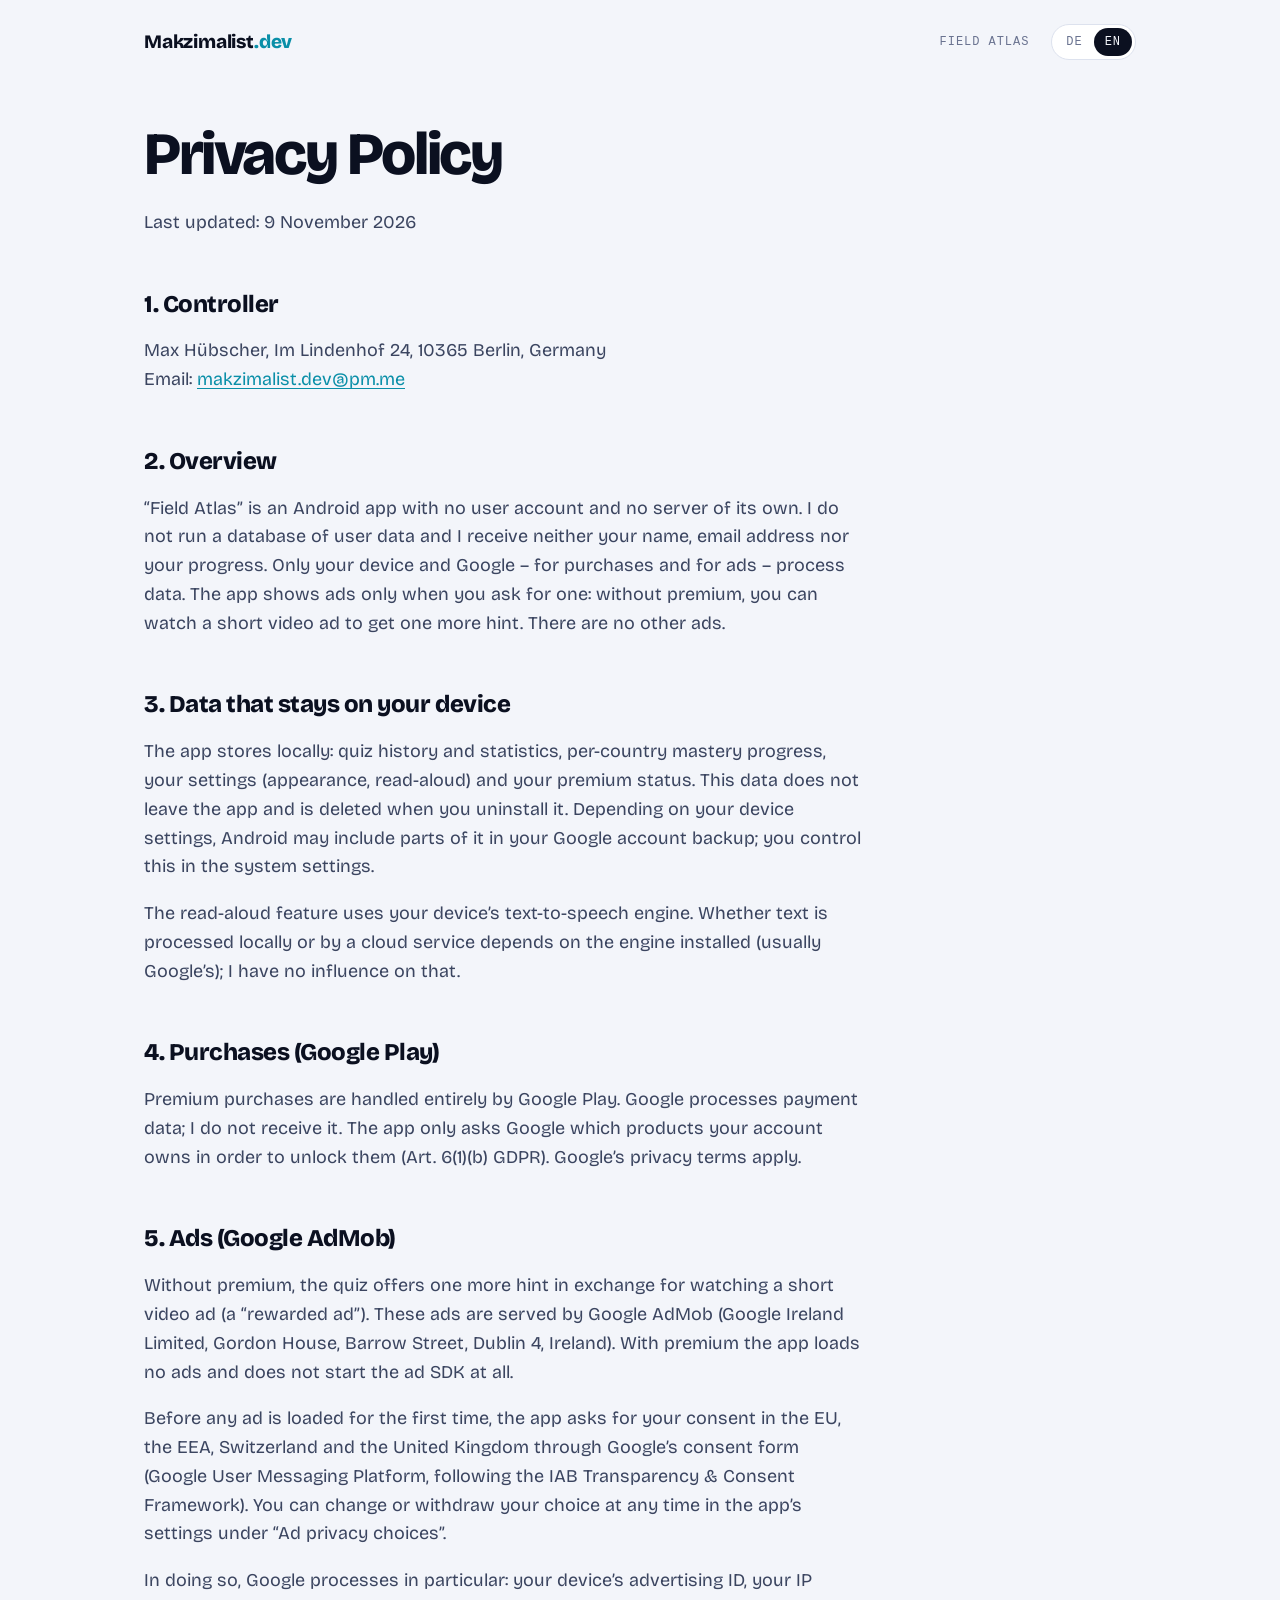
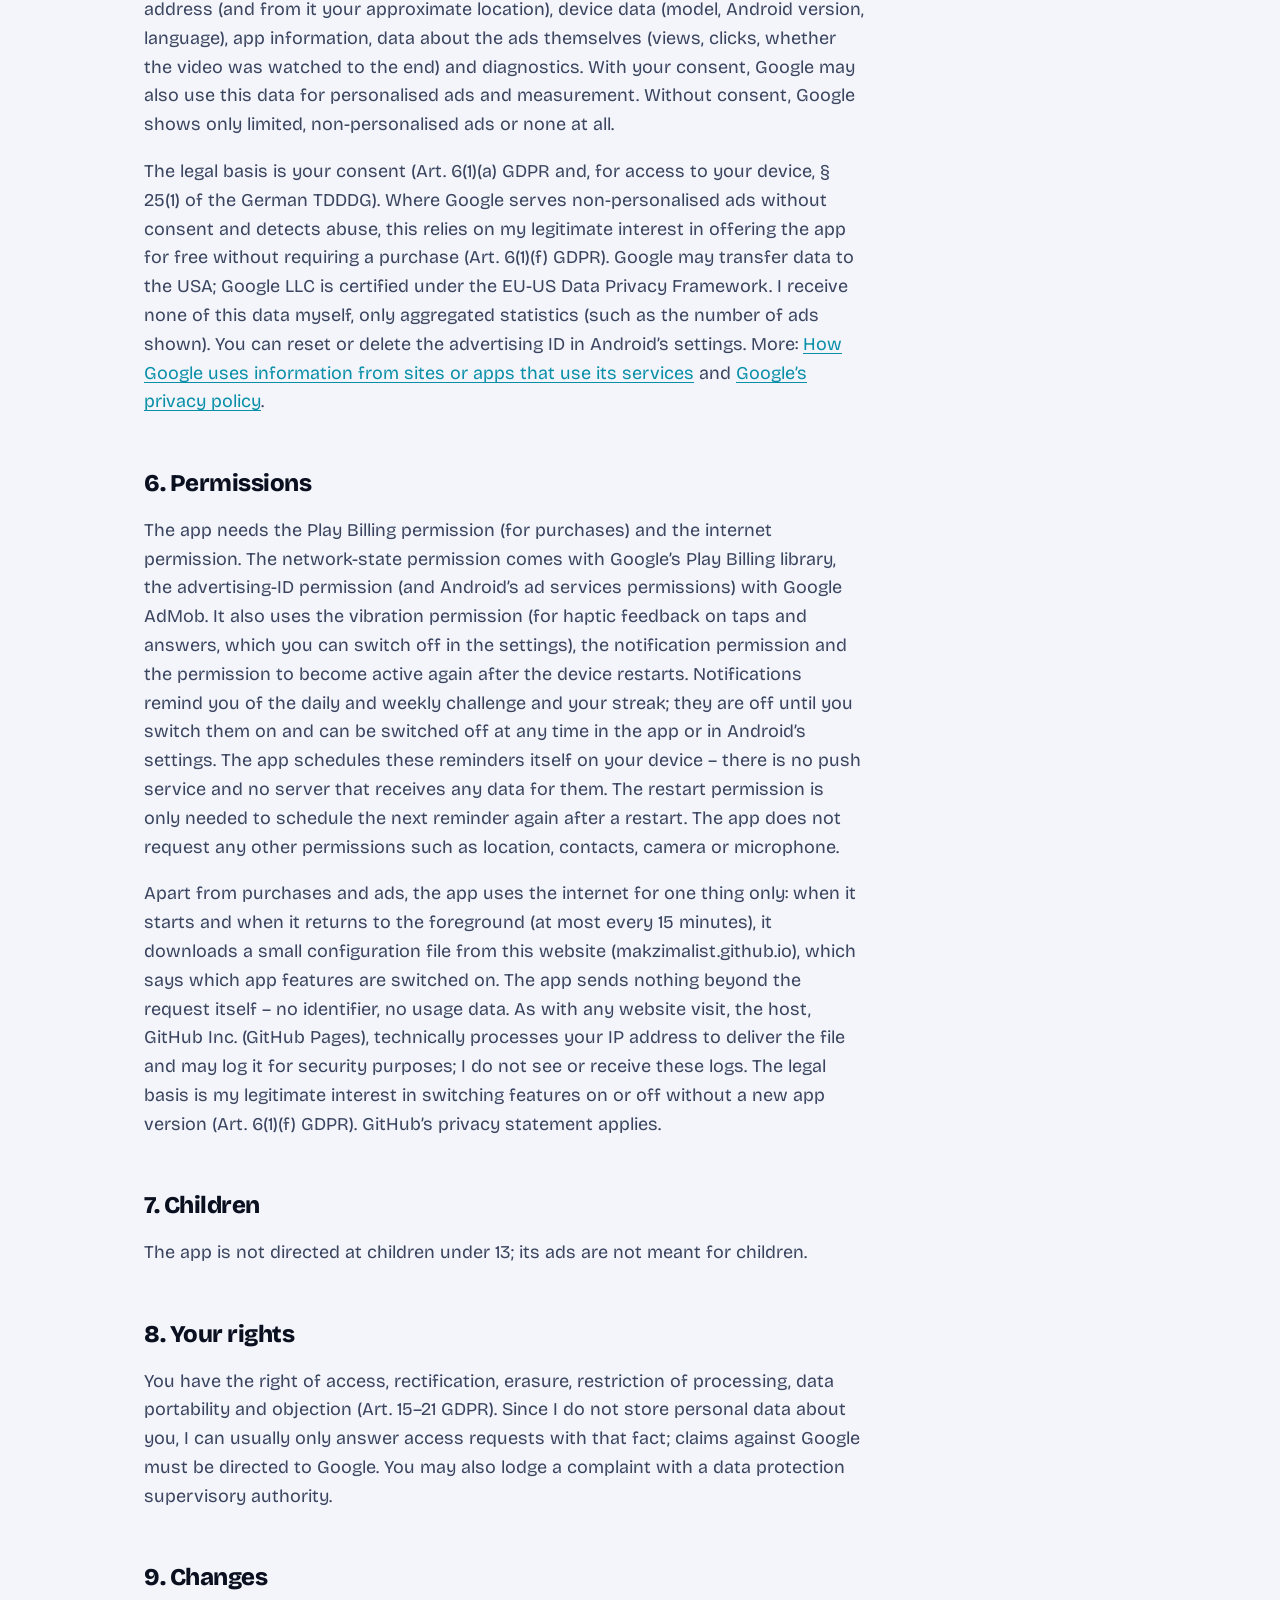
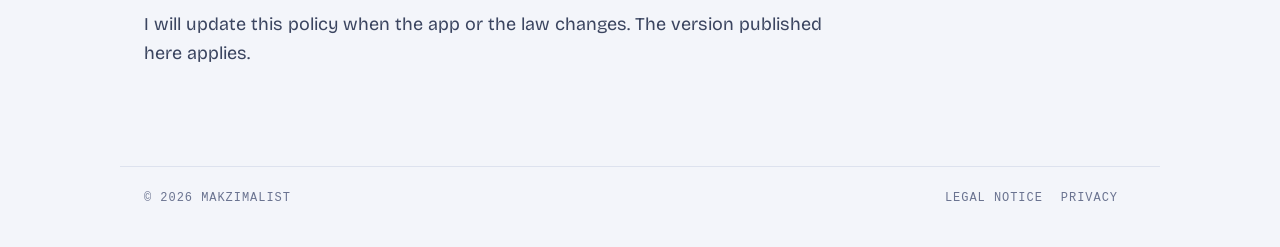
<file: apps/flags-and-capitals/de/datenschutz.html>
<!doctype html>
<html lang="de">
<head>
<meta charset="utf-8">
<meta name="viewport" content="width=device-width, initial-scale=1">
<title>Datenschutzerklärung – Field Atlas</title>
<link rel="alternate" hreflang="de" href="https://makzimalist.github.io/apps/flags-and-capitals/de/datenschutz.html">
<link rel="alternate" hreflang="en" href="https://makzimalist.github.io/apps/flags-and-capitals/en/privacy.html">
<script src="/lang.js"></script>
<link rel="icon" href="/apps/flags-and-capitals/icon.webp">
<link rel="stylesheet" href="/style.css">
</head>
<body>
<header class="top wrap">
<a class="brand" href="/">Makzimalist<i>.dev</i></a>
<div class="top-right"><a class="mono" href="/apps/flags-and-capitals/">Field Atlas</a><nav class="lang mono" aria-label="Sprache"><a aria-current="page">DE</a><a href="/apps/flags-and-capitals/en/privacy.html" hreflang="en" lang="en">EN</a></nav></div>
</header>

<main class="wrap prose">
<h1>Datenschutzerklärung</h1>
<p>Stand: 9. November 2026</p>

<h2>1. Verantwortlicher</h2>
<p>Max Hübscher, Im Lindenhof 24, 10365 Berlin, Deutschland<br>
E-Mail: <a href="mailto:&#109;&#97;&#107;&#122;&#105;&#109;&#97;&#108;&#105;&#115;&#116;&#46;&#100;&#101;&#118;&#64;&#112;&#109;&#46;&#109;&#101;">&#109;&#97;&#107;&#122;&#105;&#109;&#97;&#108;&#105;&#115;&#116;&#46;&#100;&#101;&#118;&#64;&#112;&#109;&#46;&#109;&#101;</a></p>

<h2>2. Überblick</h2>
<p>„Field Atlas“ ist eine Android-App ohne Benutzerkonto und ohne eigenen Server. Ich betreibe keine Datenbank mit Nutzerdaten und erhalte weder deinen Namen noch deine E-Mail-Adresse noch deinen Spielstand. Daten verarbeiten nur dein Gerät und Google – für Käufe und für Werbung. Die App zeigt Werbung nur auf deinen Wunsch: Wer ohne Premium spielt, kann sich für einen zusätzlichen Tipp ein kurzes Werbevideo ansehen. Andere Werbung gibt es nicht.</p>

<h2>3. Daten, die auf deinem Gerät bleiben</h2>
<p>Die App speichert lokal: Quizverlauf und Statistiken, den Lernfortschritt pro Land, deine Einstellungen (Darstellung, Vorlesen) sowie den Premium-Status. Diese Daten verlassen die App nicht. Mit der Deinstallation werden sie gelöscht. Je nach Geräteeinstellung kann Android Teile davon in die Google-Datensicherung deines Kontos aufnehmen; das steuerst du in den Systemeinstellungen.</p>
<p>Die Vorlesefunktion nutzt die Sprachausgabe deines Geräts. Ob diese Texte lokal oder über einen Cloud-Dienst verarbeitet, hängt von der installierten Sprachausgabe ab (meist Google); darauf habe ich keinen Einfluss.</p>

<h2>4. Käufe (Google Play)</h2>
<p>Premium-Käufe werden vollständig über Google Play abgewickelt. Zahlungsdaten verarbeitet Google; ich erhalte sie nicht. Die App fragt bei Google nur ab, welche Produkte dein Konto besitzt, um sie freizuschalten (Art. 6 Abs. 1 lit. b DSGVO). Es gelten die Datenschutzbestimmungen von Google.</p>

<h2>5. Werbung (Google AdMob)</h2>
<p>Ohne Premium bietet die App im Quiz an, für einen weiteren Tipp ein kurzes Werbevideo anzusehen („Rewarded Ad“). Diese Werbung liefert Google AdMob aus (Google Ireland Limited, Gordon House, Barrow Street, Dublin 4, Irland). Mit Premium lädt die App keine Werbung, und das Werbe-SDK wird gar nicht gestartet.</p>
<p>Bevor zum ersten Mal Werbung geladen wird, fragt die App in der EU, im EWR, in der Schweiz und im Vereinigten Königreich über Googles Einwilligungsformular (Google User Messaging Platform, nach dem IAB-Transparency-&amp;-Consent-Framework) nach deiner Einwilligung. Deine Auswahl kannst du jederzeit in den Einstellungen unter „Datenschutz-Einstellungen für Werbung“ ändern oder widerrufen.</p>
<p>Dabei verarbeitet Google insbesondere: die Werbe-ID deines Geräts, deine IP-Adresse (daraus der ungefähre Standort), Gerätedaten (Modell, Android-Version, Sprache), App-Informationen sowie Daten zur Werbung selbst (Aufrufe, Klicks, ob das Video zu Ende gesehen wurde) und Diagnosedaten. Mit deiner Einwilligung kann Google diese Daten auch für personalisierte Werbung und zur Messung verwenden. Ohne Einwilligung zeigt Google nur eingeschränkte, nicht personalisierte Werbung oder gar keine.</p>
<p>Rechtsgrundlage ist deine Einwilligung (Art. 6 Abs. 1 lit. a DSGVO, § 25 Abs. 1 TDDDG). Soweit Google ohne Einwilligung nicht personalisierte Werbung ausliefert und Missbrauch erkennt, stützt sich das auf mein berechtigtes Interesse, die App ohne Kaufzwang kostenlos anzubieten (Art. 6 Abs. 1 lit. f DSGVO). Google kann Daten auch in die USA übermitteln; Google LLC ist nach dem EU-US Data Privacy Framework zertifiziert. Ich selbst erhalte keine dieser Daten, nur zusammengefasste Statistiken (etwa die Zahl der Anzeigen). Die Werbe-ID kannst du in den Android-Einstellungen zurücksetzen oder löschen. Mehr dazu: <a href="https://policies.google.com/technologies/partner-sites?hl=de">Wie Google Daten von Apps verwendet, die Google-Dienste nutzen</a> und die <a href="https://policies.google.com/privacy?hl=de">Datenschutzerklärung von Google</a>.</p>

<h2>6. Berechtigungen</h2>
<p>Die App benötigt die Play-Billing-Berechtigung (für Käufe) und die Internet-Berechtigung. Die Netzwerkstatus-Berechtigung kommt mit Googles Play-Billing-Bibliothek in die App, die Berechtigung für die Werbe-ID (und Androids Werbe-Schnittstellen) mit Google AdMob. Außerdem nutzt sie die Vibrations-Berechtigung (für das Tippen und die Rückmeldung bei Antworten, abschaltbar in den Einstellungen), die Berechtigung für Benachrichtigungen und die Berechtigung, nach einem Neustart des Geräts wieder aktiv zu werden. Benachrichtigungen erinnern dich an die Tages- und Wochenherausforderung und deine Serie; sie sind aus, bis du sie einschaltest, und lassen sich jederzeit in der App oder in den Android-Einstellungen wieder abschalten. Die Erinnerungen plant die App selbst auf deinem Gerät – es gibt keinen Push-Dienst und keinen Server, der dafür Daten erhält. Die Neustart-Berechtigung braucht die App nur, um die nächste Erinnerung nach einem Neustart wieder einzuplanen. Weitere Berechtigungen, etwa für Standort, Kontakte, Kamera oder Mikrofon, fordert sie nicht an.</p>
<p>Abgesehen von Käufen und Werbung nutzt die App das Internet nur für eines: Beim Start und wenn sie wieder in den Vordergrund kommt (höchstens alle 15 Minuten), lädt sie eine kleine Konfigurationsdatei von dieser Website (makzimalist.github.io), die festlegt, welche Funktionen der App eingeschaltet sind. Dabei sendet die App nichts außer der Anfrage selbst – keine Kennung, keine Nutzungsdaten. Wie bei jedem Website-Aufruf verarbeitet der Hoster GitHub Inc. (GitHub Pages) technisch bedingt deine IP-Adresse, um die Datei auszuliefern, und kann sie zu Sicherheitszwecken protokollieren; diese Protokolle sehe und erhalte ich nicht. Rechtsgrundlage ist mein berechtigtes Interesse, Funktionen ohne neue App-Version ein- oder ausschalten zu können (Art. 6 Abs. 1 lit. f DSGVO). Es gilt die Datenschutzerklärung von GitHub.</p>

<h2>7. Kinder</h2>
<p>Die App richtet sich nicht an Kinder unter 13 Jahren; ihre Werbung ist nicht für Kinder bestimmt.</p>

<h2>8. Deine Rechte</h2>
<p>Du hast das Recht auf Auskunft, Berichtigung, Löschung, Einschränkung der Verarbeitung, Datenübertragbarkeit und Widerspruch (Art. 15–21 DSGVO). Da ich keine personenbezogenen Daten von dir speichere, kann ich dir Auskunft meist nur über deine Anfrage selbst geben; Ansprüche gegenüber Google richtest du an Google. Du kannst dich außerdem bei einer Datenschutz-Aufsichtsbehörde beschweren, etwa der Behörde deines Wohnorts.</p>

<h2>9. Änderungen</h2>
<p>Ich passe diese Erklärung an, wenn sich die App oder die Rechtslage ändert. Es gilt die jeweils hier veröffentlichte Fassung.</p>
</main>

<footer class="foot wrap mono">
<span>© 2026 Makzimalist</span>
<span><a href="/de/impressum.html">Impressum</a><a href="/de/datenschutz.html">Datenschutz</a></span>
</footer>
</body>
</html>
</file>
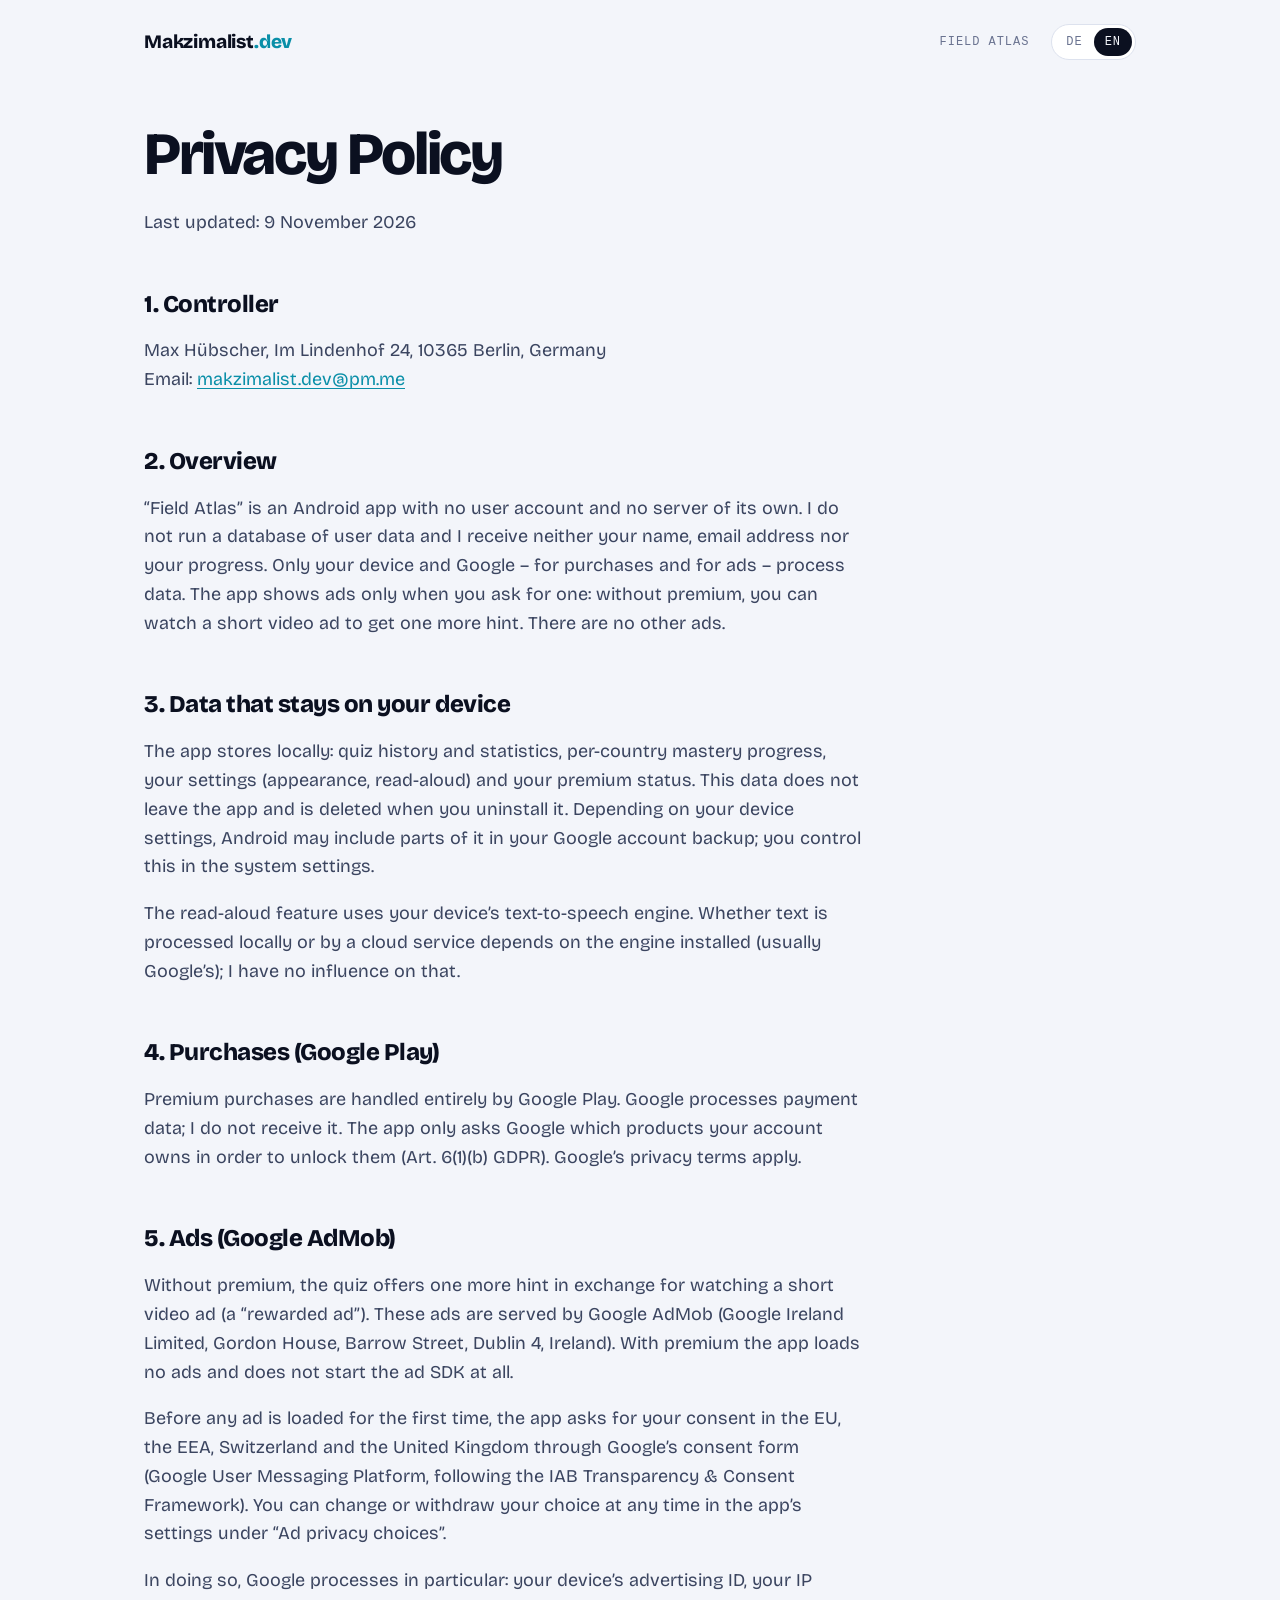
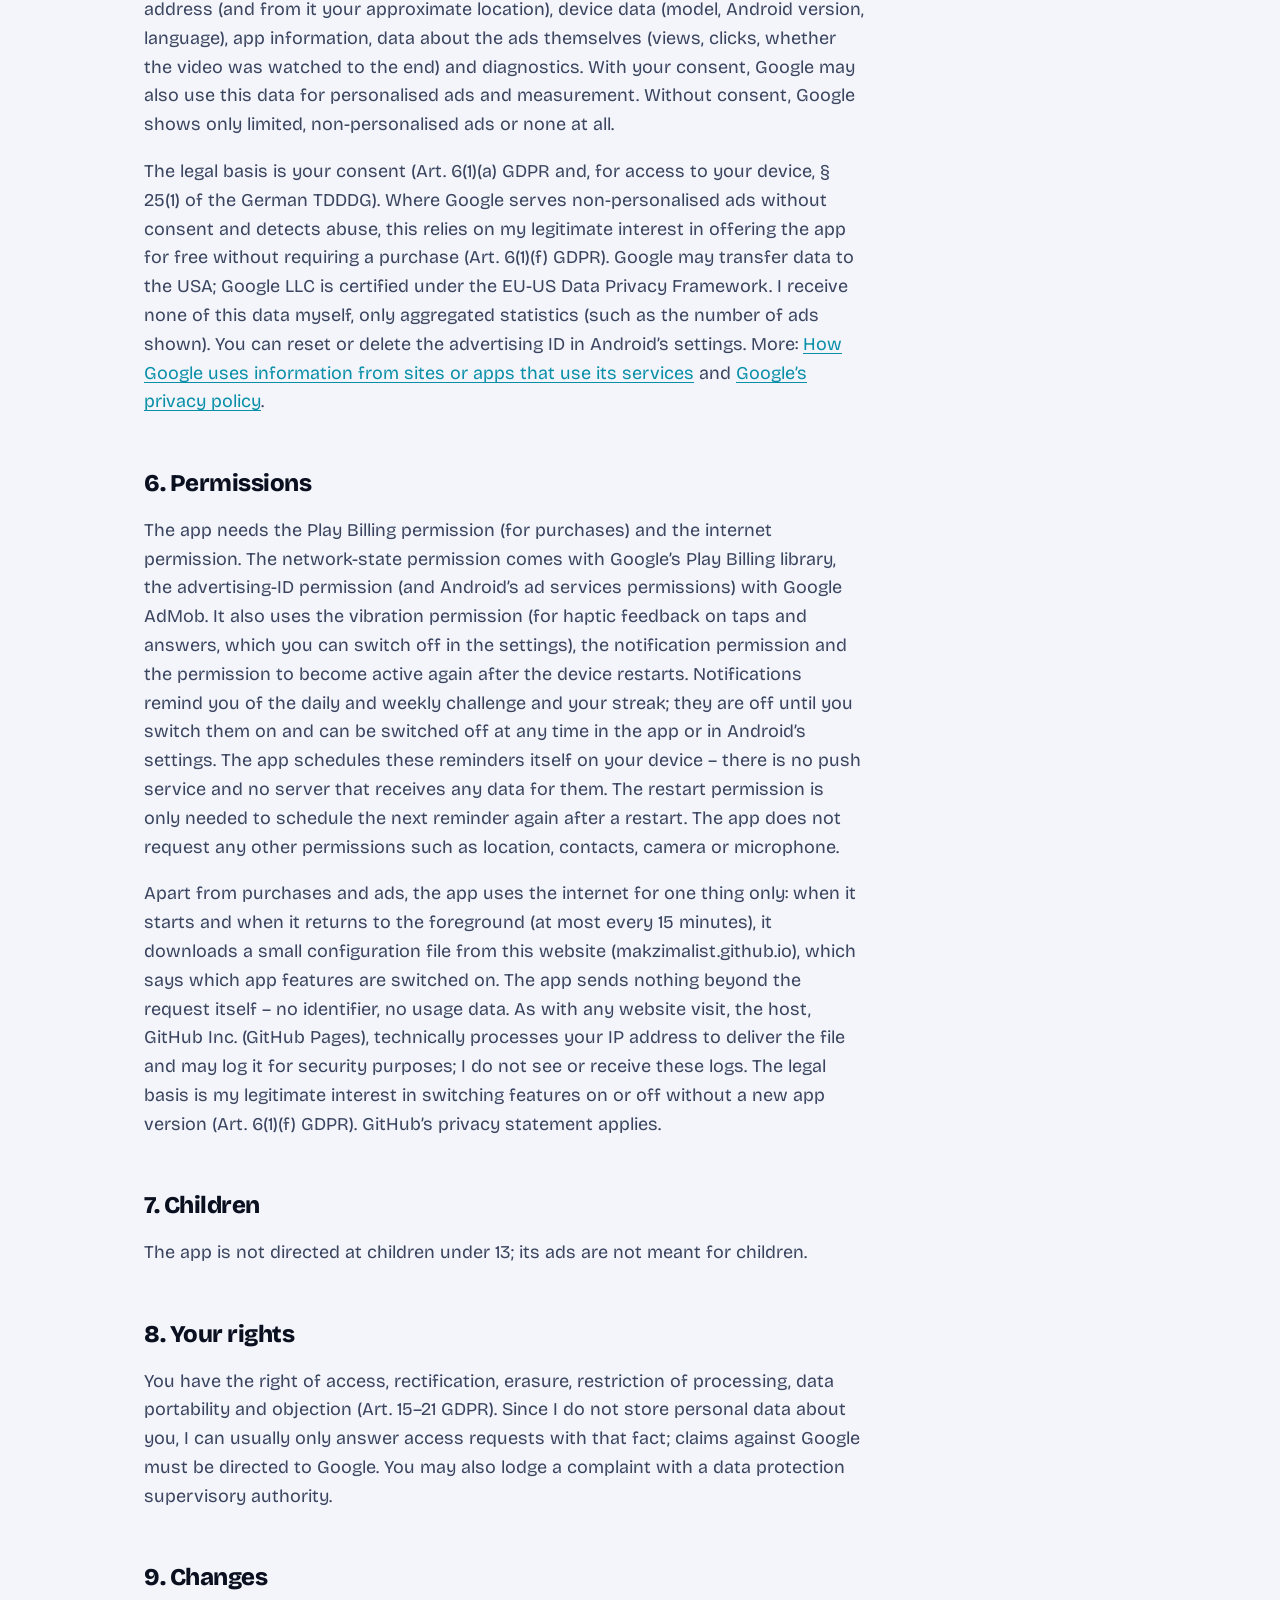
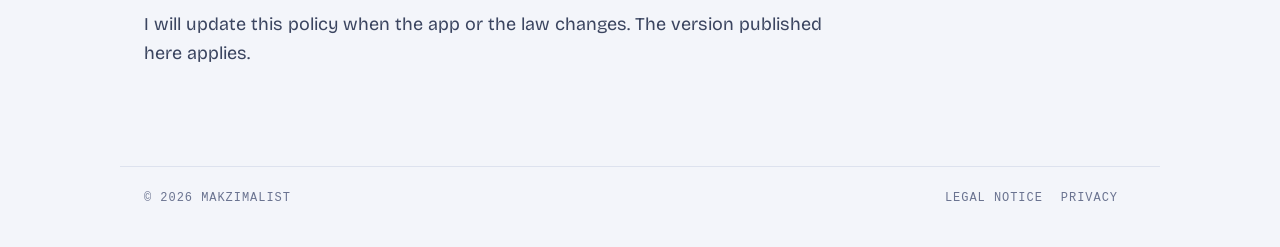
<file: apps/flags-and-capitals/en/privacy.html>
<!doctype html>
<html lang="en">
<head>
<meta charset="utf-8">
<meta name="viewport" content="width=device-width, initial-scale=1">
<title>Privacy Policy – Field Atlas</title>
<link rel="alternate" hreflang="de" href="https://makzimalist.github.io/apps/flags-and-capitals/de/datenschutz.html">
<link rel="alternate" hreflang="en" href="https://makzimalist.github.io/apps/flags-and-capitals/en/privacy.html">
<script src="/lang.js"></script>
<link rel="icon" href="/apps/flags-and-capitals/icon.webp">
<link rel="stylesheet" href="/style.css">
</head>
<body>
<header class="top wrap">
<a class="brand" href="/en/">Makzimalist<i>.dev</i></a>
<div class="top-right"><a class="mono" href="/apps/flags-and-capitals/en/">Field Atlas</a><nav class="lang mono" aria-label="Language"><a href="/apps/flags-and-capitals/de/datenschutz.html" hreflang="de" lang="de">DE</a><a aria-current="page">EN</a></nav></div>
</header>

<main class="wrap prose">
<h1>Privacy Policy</h1>
<p>Last updated: 9 November 2026</p>

<h2>1. Controller</h2>
<p>Max Hübscher, Im Lindenhof 24, 10365 Berlin, Germany<br>
Email: <a href="mailto:&#109;&#97;&#107;&#122;&#105;&#109;&#97;&#108;&#105;&#115;&#116;&#46;&#100;&#101;&#118;&#64;&#112;&#109;&#46;&#109;&#101;">&#109;&#97;&#107;&#122;&#105;&#109;&#97;&#108;&#105;&#115;&#116;&#46;&#100;&#101;&#118;&#64;&#112;&#109;&#46;&#109;&#101;</a></p>

<h2>2. Overview</h2>
<p>“Field Atlas” is an Android app with no user account and no server of its own. I do not run a database of user data and I receive neither your name, email address nor your progress. Only your device and Google – for purchases and for ads – process data. The app shows ads only when you ask for one: without premium, you can watch a short video ad to get one more hint. There are no other ads.</p>

<h2>3. Data that stays on your device</h2>
<p>The app stores locally: quiz history and statistics, per-country mastery progress, your settings (appearance, read-aloud) and your premium status. This data does not leave the app and is deleted when you uninstall it. Depending on your device settings, Android may include parts of it in your Google account backup; you control this in the system settings.</p>
<p>The read-aloud feature uses your device’s text-to-speech engine. Whether text is processed locally or by a cloud service depends on the engine installed (usually Google’s); I have no influence on that.</p>

<h2>4. Purchases (Google Play)</h2>
<p>Premium purchases are handled entirely by Google Play. Google processes payment data; I do not receive it. The app only asks Google which products your account owns in order to unlock them (Art. 6(1)(b) GDPR). Google’s privacy terms apply.</p>

<h2>5. Ads (Google AdMob)</h2>
<p>Without premium, the quiz offers one more hint in exchange for watching a short video ad (a “rewarded ad”). These ads are served by Google AdMob (Google Ireland Limited, Gordon House, Barrow Street, Dublin 4, Ireland). With premium the app loads no ads and does not start the ad SDK at all.</p>
<p>Before any ad is loaded for the first time, the app asks for your consent in the EU, the EEA, Switzerland and the United Kingdom through Google’s consent form (Google User Messaging Platform, following the IAB Transparency &amp; Consent Framework). You can change or withdraw your choice at any time in the app’s settings under “Ad privacy choices”.</p>
<p>In doing so, Google processes in particular: your device’s advertising ID, your IP address (and from it your approximate location), device data (model, Android version, language), app information, data about the ads themselves (views, clicks, whether the video was watched to the end) and diagnostics. With your consent, Google may also use this data for personalised ads and measurement. Without consent, Google shows only limited, non-personalised ads or none at all.</p>
<p>The legal basis is your consent (Art. 6(1)(a) GDPR and, for access to your device, § 25(1) of the German TDDDG). Where Google serves non-personalised ads without consent and detects abuse, this relies on my legitimate interest in offering the app for free without requiring a purchase (Art. 6(1)(f) GDPR). Google may transfer data to the USA; Google LLC is certified under the EU-US Data Privacy Framework. I receive none of this data myself, only aggregated statistics (such as the number of ads shown). You can reset or delete the advertising ID in Android’s settings. More: <a href="https://policies.google.com/technologies/partner-sites">How Google uses information from sites or apps that use its services</a> and <a href="https://policies.google.com/privacy">Google’s privacy policy</a>.</p>

<h2>6. Permissions</h2>
<p>The app needs the Play Billing permission (for purchases) and the internet permission. The network-state permission comes with Google’s Play Billing library, the advertising-ID permission (and Android’s ad services permissions) with Google AdMob. It also uses the vibration permission (for haptic feedback on taps and answers, which you can switch off in the settings), the notification permission and the permission to become active again after the device restarts. Notifications remind you of the daily and weekly challenge and your streak; they are off until you switch them on and can be switched off at any time in the app or in Android’s settings. The app schedules these reminders itself on your device – there is no push service and no server that receives any data for them. The restart permission is only needed to schedule the next reminder again after a restart. The app does not request any other permissions such as location, contacts, camera or microphone.</p>
<p>Apart from purchases and ads, the app uses the internet for one thing only: when it starts and when it returns to the foreground (at most every 15 minutes), it downloads a small configuration file from this website (makzimalist.github.io), which says which app features are switched on. The app sends nothing beyond the request itself – no identifier, no usage data. As with any website visit, the host, GitHub Inc. (GitHub Pages), technically processes your IP address to deliver the file and may log it for security purposes; I do not see or receive these logs. The legal basis is my legitimate interest in switching features on or off without a new app version (Art. 6(1)(f) GDPR). GitHub’s privacy statement applies.</p>

<h2>7. Children</h2>
<p>The app is not directed at children under 13; its ads are not meant for children.</p>

<h2>8. Your rights</h2>
<p>You have the right of access, rectification, erasure, restriction of processing, data portability and objection (Art. 15–21 GDPR). Since I do not store personal data about you, I can usually only answer access requests with that fact; claims against Google must be directed to Google. You may also lodge a complaint with a data protection supervisory authority.</p>

<h2>9. Changes</h2>
<p>I will update this policy when the app or the law changes. The version published here applies.</p>
</main>

<footer class="foot wrap mono">
<span>© 2026 Makzimalist</span>
<span><a href="/en/legal-notice.html">Legal notice</a><a href="/en/privacy.html">Privacy</a></span>
</footer>
</body>
</html>
</file>
<file: style.css>
@font-face { font-family:"Bricolage Grotesque"; src:url("/fonts/bricolage_grotesque.ttf") format("truetype"); font-weight:200 800; font-stretch:75% 100%; font-display:swap; }
@property --a { syntax:"<angle>"; inherits:false; initial-value:0deg; }

:root { --bg:#f3f5fa; --surface:#fff; --ink:#0b1020; --soft:#3b4560; --mute:#6a7390; --line:#dde2ee; --neon:#0a8fa8; --neon2:#6a55f5; --glow:color-mix(in srgb, var(--neon) 25%, transparent); }
@media (prefers-color-scheme: dark) {
  :root { --bg:#05070d; --surface:#0b0f1a; --ink:#eef3ff; --soft:#b9c3db; --mute:#7d88a3; --line:#1a2236; --neon:#5ef2ff; --neon2:#7c6bff; --glow:color-mix(in srgb, var(--neon) 45%, transparent); }
}
* { box-sizing:border-box; }
body { margin:0; background:var(--bg); color:var(--ink); font:400 18px/1.6 "Bricolage Grotesque", system-ui, sans-serif; min-height:100vh; display:flex; flex-direction:column; }
a { color:inherit; }
.mono { font:400 12px/1.5 ui-monospace, "SF Mono", Menlo, Consolas, monospace; letter-spacing:.08em; text-transform:uppercase; }
.wrap { width:100%; max-width:1040px; margin:0 auto; padding:0 24px; }
.neon { color:var(--neon); text-shadow:0 0 18px var(--glow), 0 0 48px var(--glow); }
.label { color:var(--neon); display:block; margin-bottom:16px; }
main { flex:1; }

/* Header + footer */
.top { display:flex; justify-content:space-between; align-items:center; gap:16px; padding-top:24px; padding-bottom:24px; }
.top .brand { font-weight:800; font-size:19px; text-decoration:none; letter-spacing:-.01em; }
.top .brand i { font-style:normal; color:var(--neon); }
.top-right { display:flex; align-items:center; gap:22px; }
.top-right > a { white-space:nowrap; text-decoration:none; color:var(--mute); transition:color .2s; }
.top-right > a:hover { color:var(--neon); }
.lang { display:flex; padding:3px; border:1px solid var(--line); border-radius:999px; background:var(--surface); }
.top .lang a { margin:0; padding:5px 11px; border-radius:999px; text-decoration:none; color:var(--mute); }
.top .lang a[href]:hover { color:var(--neon); }
.top .lang a[aria-current] { background:var(--ink); color:var(--bg); }
.foot {border-top:1px solid var(--line); padding-top:22px; padding-bottom:40px; display:flex; flex-wrap:wrap; justify-content:space-between; gap:12px; color:var(--mute); }
.foot a { margin-right:18px; text-decoration:none; }
.foot a:hover { color:var(--neon); }

/* Home */
.intro { padding:72px 0 56px; }
.intro h1 { font-weight:800; font-size:clamp(44px, 7vw, 92px); line-height:.95; letter-spacing:-.045em; margin:0 0 24px; max-width:13ch; }
.intro .facts { padding:0; }
.apps { padding-bottom:72px; display:grid; gap:16px; }
.apps .label { margin-bottom:0; }
.about { display:grid; grid-template-columns:1fr 1fr; gap:48px; padding:48px 0 80px; border-top:1px solid var(--line); }
.about p { color:var(--soft); margin:0 0 .8em; font-size:19px; }
.mail { font-weight:500; font-size:clamp(20px, 2.4vw, 28px); text-decoration:none; border-bottom:1px solid var(--neon); }
.mail:hover { color:var(--neon); text-shadow:0 0 16px var(--glow); }

/* App cell: card with a slowly rotating gradient border */
.cell { position:relative; display:grid; grid-template-columns:auto 1fr auto; gap:32px; align-items:center; padding:32px; border-radius:28px; text-decoration:none; background:var(--surface); isolation:isolate; animation:spin 8s linear infinite; }
.cell::before { content:""; position:absolute; inset:0; border-radius:inherit; padding:1px; background:conic-gradient(from var(--a), var(--line) 0 60%, var(--neon2), var(--neon), var(--line) 85% 100%); -webkit-mask:linear-gradient(#000 0 0) content-box, linear-gradient(#000 0 0); -webkit-mask-composite:xor; mask-composite:exclude; z-index:-1; }
.cell::after { content:""; position:absolute; inset:0; border-radius:inherit; z-index:-2; box-shadow:0 30px 80px -40px var(--glow); }
@keyframes spin { to { --a:360deg; } }
.cell img { width:112px; height:112px; border-radius:26px; box-shadow:0 20px 60px -12px var(--glow); transition:transform .5s cubic-bezier(.2,.7,.2,1); }
a.cell:hover img { transform:rotate(-6deg) scale(1.05); }
.cell h2, .cell h1 { font-weight:800; font-size:clamp(32px, 4.6vw, 56px); letter-spacing:-.035em; line-height:1; margin:10px 0; }
.cell p { margin:0; color:var(--soft); max-width:46ch; }
.go { width:60px; height:60px; border-radius:50%; border:1px solid var(--line); display:flex; align-items:center; justify-content:center; font-size:22px; transition:all .3s; }
a.cell:hover .go { background:var(--neon); color:var(--bg); border-color:var(--neon); box-shadow:0 0 30px var(--glow); }
.chip { display:inline-flex; align-items:center; gap:8px; color:var(--neon); }
.chip::before { content:""; width:7px; height:7px; border-radius:50%; background:var(--neon); box-shadow:0 0 10px var(--neon); animation:blink 1.6s infinite; }
@keyframes blink { 50% { opacity:.3; } }

/* App page */
.app-top { padding:40px 0 24px; }
.cell.hero { grid-template-columns:auto 1fr; padding:40px; animation-duration:10s; }
.cell.hero img { width:140px; height:140px; border-radius:32px; }
.cell.hero h1 { font-size:clamp(40px, 6.4vw, 80px); }
.cell .en { margin-top:8px; color:var(--mute); font-size:16px; }
.actions { display:flex; flex-wrap:wrap; gap:10px; margin-top:24px; }
.btn { display:inline-flex; align-items:center; padding:13px 24px; border-radius:999px; background:var(--ink); color:var(--bg); text-decoration:none; font-weight:500; transition:background .25s, box-shadow .25s; }
.btn:hover { background:var(--neon); color:#05070d; box-shadow:0 0 30px var(--glow); }
.btn.ghost { background:transparent; color:var(--ink); border:1px solid var(--line); }
.btn.ghost:hover { border-color:var(--neon); color:var(--neon); box-shadow:none; }
.btn.soon { background:transparent; color:var(--mute); border:1px dashed var(--line); cursor:default; }
.btn.soon:hover { box-shadow:none; }
.facts { display:flex; flex-wrap:wrap; gap:10px; padding:8px 0 48px; list-style:none; margin:0; }
.facts li { padding:8px 14px; border:1px solid var(--line); border-radius:999px; color:var(--soft); background:var(--surface); }
.facts li b { color:var(--ink); font-weight:500; }
.facts .has-pop { padding:0; transition:border-color .25s, box-shadow .25s; }
.facts .has-pop:hover { border-color:var(--neon); box-shadow:0 0 24px -8px var(--glow); }
.pop-btn { font:inherit; letter-spacing:inherit; text-transform:inherit; color:inherit; background:none; border:0; padding:8px 14px; cursor:pointer; border-radius:inherit; }
.pop-btn span { color:var(--neon); }

/* Languages pop-up: a passport-style page of language stamps */
.langs-pop { width:min(480px, calc(100vw - 32px)); max-height:calc(100dvh - 32px); overflow:auto; margin:auto; padding:24px; border:1px solid var(--line); border-radius:24px; background:var(--surface); color:var(--ink); box-shadow:0 30px 80px -30px var(--glow); font:400 16px/1.5 "Bricolage Grotesque", system-ui, sans-serif; letter-spacing:normal; text-transform:none; }
.langs-pop::backdrop { background:color-mix(in srgb, var(--bg) 60%, transparent); backdrop-filter:blur(6px); }
.langs-pop:popover-open { animation:pop-in .28s cubic-bezier(.2,.7,.2,1); }
.langs-pop header { display:flex; align-items:center; justify-content:space-between; }
.langs-pop h2 { margin:0; font-size:24px; font-weight:500; }
.langs-pop header button { width:36px; height:36px; border-radius:50%; border:1px solid var(--line); background:none; color:var(--mute); font:inherit; cursor:pointer; }
.langs-pop header button:hover { color:var(--neon); border-color:var(--neon); }
.langs-pop p { margin:2px 0 18px; color:var(--mute); }
.langs-pop ul { list-style:none; margin:0; padding:0; display:grid; grid-template-columns:1fr 1fr; gap:8px; }
.langs-pop li { display:flex; align-items:center; gap:10px; padding:8px 10px; border:1px dashed var(--line); border-radius:12px; color:var(--soft); animation:stamp .4s cubic-bezier(.2,.7,.2,1) both; animation-delay:calc(var(--i) * 25ms); }
.langs-pop li span { flex:0 0 auto; min-width:4.8em; padding:2px 6px; border:1.5px solid var(--neon); border-radius:6px; color:var(--neon); text-align:center; }
@keyframes pop-in { from { opacity:0; transform:translateY(12px) scale(.97); } }
@keyframes stamp { from { opacity:0; transform:scale(1.15); } }
.langs-pop li:last-child:nth-child(odd) { grid-column:1 / -1; }
@media (max-width:480px) { .langs-pop { padding:20px; } .langs-pop li { flex-direction:column; align-items:flex-start; gap:6px; } }
.feats { display:grid; grid-template-columns:1fr 1fr; gap:16px; padding-bottom:80px; }
.feat { background:var(--surface); border:1px solid var(--line); border-radius:22px; padding:26px; transition:border-color .3s, box-shadow .3s; }
.feat:hover { border-color:color-mix(in srgb, var(--neon) 60%, var(--line)); box-shadow:0 0 40px -16px var(--glow); }
.feat .n { color:var(--neon); }
.feat h3 { font-weight:800; font-size:26px; letter-spacing:-.025em; line-height:1.1; margin:10px 0 8px; }
.feat p { margin:0; color:var(--soft); font-size:17px; }
.pp-badge { margin:0; padding-bottom:48px; }

.shots { display:flex; gap:16px; overflow-x:auto; scroll-snap-type:x mandatory; padding:0 0 20px; margin:0 0 40px; scrollbar-width:thin; scrollbar-color:var(--line) transparent; }
.shots img { flex:0 0 auto; width:min(240px, 62vw); height:auto; border-radius:20px; scroll-snap-align:start; border:1px solid var(--line); }

/* Legal pages */
.prose { padding-top:40px; padding-bottom:80px; }
.prose > * { max-width:720px; }
.prose h1 { font-weight:800; font-size:clamp(30px, 5.5vw, 60px); overflow-wrap:break-word; hyphens:auto; line-height:1; letter-spacing:-.04em; margin:0 0 24px; }
.prose h2 { font-weight:800; font-size:24px; letter-spacing:-.02em; line-height:1.2; margin:2.2em 0 .5em; }
.prose h3 { font-weight:800; font-size:19px; margin:1.6em 0 .4em; }
.prose p, .prose li { color:var(--soft); }
.prose strong { color:var(--ink); }
.prose a { color:var(--neon); text-underline-offset:3px; }
.prose ul, .prose ol { padding-left:1.2em; }
.prose table { width:100%; border-collapse:collapse; margin:1em 0; font-size:16px; }
.prose th, .prose td { text-align:left; padding:8px 10px; border-bottom:1px solid var(--line); vertical-align:top; }

@media (max-width:720px) {
  .intro { padding:40px 0; }
  .cell, .cell.hero { grid-template-columns:1fr; gap:20px; padding:24px; }
  .cell img { width:80px; height:80px; border-radius:20px; }
  .cell.hero img { width:96px; height:96px; border-radius:22px; }
  .go { display:none; }
  .top-right { gap:12px; }
  .about, .feats { grid-template-columns:1fr; gap:16px; }
}
@media (max-width:420px) { .top-right > a { display:none; } }
@media (prefers-reduced-motion: reduce) { *, *::before, *::after { animation:none !important; transition:none !important; } }
</file>
